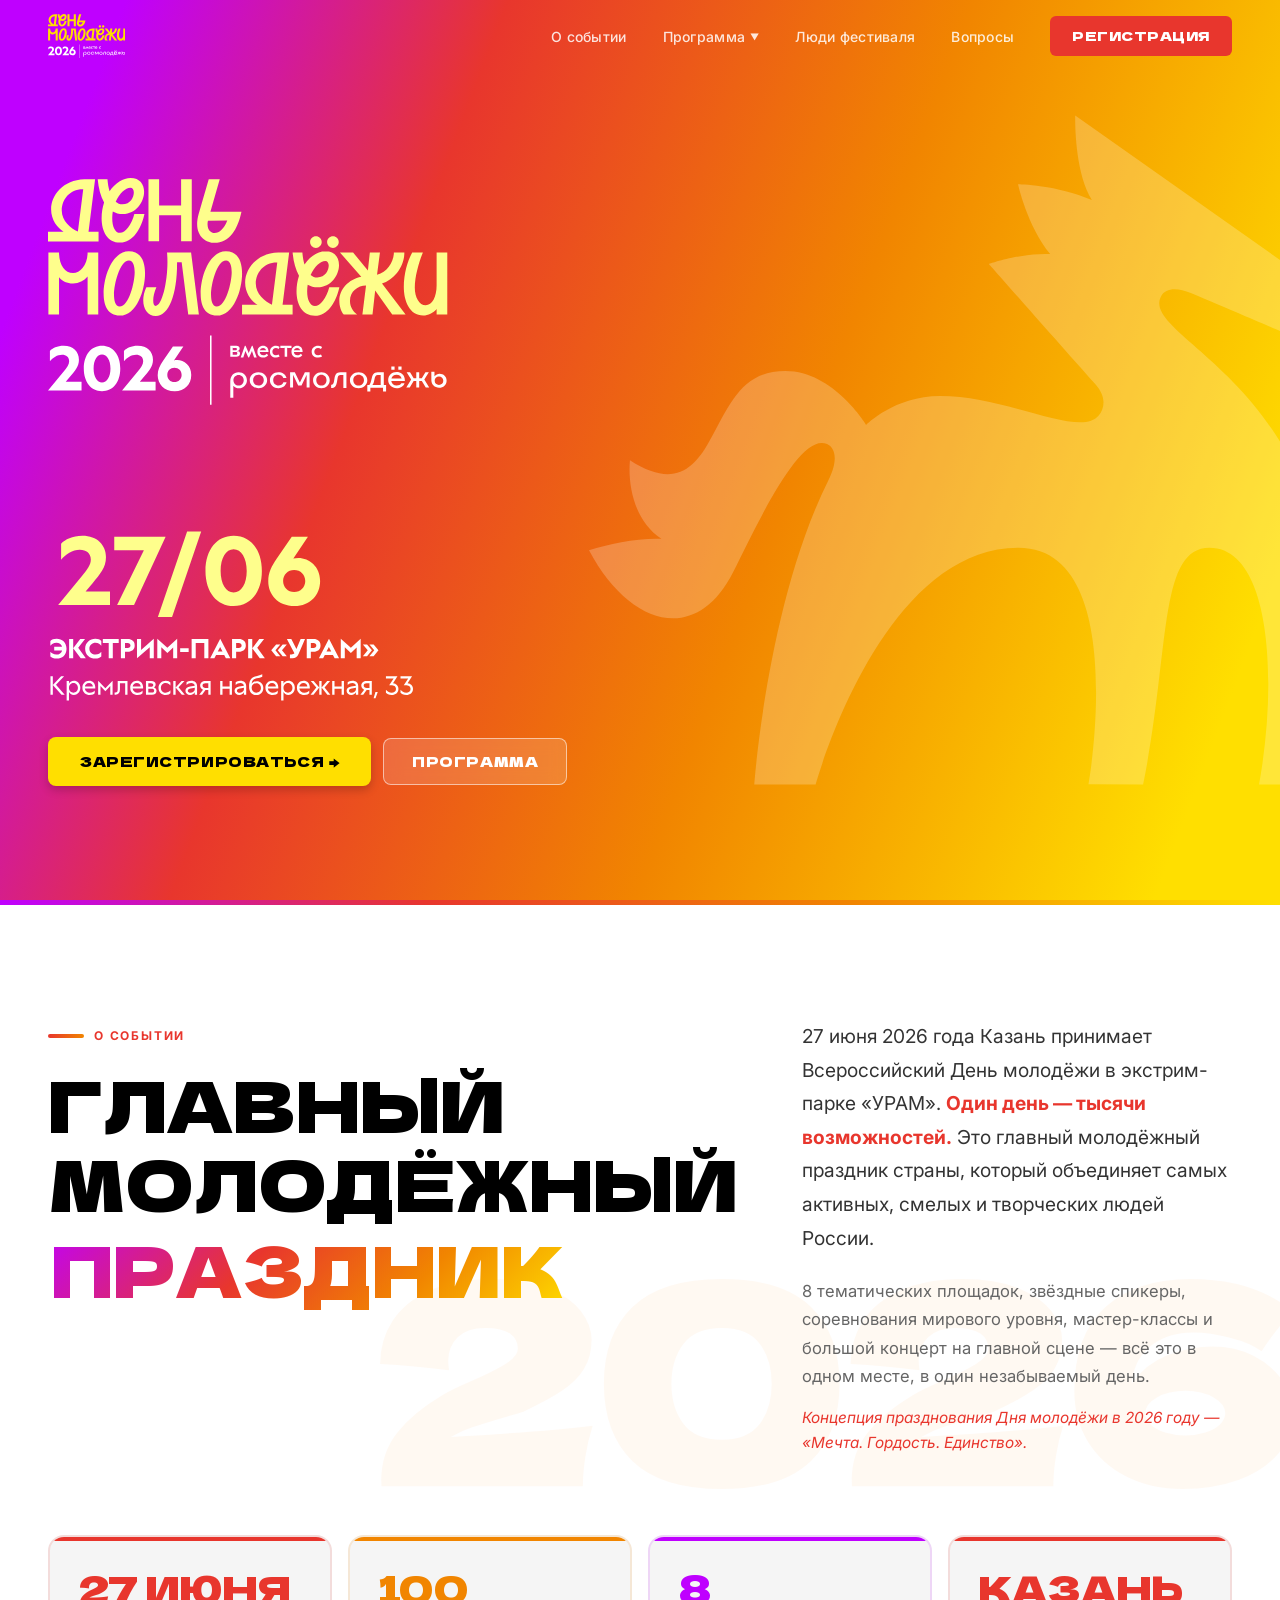
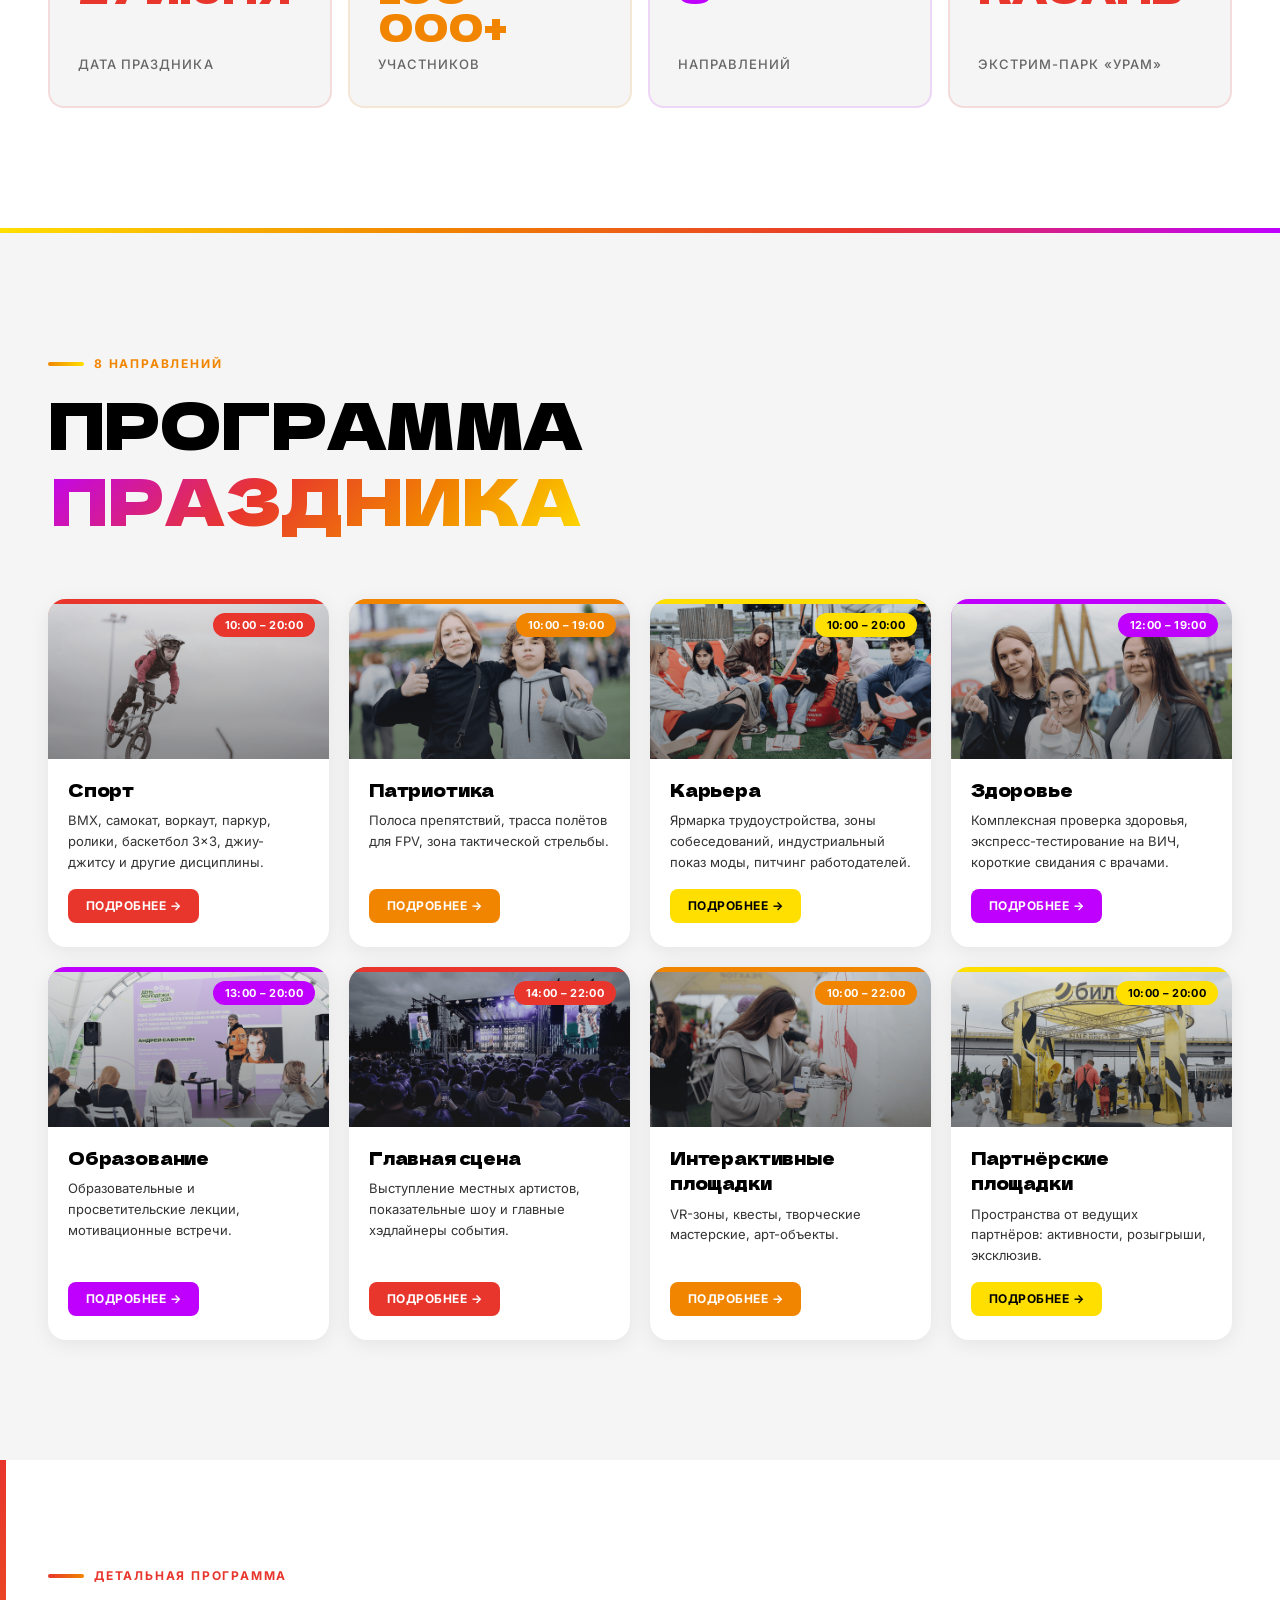
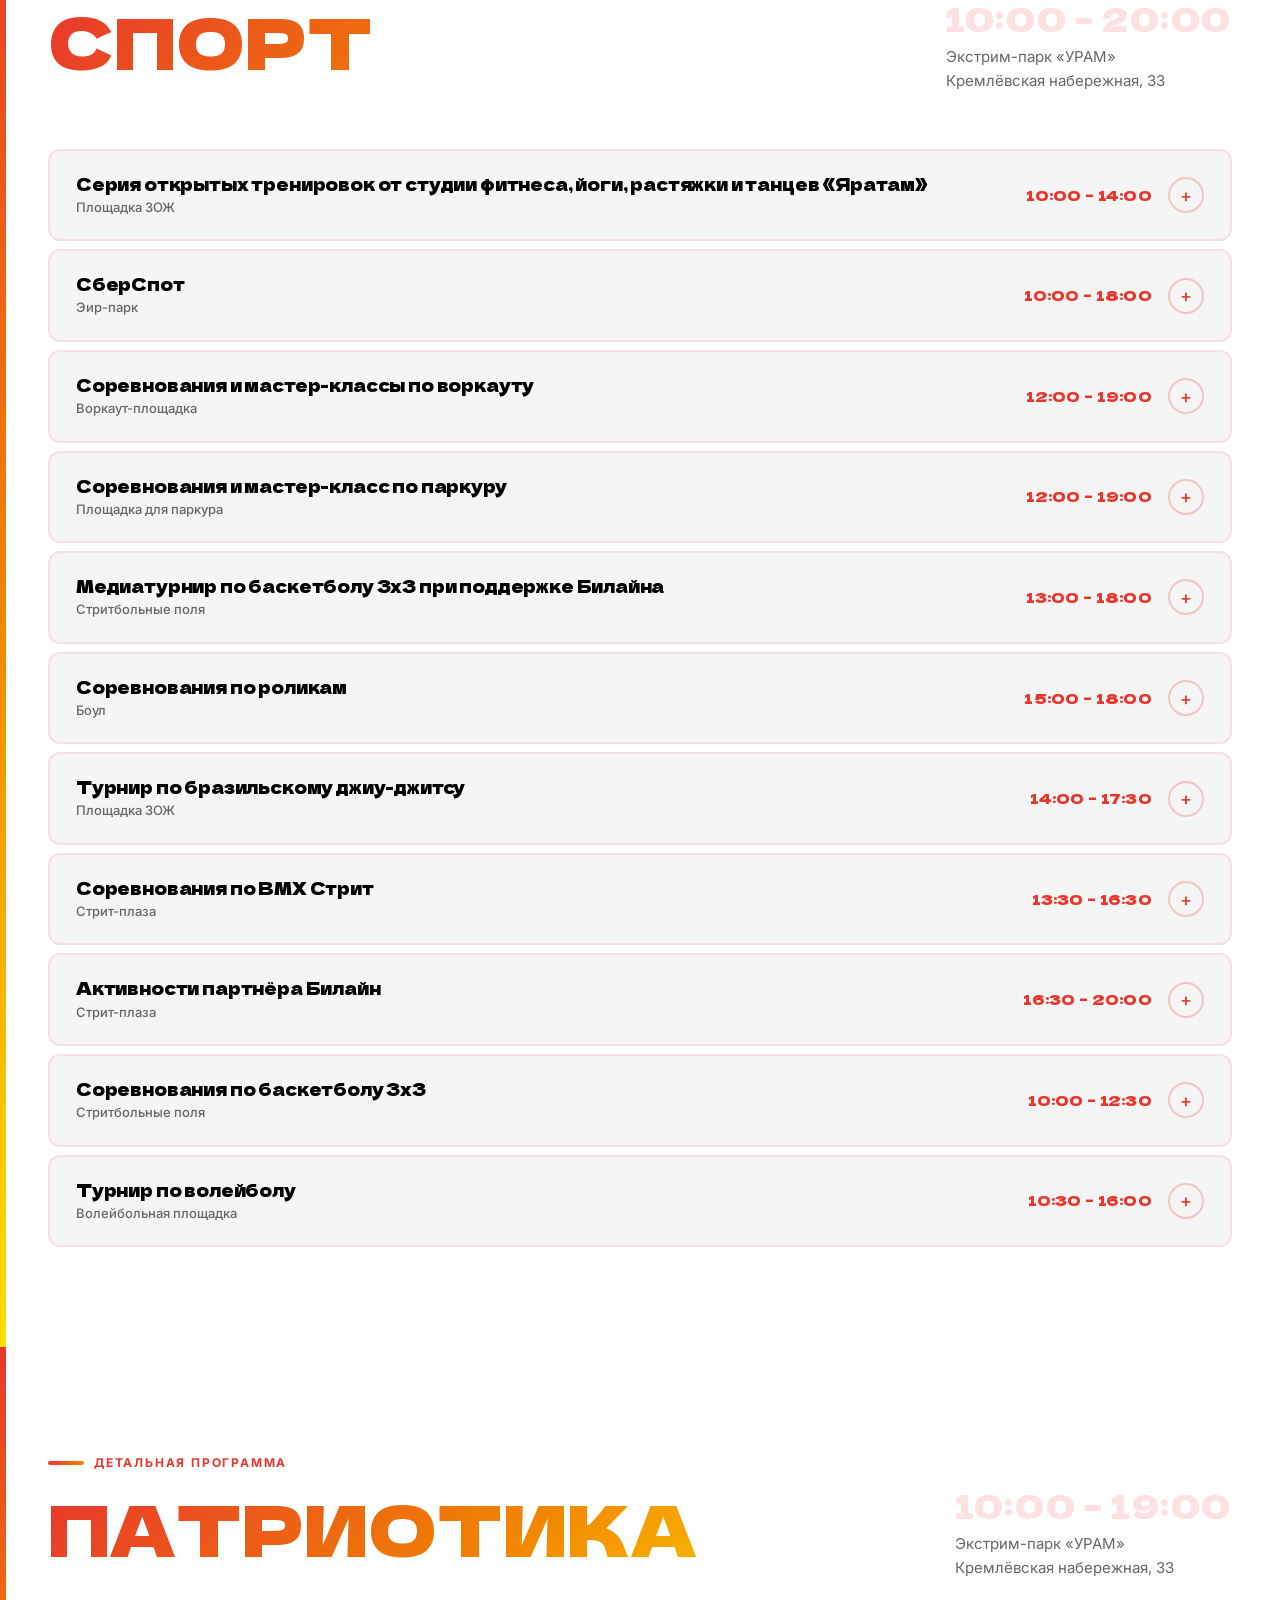
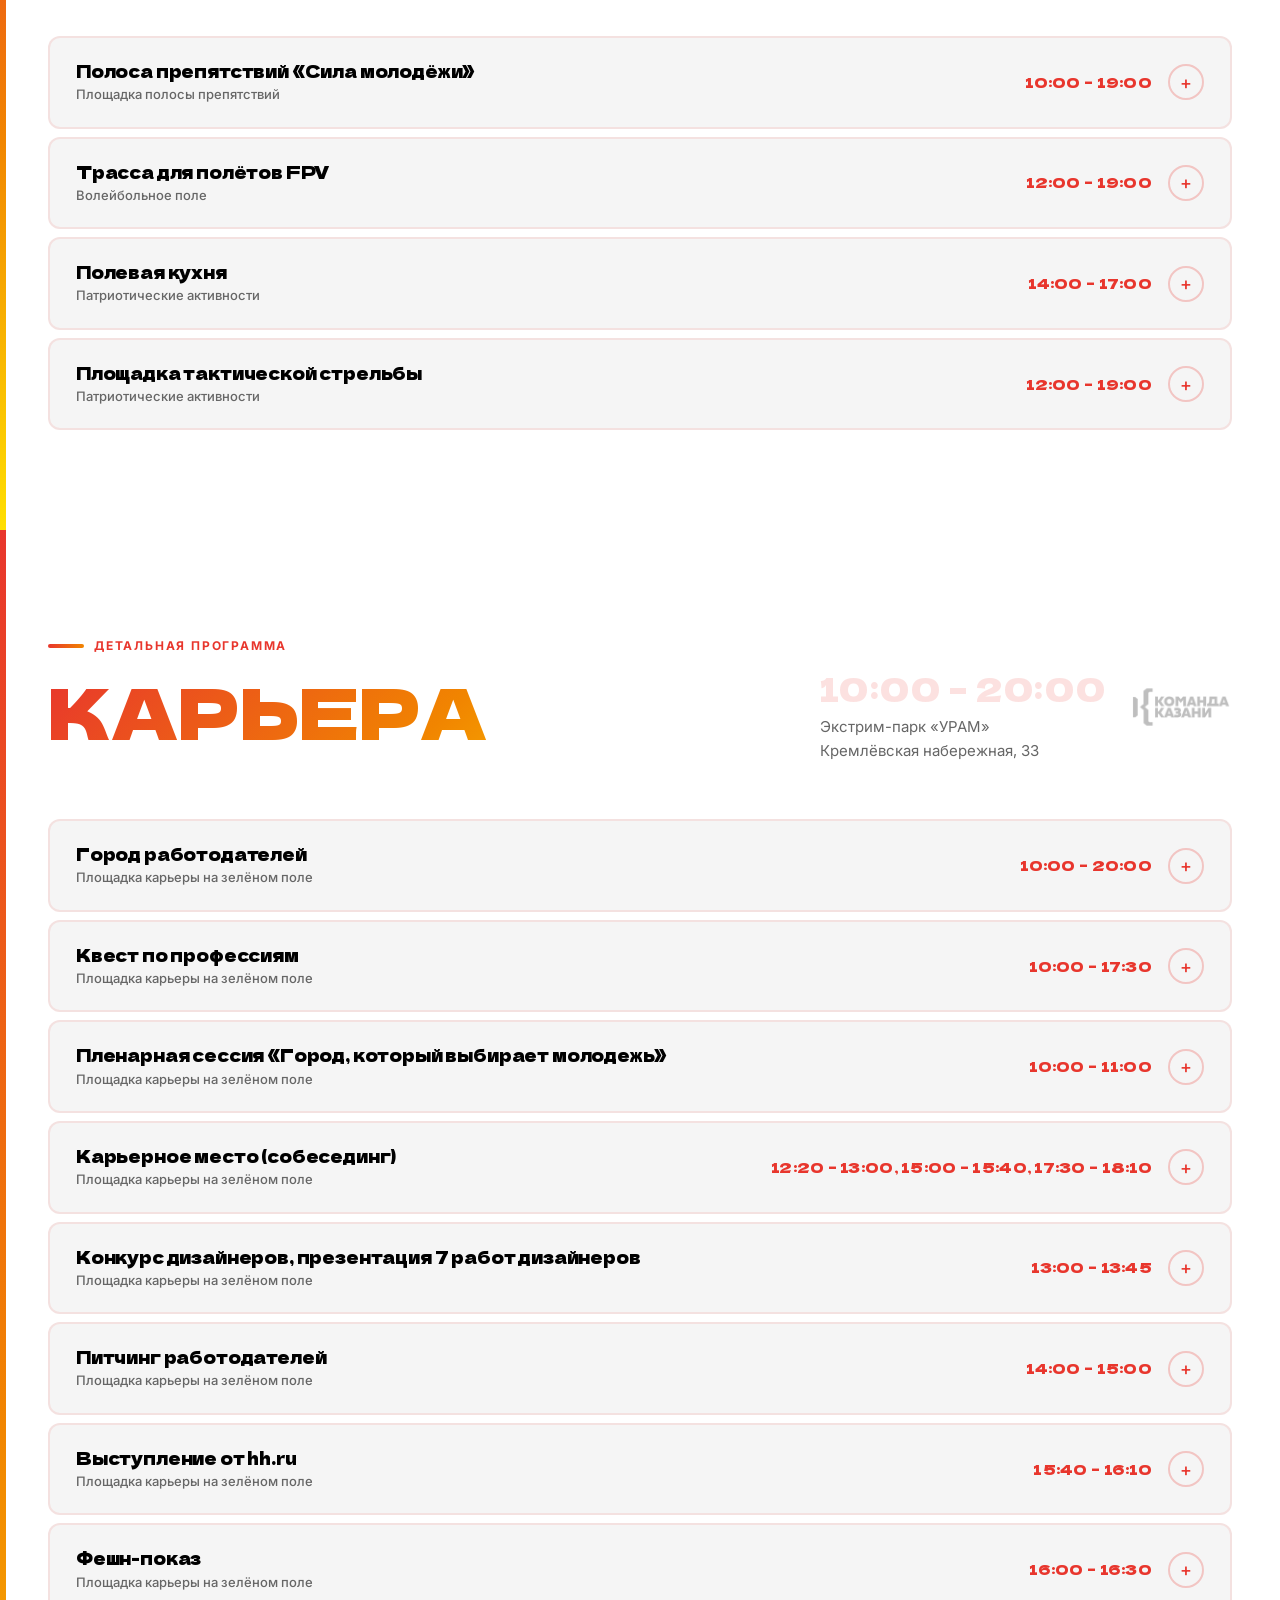
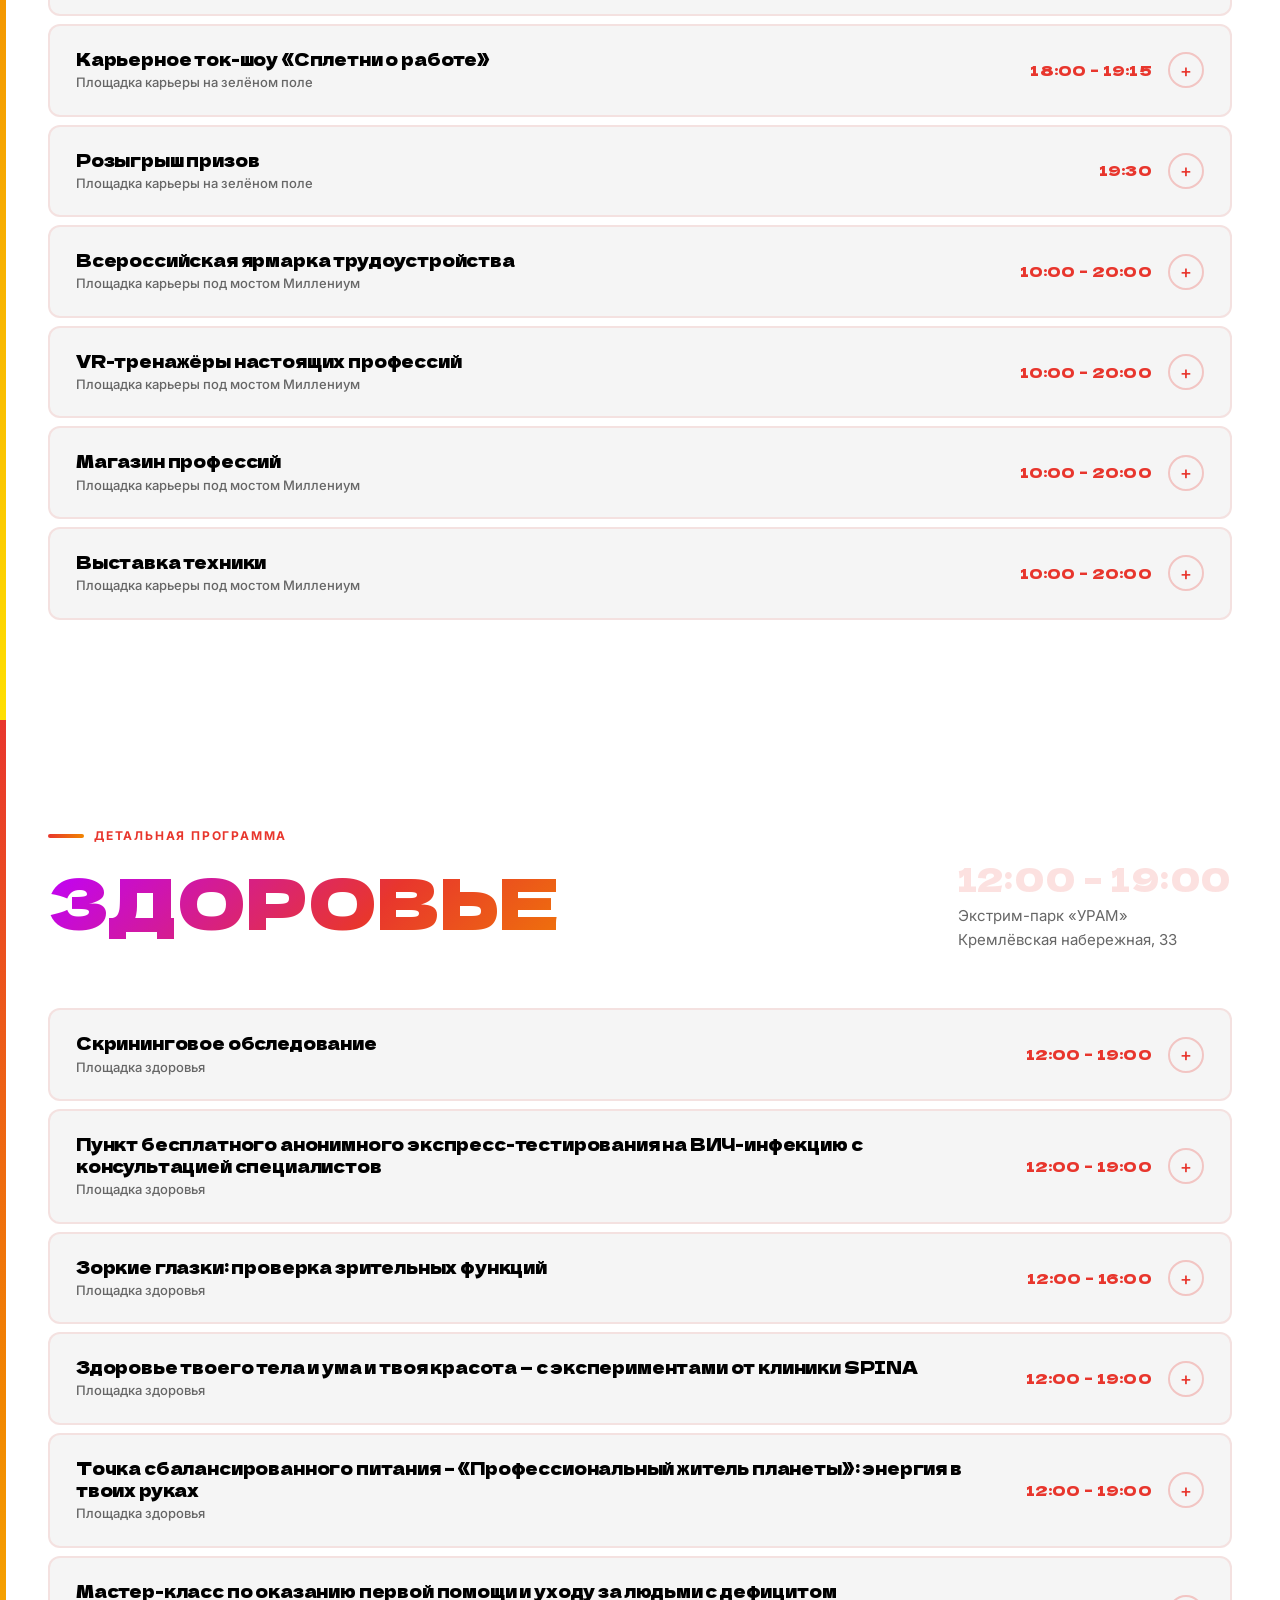
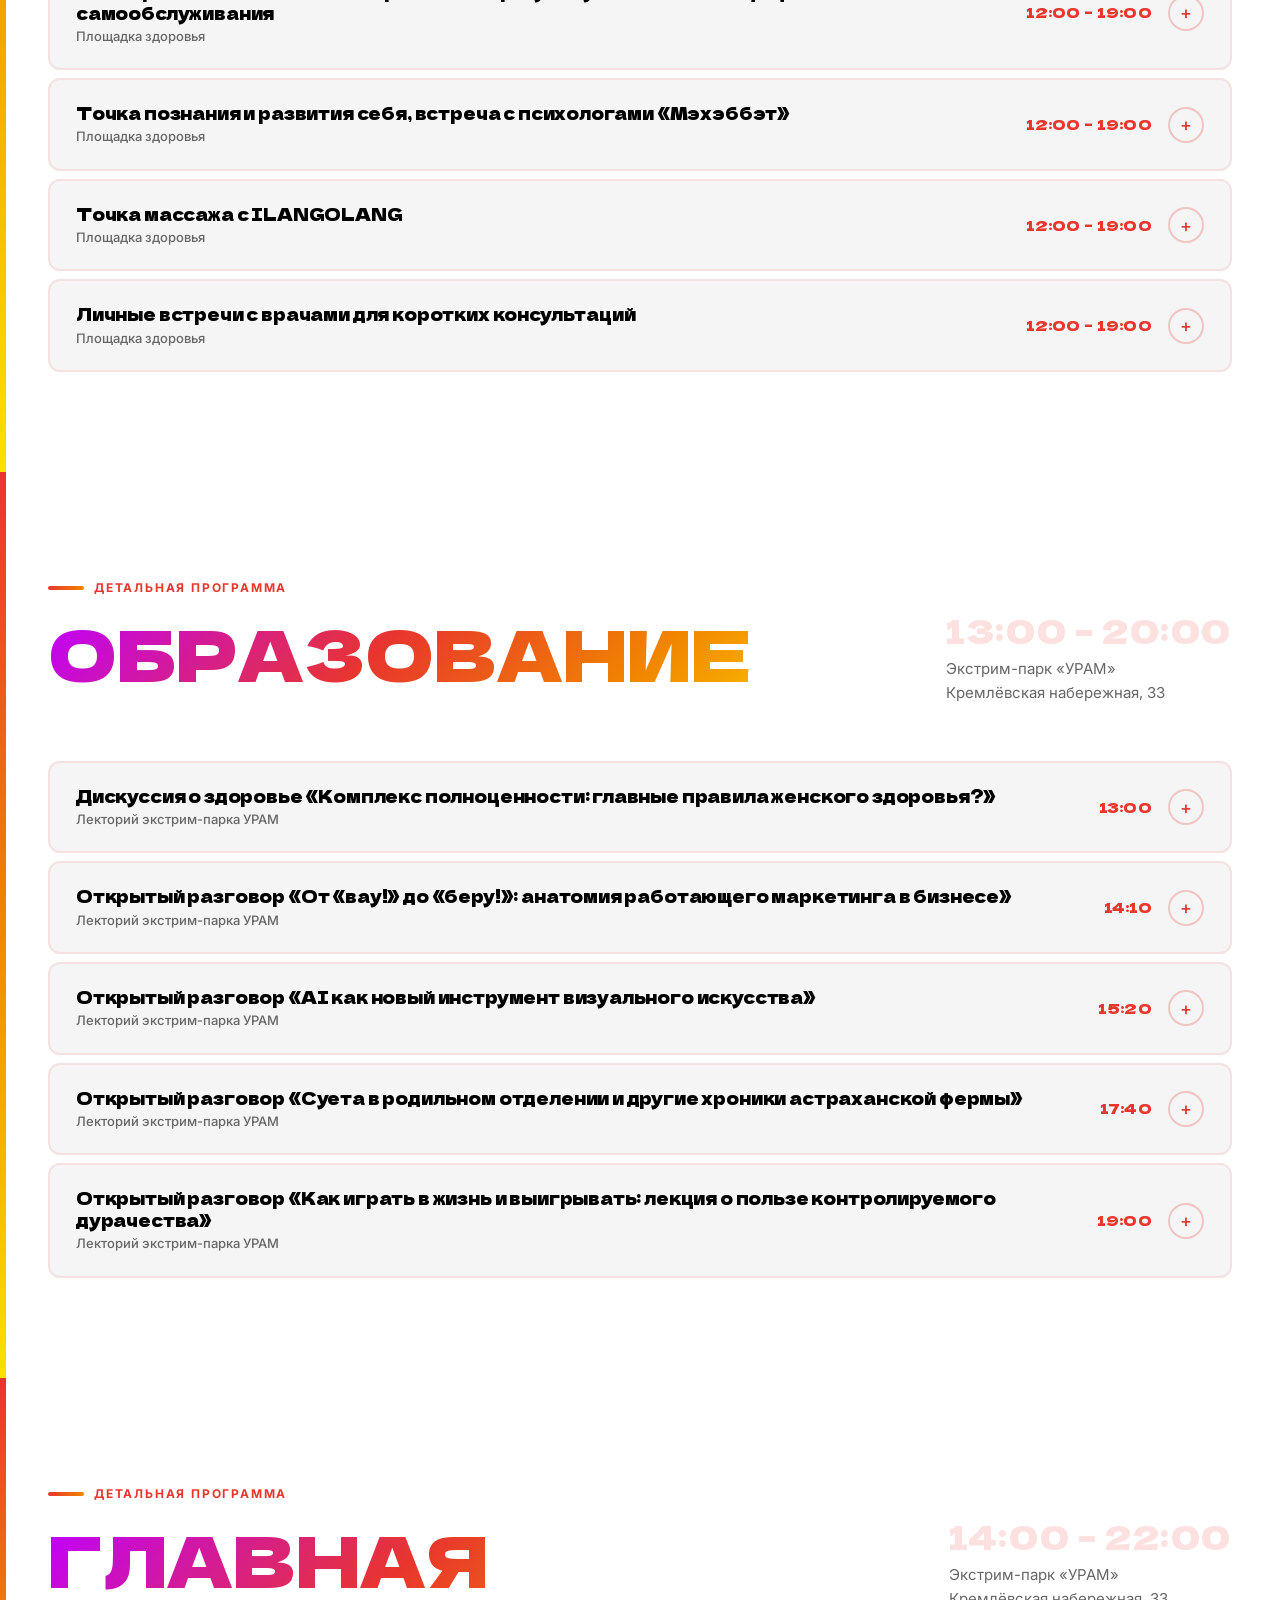
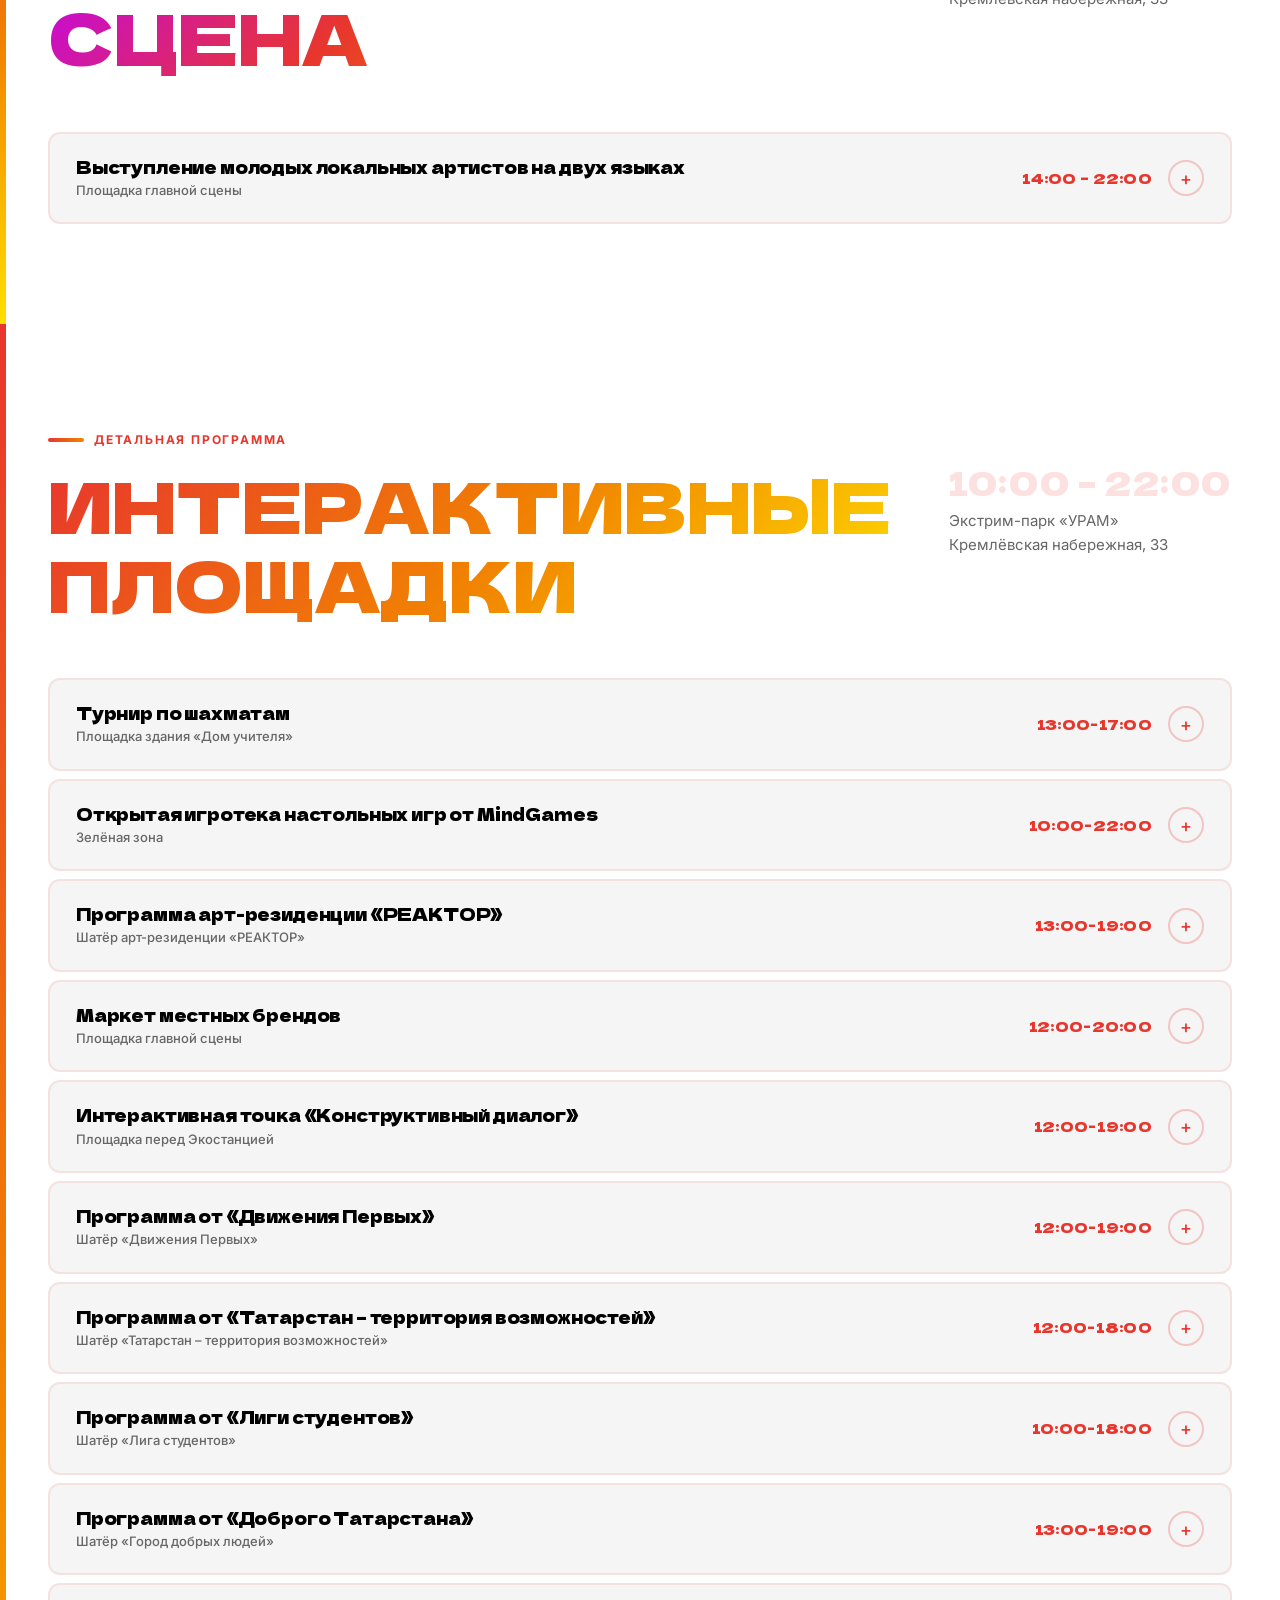
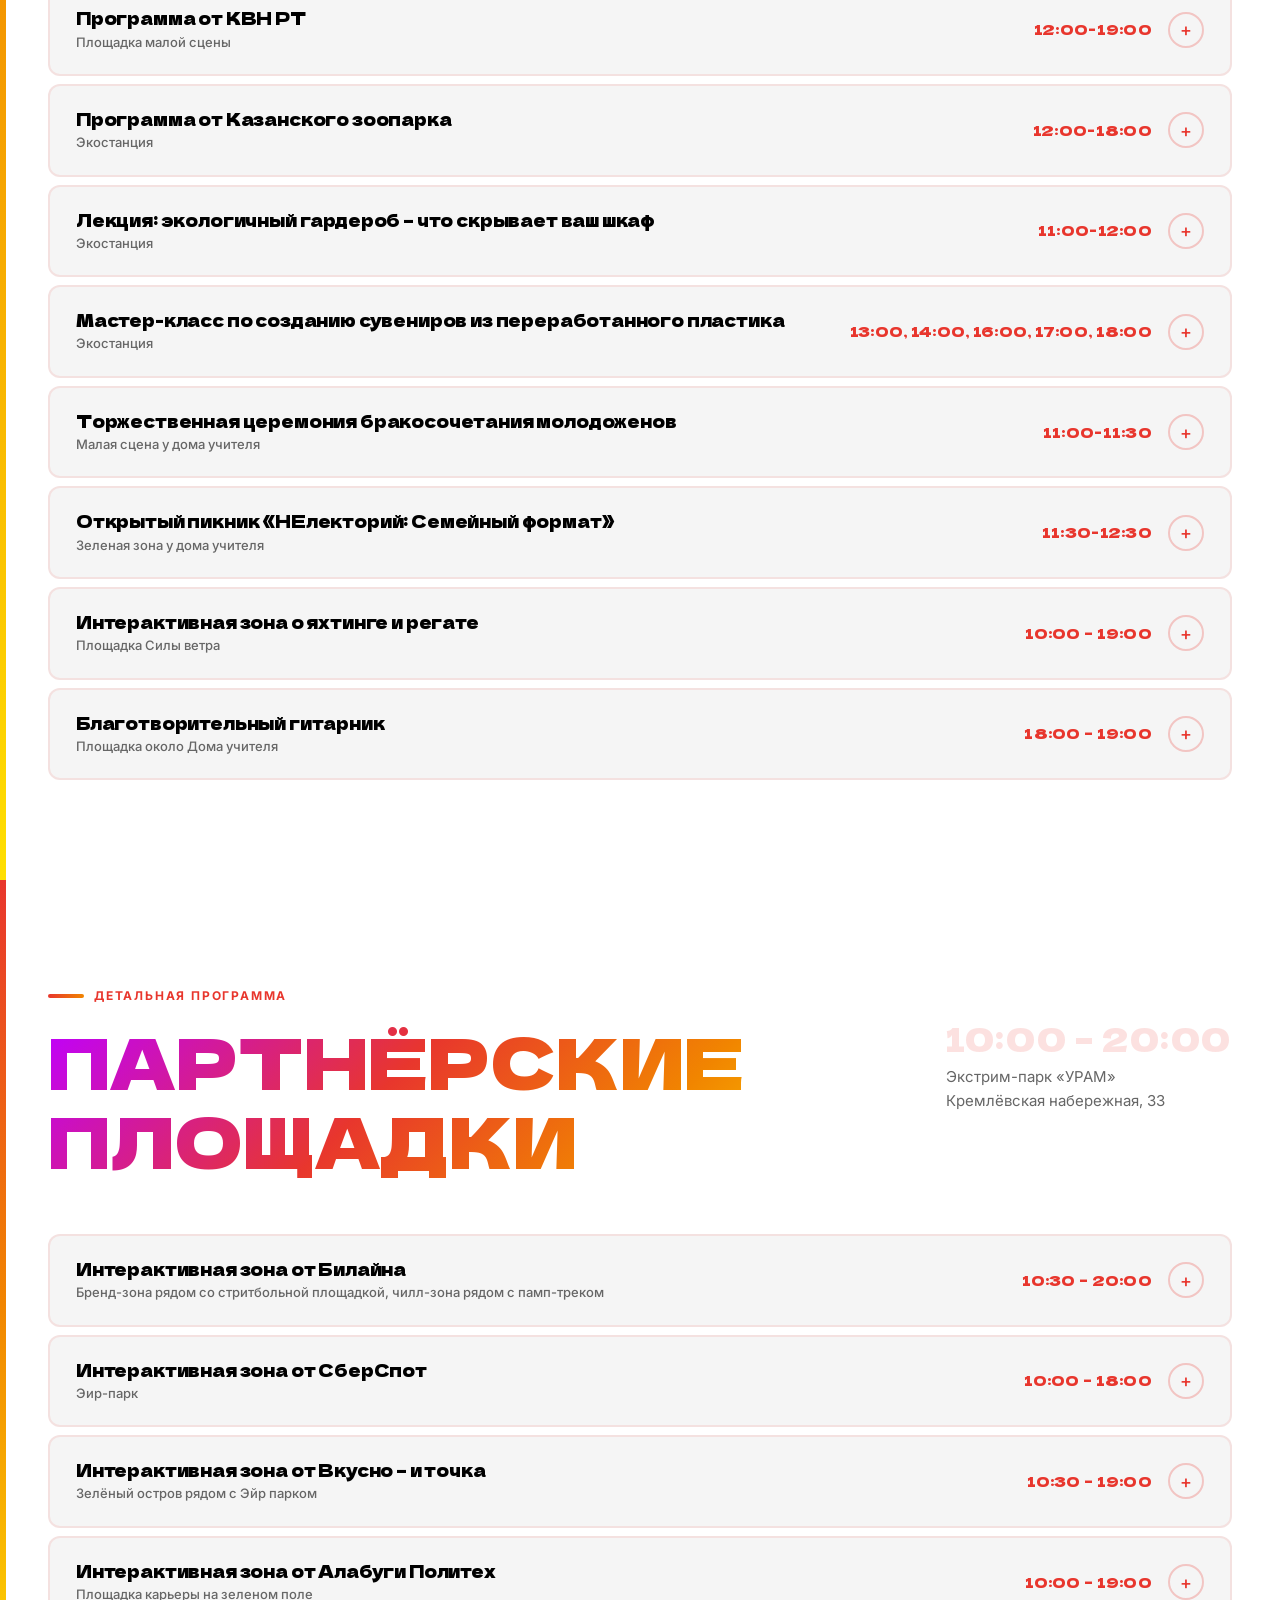
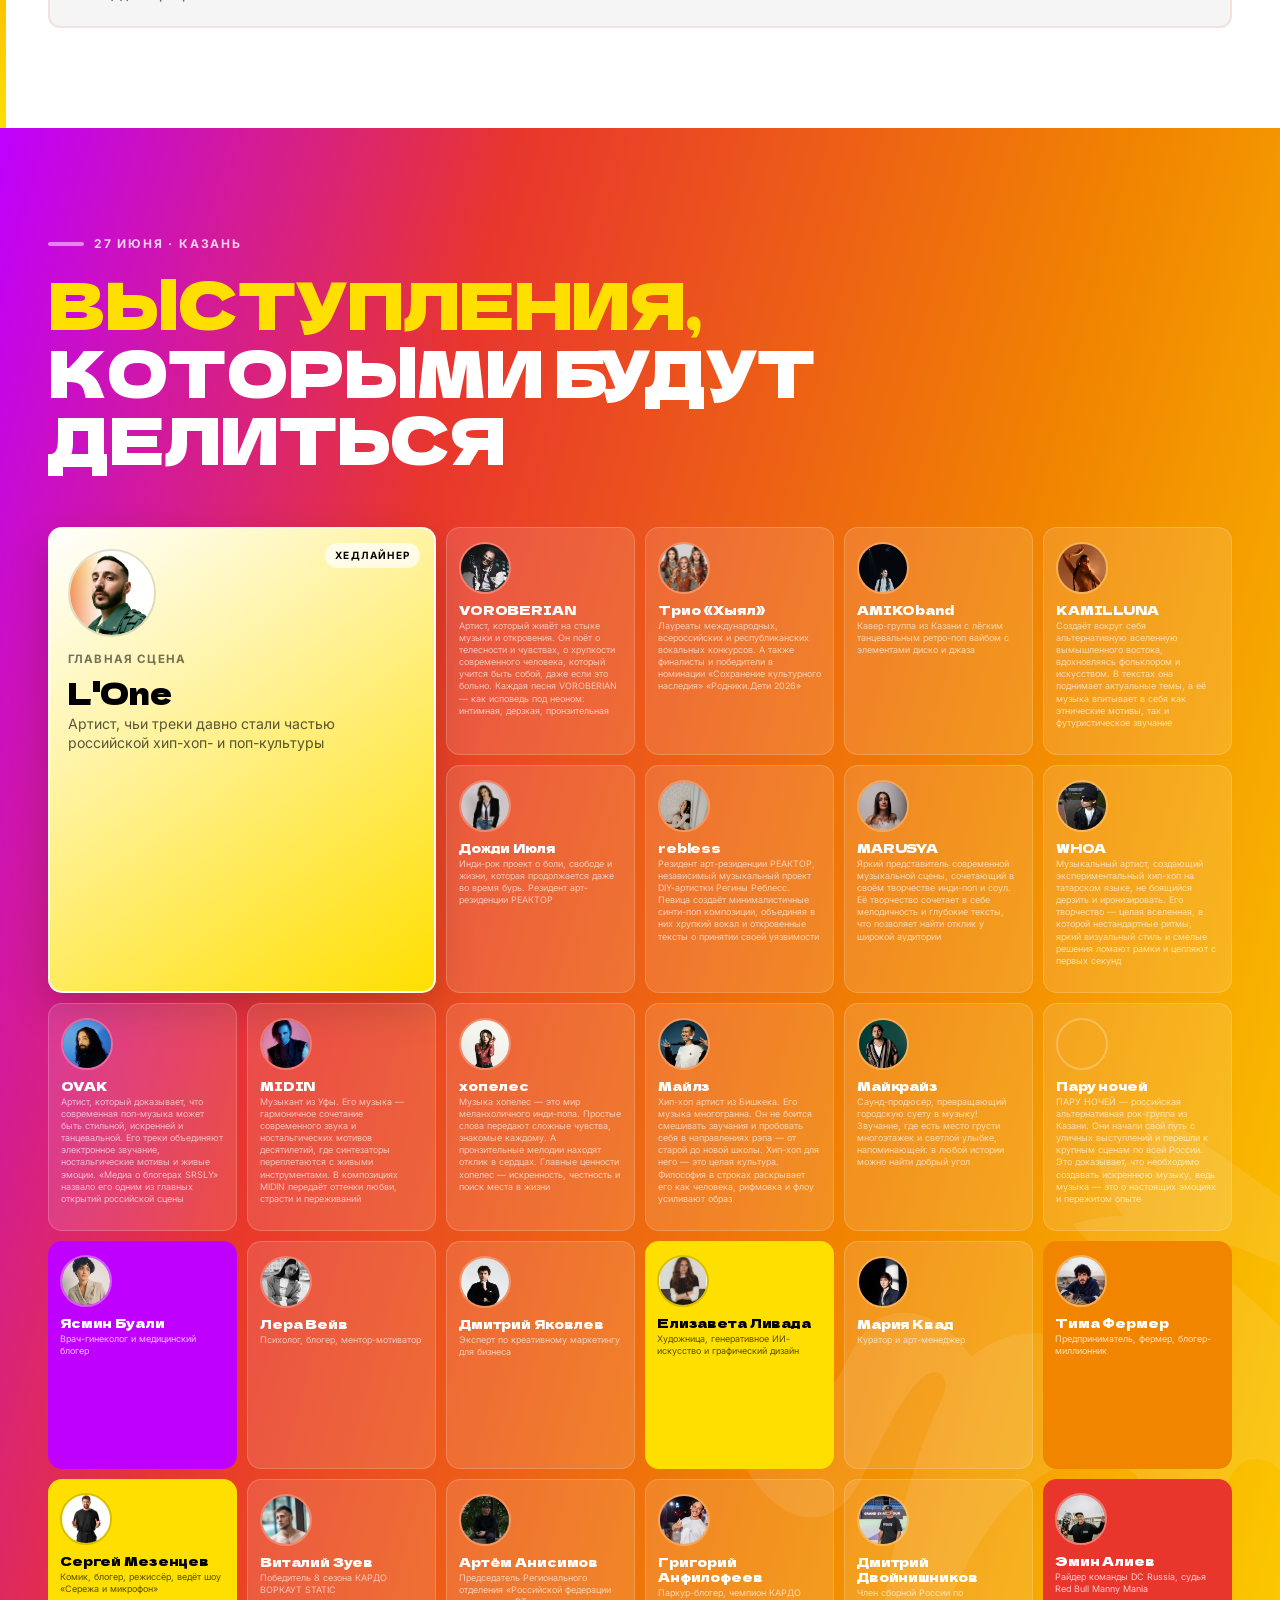
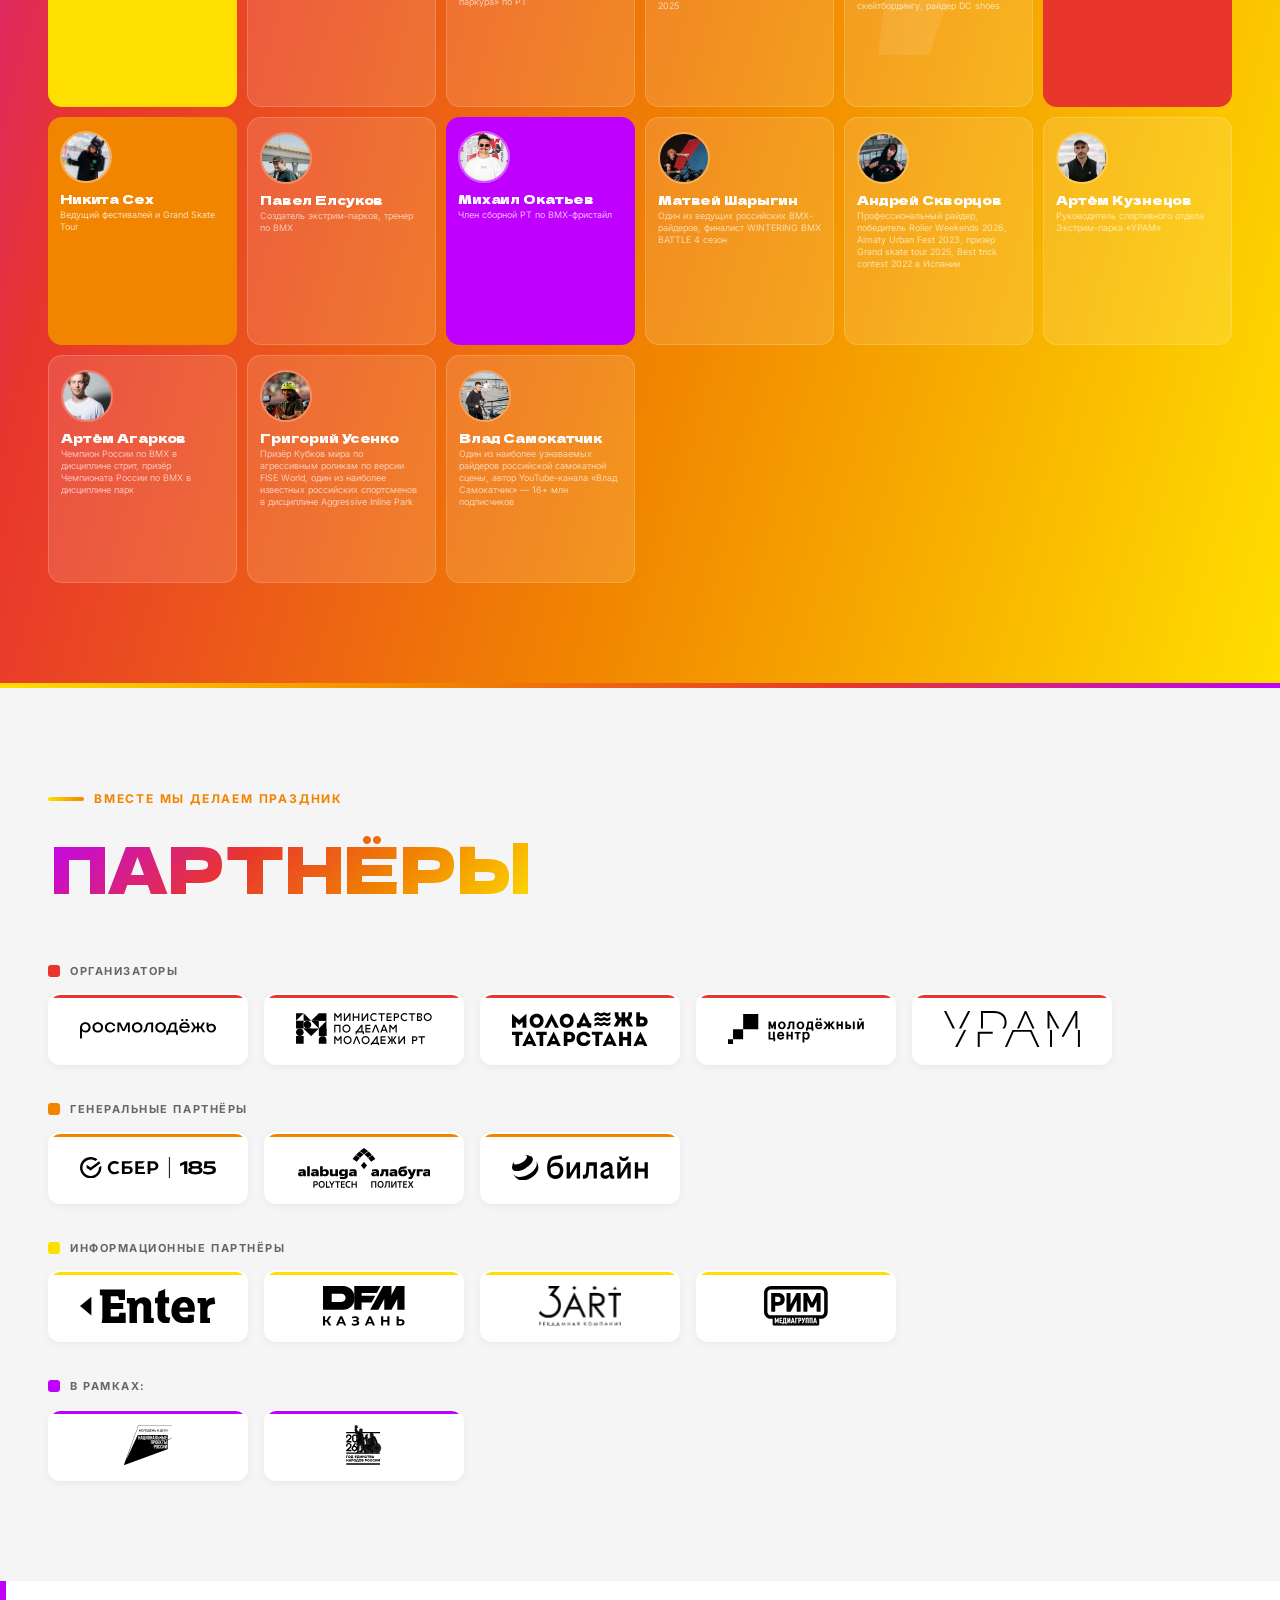
<file: index.html>
<!DOCTYPE html>
  <html lang="ru">
    <head>
      <meta charset="UTF-8" />
      <meta name="viewport" content="width=device-width, initial-scale=1.0" />
      <title>День молодёжи Татарстан 2026 — Казань, 27 июня | День молодёжи РТ</title>
      <meta
        name="description"
        content="День молодёжи Татарстан и День молодёжи РТ 2026 в Казани — 27 июня в экстрим-парке «УРАМ». Программа праздника, спикеры, регистрация."
      />
      <meta
        name="keywords"
        content="день молодежи татарстан, день молодежи казань, день молодежи 2026 казань, день молодежи рт, день молодёжи татарстан, день молодёжи казань"
      />
      <meta name="robots" content="index, follow" />
      <link rel="preload" as="image" href="/images/speakers/lone-headliner.jpg" fetchpriority="high" />
      <link rel="icon" href="/favicon.ico" sizes="any" />
      <link rel="icon" type="image/png" sizes="120x120" href="/favicon-120x120.png" />
      <link rel="icon" type="image/png" sizes="48x48" href="/favicon-48x48.png" />
      <link rel="icon" type="image/png" sizes="32x32" href="/favicon-32x32.png" />
      <link rel="apple-touch-icon" sizes="180x180" href="/apple-touch-icon.png" />
      <meta property="og:image" content="https://деньмолодежитатарстан.рф/images/og-cover.png" />
      <meta property="og:image:width" content="1200" />
      <meta property="og:image:height" content="630" />
      <meta property="og:image:alt" content="День молодёжи Татарстан 2026 — Казань, 27 июня, экстрим-парк «УРАМ»" />
      <meta property="og:type" content="website" />
      <meta property="og:locale" content="ru_RU" />
      <meta property="og:site_name" content="День молодёжи Татарстан 2026" />
      <meta property="og:title" content="День молодёжи Татарстан 2026 — Казань, 27 июня" />
      <meta
        property="og:description"
        content="День молодёжи РТ 2026 в Казани — главный молодёжный праздник Татарстана в экстрим-парке «УРАМ». Программа и регистрация."
      />
      <meta property="og:url" content="https://деньмолодежитатарстан.рф/" />
      <meta name="twitter:card" content="summary_large_image" />
      <meta name="twitter:title" content="День молодёжи Татарстан 2026 — Казань" />
      <meta name="twitter:image" content="https://деньмолодежитатарстан.рф/images/og-cover.png" />
      <meta
        name="twitter:description"
        content="День молодёжи 2026 Казань — 27 июня, экстрим-парк «УРАМ». Программа праздника и регистрация."
      />
      <script type="application/ld+json">
        {
          "@context": "https://schema.org",
          "@type": "Event",
          "name": "День молодёжи Татарстан 2026",
          "alternateName": [
            "День молодёжи РТ 2026",
            "День молодёжи Казань 2026"
          ],
          "description": "Главный молодёжный праздник Татарстана в Казани — спорт, карьера, образование, главная сцена и интерактивные площадки.",
          "startDate": "2026-06-27",
          "endDate": "2026-06-27",
          "eventAttendanceMode": "https://schema.org/OfflineEventAttendanceMode",
          "eventStatus": "https://schema.org/EventScheduled",
          "url": "https://деньмолодежитатарстан.рф/",
          "image": "https://деньмолодежитатарстан.рф/images/og-cover.png",
          "location": {
            "@type": "Place",
            "name": "Экстрим-парк «УРАМ»",
            "address": {
              "@type": "PostalAddress",
              "addressLocality": "Казань",
              "addressRegion": "Республика Татарстан",
              "addressCountry": "RU"
            }
          },
          "organizer": {
            "@type": "Organization",
            "name": "День молодёжи Татарстан"
          }
        }
      </script>
      <style>
        html, body { height: 100%; margin: 0; }
        #root { height: 100%; }
        html:not(.program-titles-sized) .program-section .sport-header-title-text { opacity: 0; }
      </style>
      <script>
        (function () {
          var w = window.innerWidth;
          var pad = Math.min(48, w * 0.04) * 2;
          var col = w <= 768 ? Math.max(280, w - pad) : Math.max(320, Math.min(1280, w - pad) - 260 - 48);
          var size = w <= 768 ? Math.min(44, Math.max(28, Math.floor(col / 10))) : Math.min(120, Math.max(48, Math.floor(col / 7.5)));
          document.documentElement.style.setProperty('--program-section-title-size', size + 'px');
        })();
      </script>
      <script type="module" crossorigin src="/assets/index-CcoqGgmP.js"></script>
      <link rel="stylesheet" crossorigin href="/assets/index-BA8D3Kj_.css">
    </head>

    <body>
      <h1
        style="position:absolute;width:1px;height:1px;padding:0;margin:-1px;overflow:hidden;clip:rect(0,0,0,0);white-space:nowrap;border:0"
      >
        День молодёжи Татарстан 2026 в Казани — День молодёжи РТ
      </h1>
      <div id="root"></div>
      <!-- Yandex.Metrika counter -->
      <script type="text/javascript">
        (function(m,e,t,r,i,k,a){
          m[i]=m[i]||function(){(m[i].a=m[i].a||[]).push(arguments)};
          m[i].l=1*new Date();
          for (var j = 0; j < document.scripts.length; j++) {if (document.scripts[j].src === r) { return; }}
          k=e.createElement(t),a=e.getElementsByTagName(t)[0],k.async=1,k.src=r,a.parentNode.insertBefore(k,a)
        })(window, document,'script','https://mc.yandex.ru/metrika/tag.js?id=109942023', 'ym');

        ym(109942023, 'init', {ssr:true, webvisor:true, clickmap:true, ecommerce:"dataLayer", referrer: document.referrer, url: location.href, accurateTrackBounce:true, trackLinks:true});
      </script>
      <noscript><div><img src="https://mc.yandex.ru/watch/109942023" style="position:absolute; left:-9999px;" alt="" /></div></noscript>
      <!-- /Yandex.Metrika counter -->
    </body>
  </html>
</file>
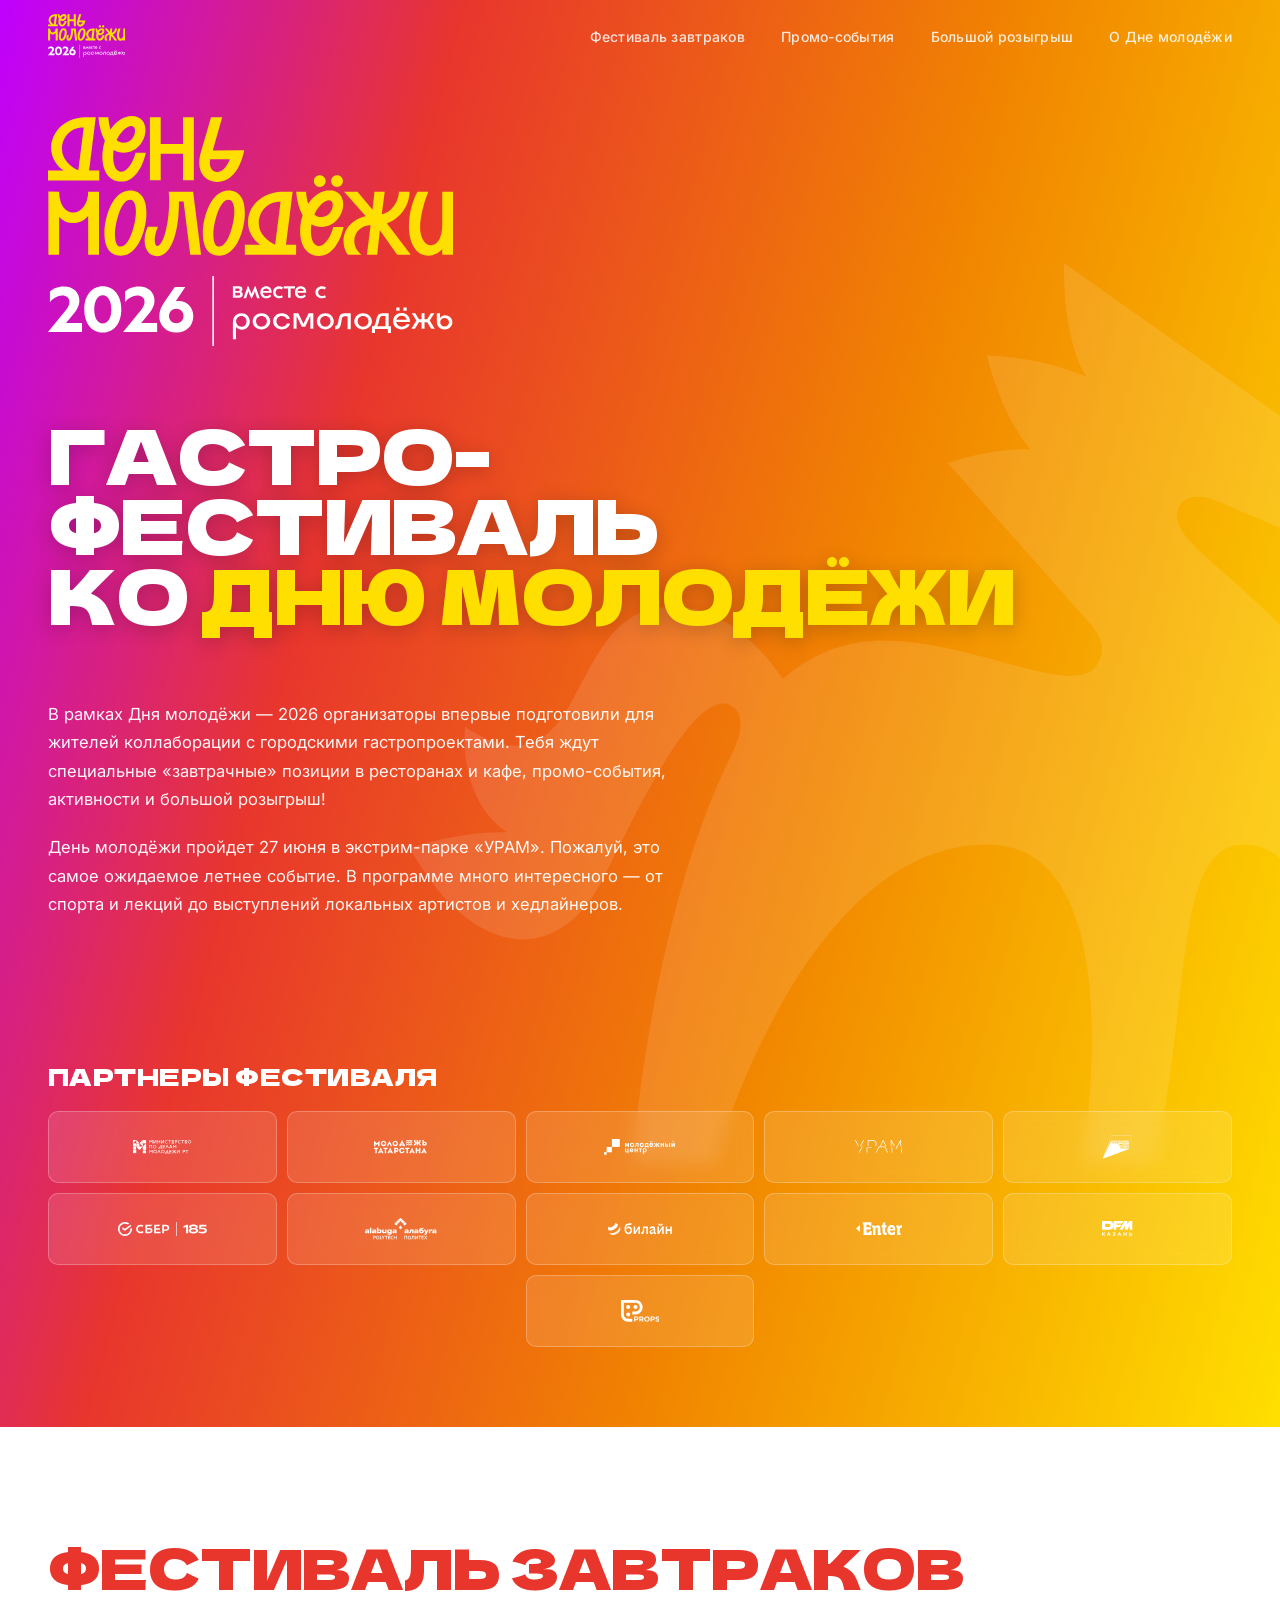
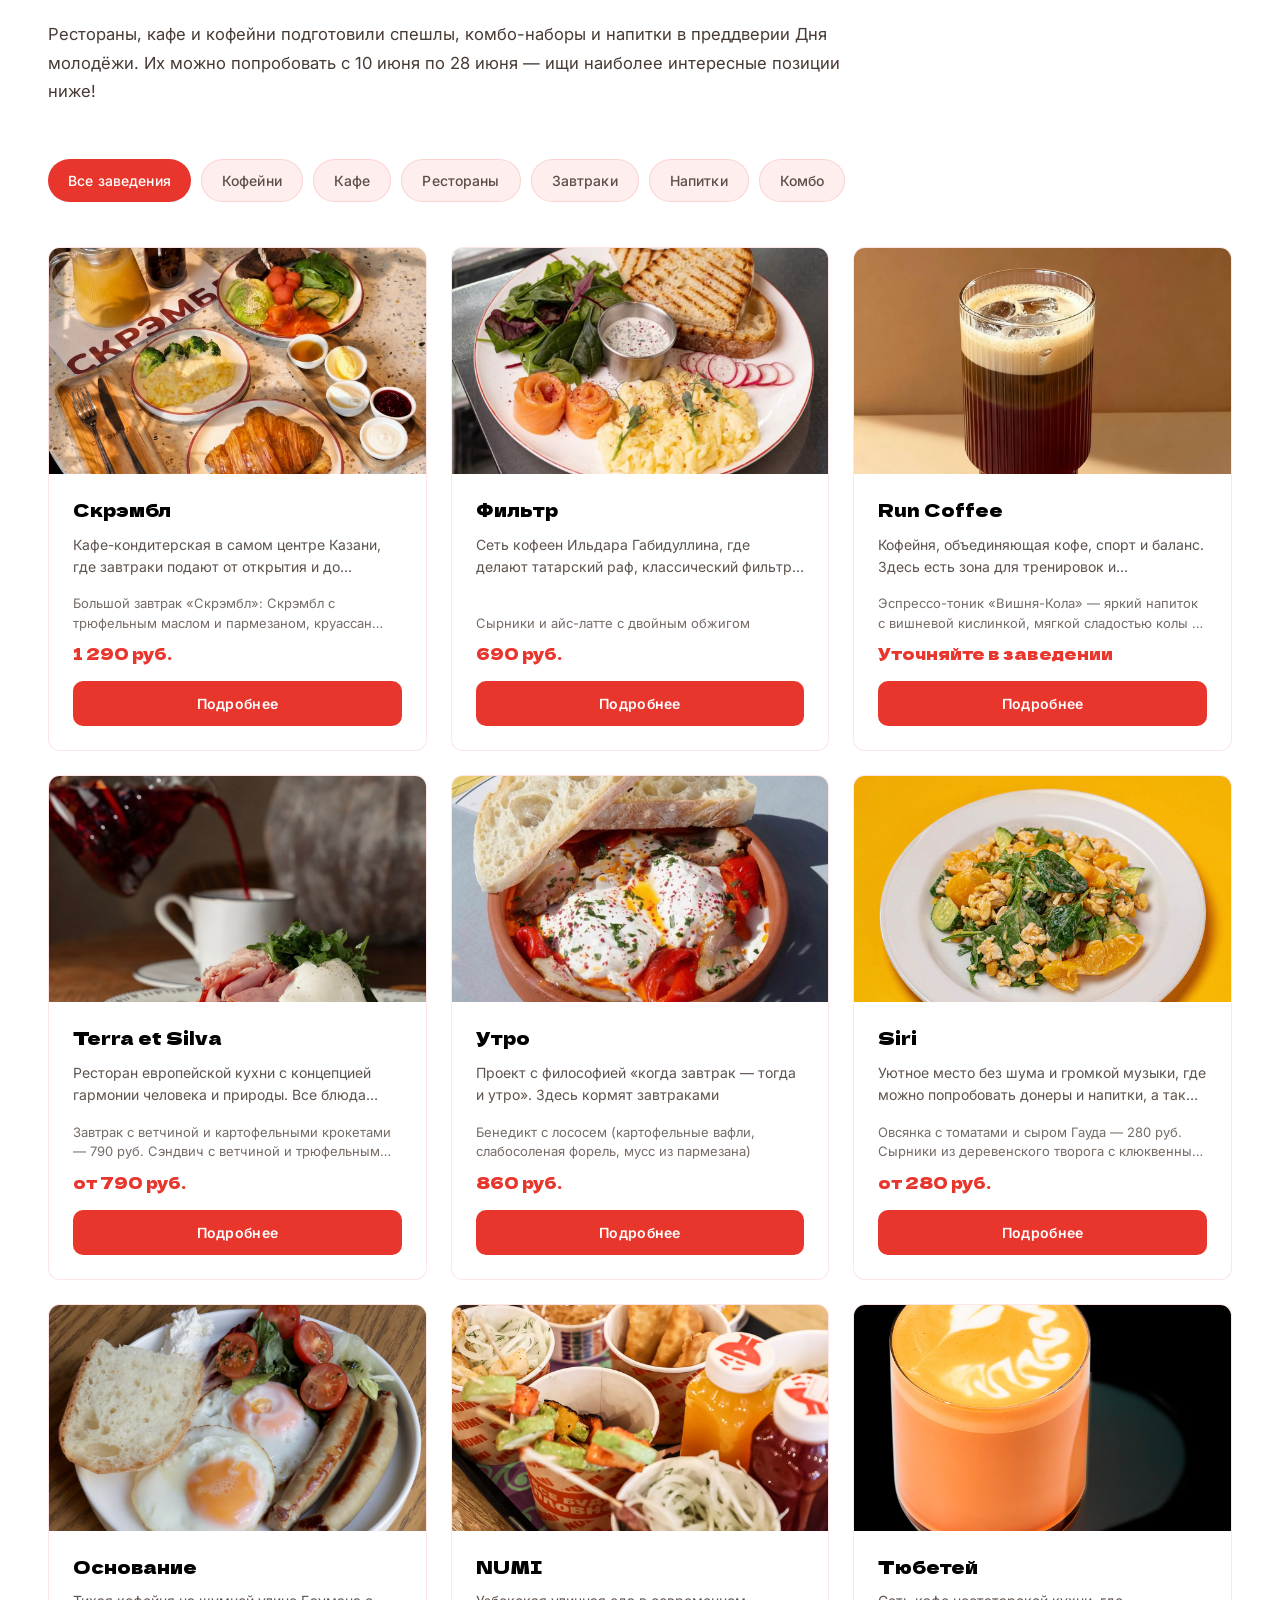
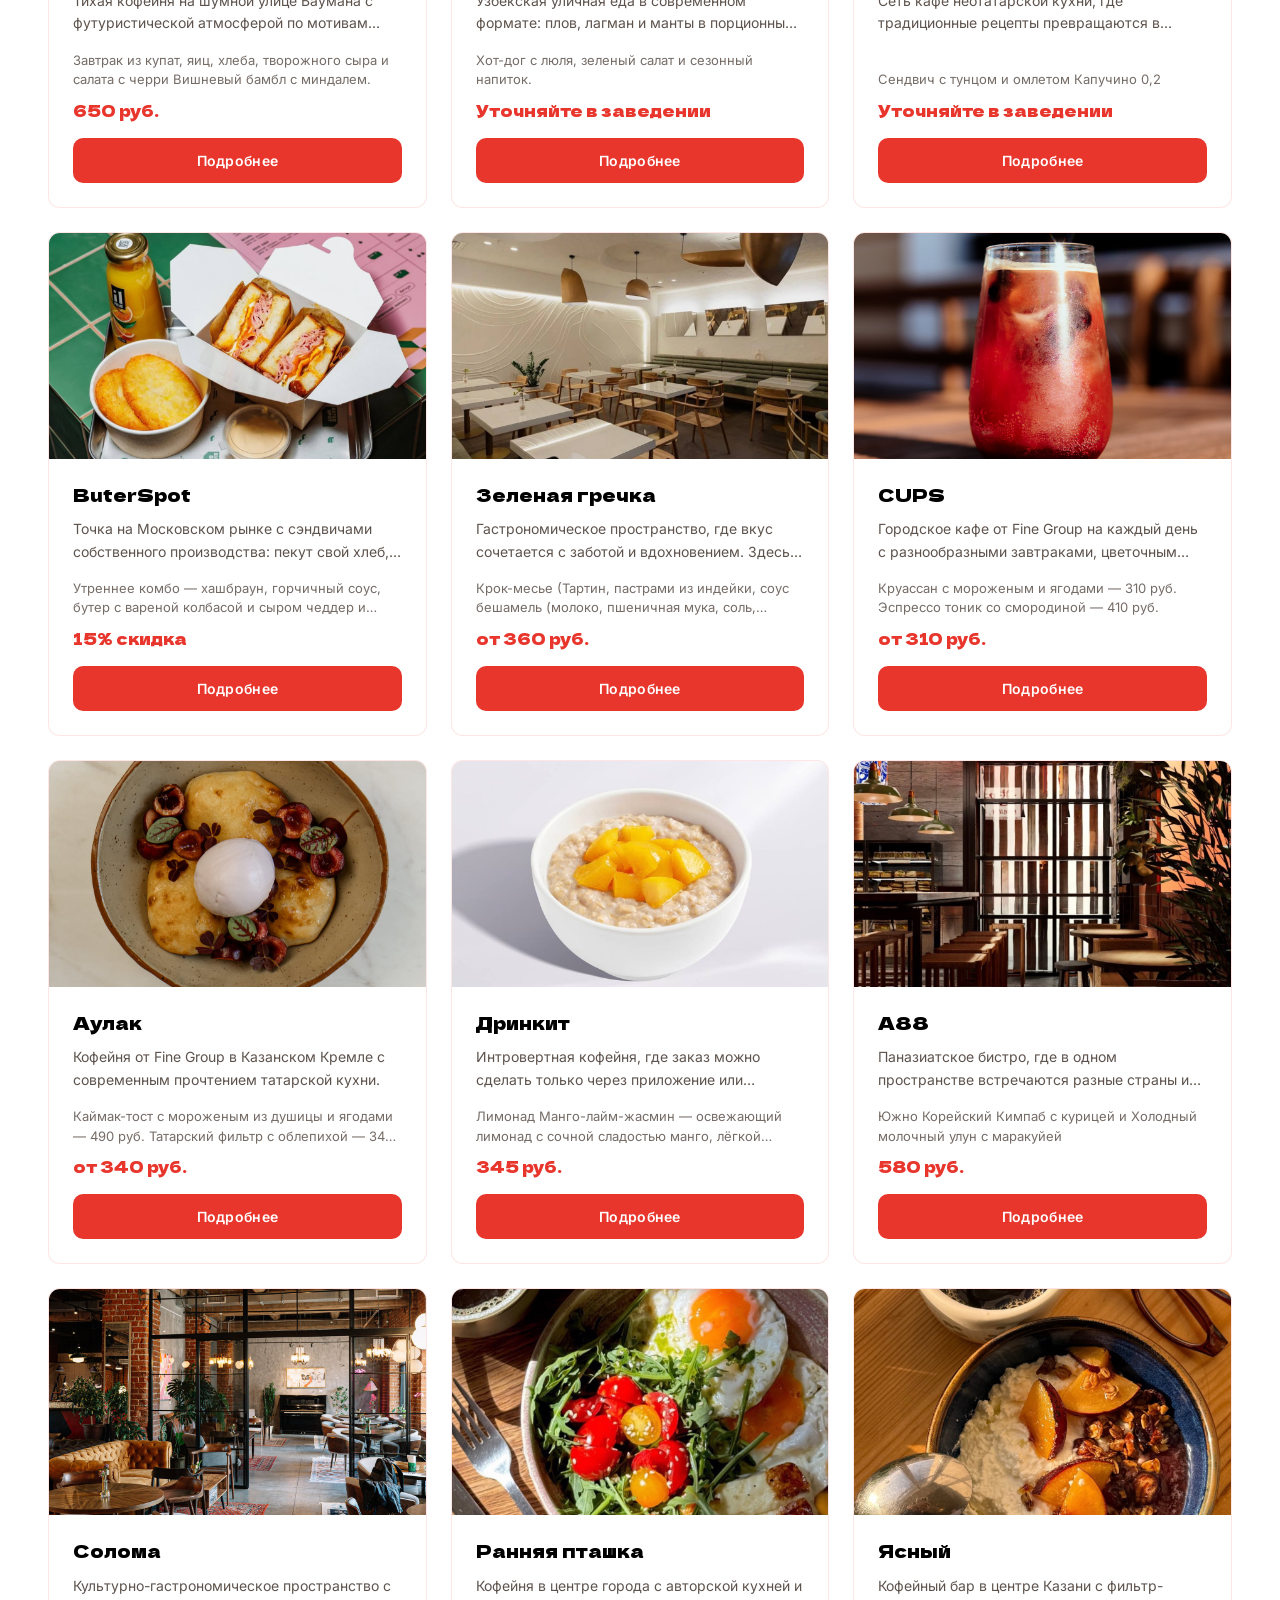
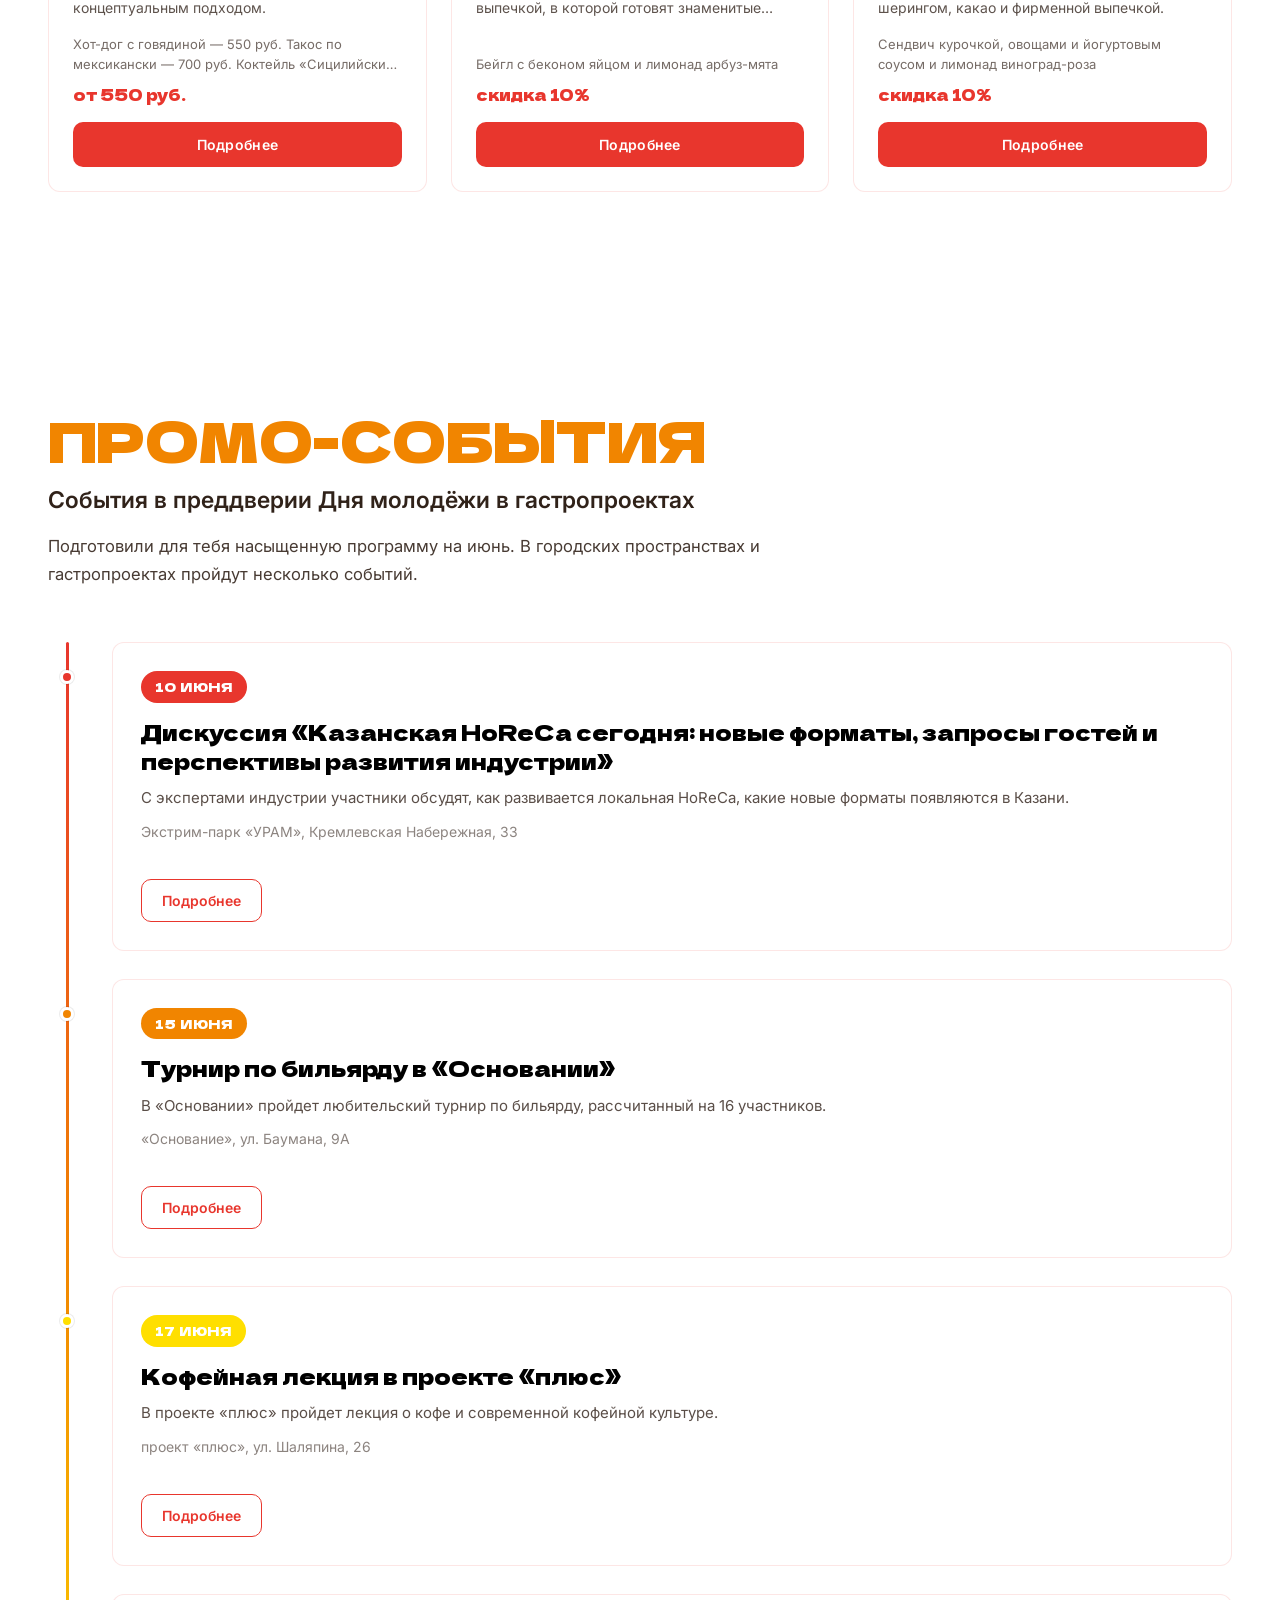
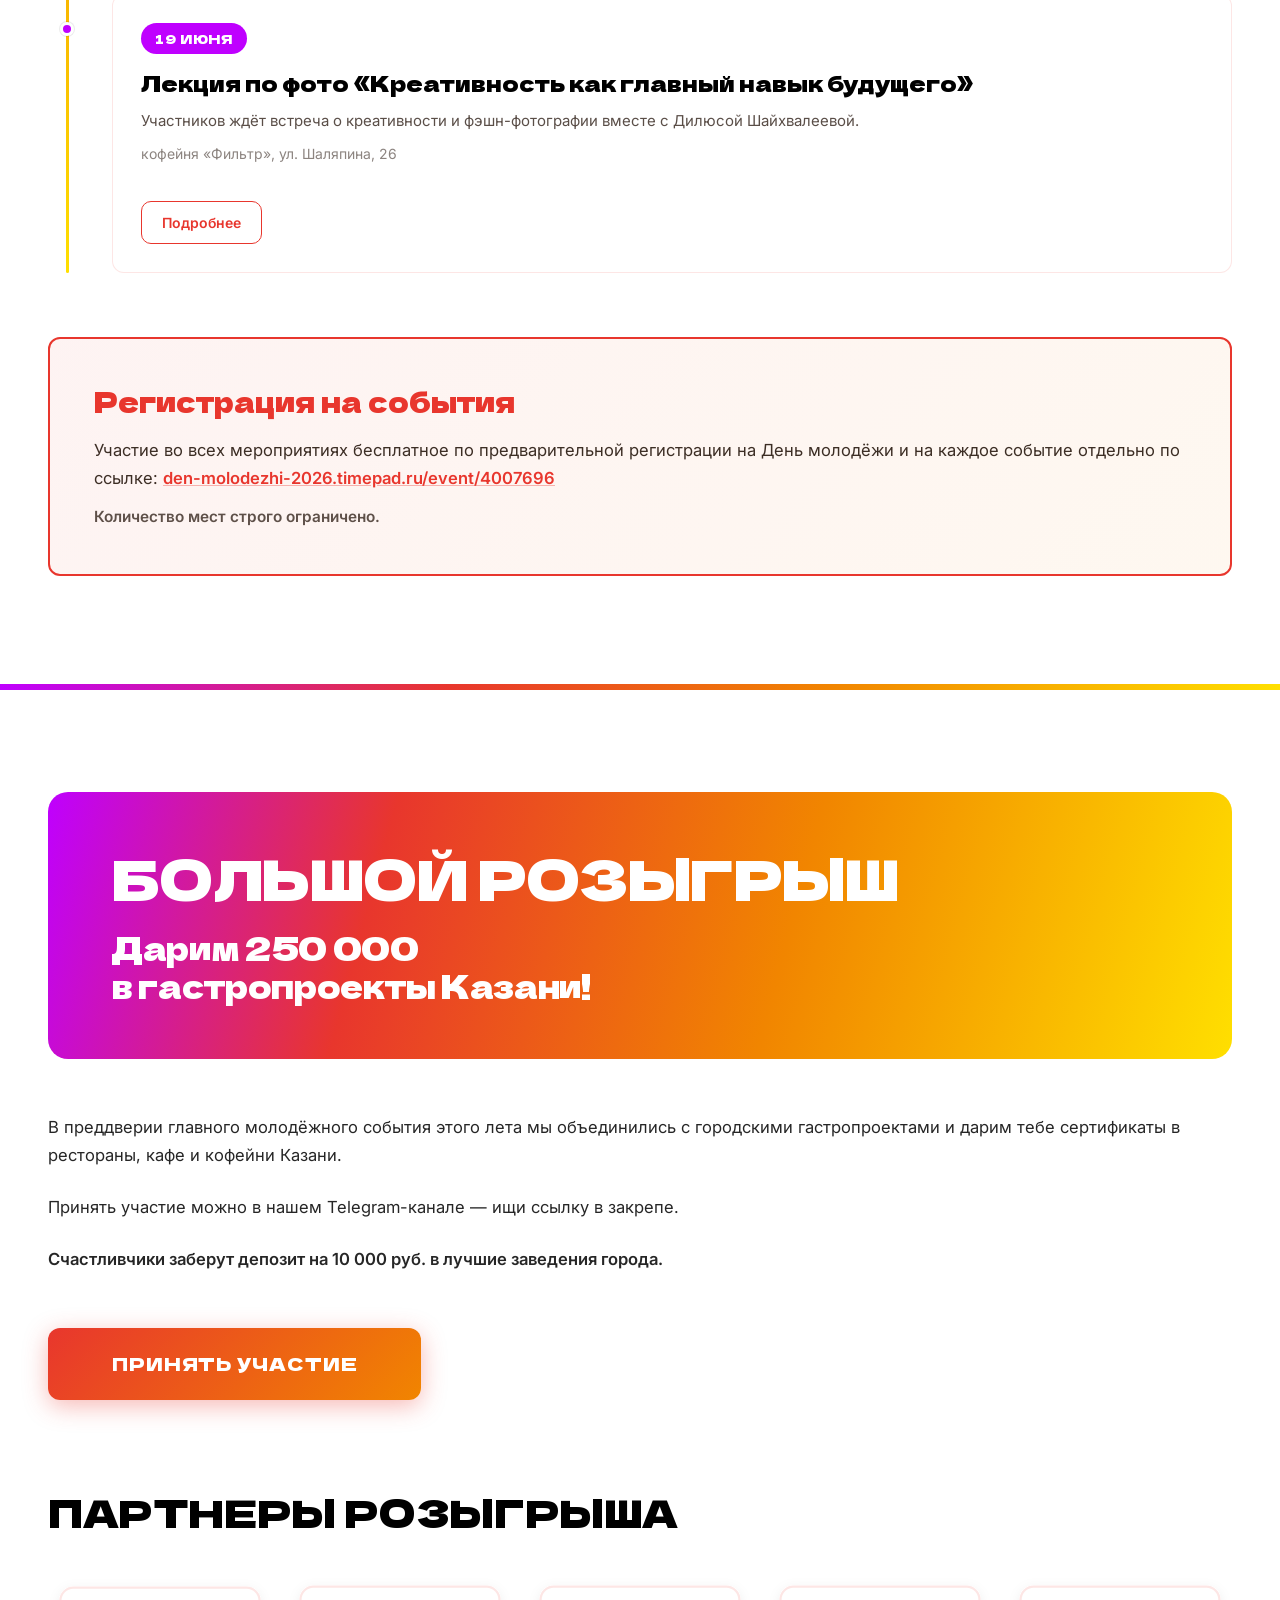
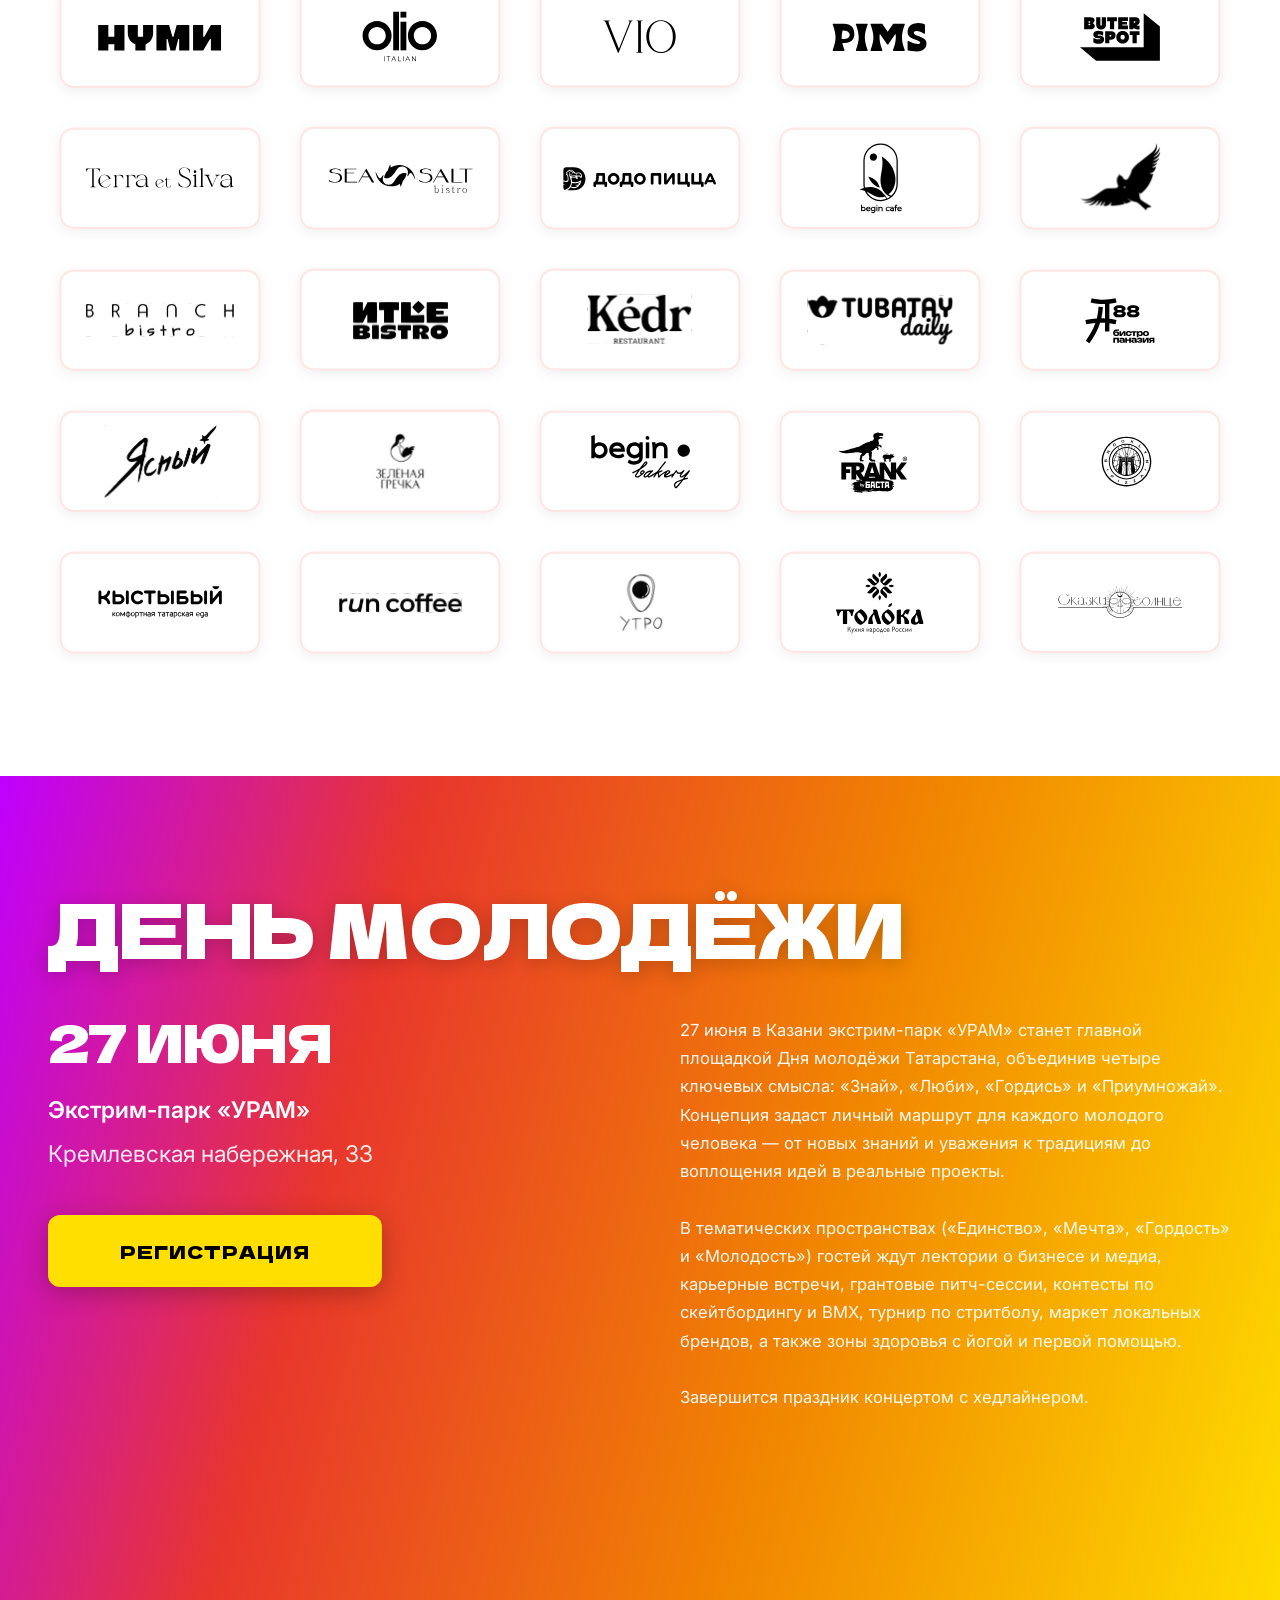
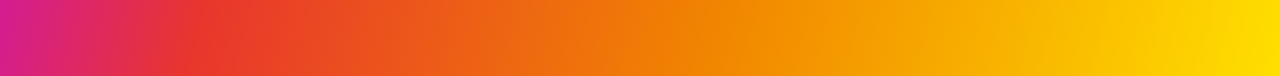
<file: horeca/index.html>
<!DOCTYPE html>
  <html lang="ru">
    <head>
      
      <meta charset="UTF-8" />
      <meta name="viewport" content="width=device-width, initial-scale=1.0" />
      <title>День молодёжи 2026 — гастропроекты</title>
      <meta name="description" content="Промо-события, фестиваль завтраков и гастропроекты в преддверии Дня молодёжи 2026 в Казани." />
      <meta property="og:type" content="website" />
      <meta property="og:locale" content="ru_RU" />
      <meta property="og:title" content="День молодёжи 2026 — гастропроекты" />
      <meta property="og:description" content="Промо-события, фестиваль завтраков и гастропроекты в преддверии Дня молодёжи 2026 в Казани." />
      <meta property="og:url" content="https://деньмолодежитатарстан.рф/horeca/" />
      <meta name="twitter:card" content="summary" />
      <meta name="twitter:title" content="День молодёжи 2026 — гастропроекты" />
      <meta name="twitter:description" content="Промо-события, фестиваль завтраков и гастропроекты в преддверии Дня молодёжи 2026 в Казани." />
      <meta name="robots" content="noindex, nofollow" />
      <style>html, body { height: 100%; margin: 0; } #root { height: 100%; }</style>
      
      <script type="module" crossorigin src="/horeca/assets/index-FjbardV-.js"></script>
      <link rel="stylesheet" crossorigin href="/horeca/assets/index-Bt1ocJwB.css">
    </head>

    <body>
      
      <div id="root"></div>
      
    </body>
  </html>
</file>
<file: horeca/assets/index-Bt1ocJwB.css>
@import"https://fonts.googleapis.com/css2?family=Dela+Gothic+One&family=Inter:ital,opsz,wght@0,14..32,100..900;1,14..32,100..900&display=swap";.hero-partners-grid{display:grid;grid-template-columns:repeat(5,minmax(0,1fr));gap:10px}.hero-partner-cell{background:#ffffff1f;-webkit-backdrop-filter:blur(8px);backdrop-filter:blur(8px);border:1.5px solid rgba(255,255,255,.25);border-radius:10px;padding:12px 10px;min-height:72px;display:flex;align-items:center;justify-content:center;transition:background .2s,border-color .2s,transform .2s;box-sizing:border-box}.hero-partner-cell:hover{background:#fff3;border-color:#fff6;transform:translateY(-2px)}.hero-partner-logo-wrap{display:flex;align-items:center;justify-content:center;width:100%;max-width:100%;line-height:0}.hero-partner-cell--featured{grid-column:1 / -1;justify-self:center;width:calc((100% - 40px)/5);min-width:0;max-width:none;padding:14px 12px;min-height:72px}@media(max-width:768px){.hero-partners-grid{grid-template-columns:repeat(12,minmax(0,1fr));gap:8px}.hero-partner-cell{grid-column:span 3;min-height:64px;padding:10px 8px}.hero-partner-cell:nth-child(9){grid-column:4 / span 3}.hero-partner-cell:nth-child(10){grid-column:7 / span 3}.hero-partner-cell--featured{grid-column:4 / span 6;justify-self:center;width:100%;max-width:none;padding:10px 8px;min-height:64px}}@media(max-width:480px){.hero-partner-cell{min-height:56px;padding:8px 6px}.hero-partner-cell--featured{min-height:56px}}.giveaway-partners-grid{display:grid;grid-template-columns:repeat(5,minmax(0,1fr));gap:clamp(10px,1.4vw,16px);align-items:center}.giveaway-partner-cell{display:flex;align-items:center;justify-content:center;line-height:0;transition:transform .25s ease}.giveaway-partner-cell:hover{transform:translateY(-2px)}.giveaway-partner-logo{width:100%;height:auto;display:block}@media(max-width:1100px){.giveaway-partners-grid{grid-template-columns:repeat(4,minmax(0,1fr));gap:12px}}@media(max-width:768px){.giveaway-partners-grid{grid-template-columns:repeat(4,minmax(0,1fr));gap:10px}}@media(max-width:520px){.giveaway-partners-grid{grid-template-columns:repeat(2,minmax(0,1fr));gap:8px}}/*! tailwindcss v4.1.12 | MIT License | https://tailwindcss.com */@layer properties{@supports (((-webkit-hyphens:none)) and (not (margin-trim:inline))) or ((-moz-orient:inline) and (not (color:rgb(from red r g b)))){*,:before,:after,::backdrop{--tw-translate-x:0;--tw-translate-y:0;--tw-translate-z:0;--tw-rotate-x:initial;--tw-rotate-y:initial;--tw-rotate-z:initial;--tw-skew-x:initial;--tw-skew-y:initial;--tw-space-x-reverse:0;--tw-border-style:solid;--tw-leading:initial;--tw-font-weight:initial;--tw-tracking:initial;--tw-ordinal:initial;--tw-slashed-zero:initial;--tw-numeric-figure:initial;--tw-numeric-spacing:initial;--tw-numeric-fraction:initial;--tw-shadow:0 0 #0000;--tw-shadow-color:initial;--tw-shadow-alpha:100%;--tw-inset-shadow:0 0 #0000;--tw-inset-shadow-color:initial;--tw-inset-shadow-alpha:100%;--tw-ring-color:initial;--tw-ring-shadow:0 0 #0000;--tw-inset-ring-color:initial;--tw-inset-ring-shadow:0 0 #0000;--tw-ring-inset:initial;--tw-ring-offset-width:0px;--tw-ring-offset-color:#fff;--tw-ring-offset-shadow:0 0 #0000;--tw-outline-style:solid;--tw-blur:initial;--tw-brightness:initial;--tw-contrast:initial;--tw-grayscale:initial;--tw-hue-rotate:initial;--tw-invert:initial;--tw-opacity:initial;--tw-saturate:initial;--tw-sepia:initial;--tw-drop-shadow:initial;--tw-drop-shadow-color:initial;--tw-drop-shadow-alpha:100%;--tw-drop-shadow-size:initial;--tw-duration:initial;--tw-ease:initial;--tw-content:"";--tw-animation-delay:0s;--tw-animation-direction:normal;--tw-animation-duration:initial;--tw-animation-fill-mode:none;--tw-animation-iteration-count:1;--tw-enter-blur:0;--tw-enter-opacity:1;--tw-enter-rotate:0;--tw-enter-scale:1;--tw-enter-translate-x:0;--tw-enter-translate-y:0;--tw-exit-blur:0;--tw-exit-opacity:1;--tw-exit-rotate:0;--tw-exit-scale:1;--tw-exit-translate-x:0;--tw-exit-translate-y:0}}}@layer theme{:root,:host{--font-sans:ui-sans-serif,system-ui,sans-serif,"Apple Color Emoji","Segoe UI Emoji","Segoe UI Symbol","Noto Color Emoji";--font-mono:ui-monospace,SFMono-Regular,Menlo,Monaco,Consolas,"Liberation Mono","Courier New",monospace;--color-gray-100:oklch(96.7% .003 264.542);--color-black:#000;--color-white:#fff;--spacing:.25rem;--container-sm:24rem;--container-lg:32rem;--text-xs:.75rem;--text-xs--line-height:calc(1/.75);--text-sm:.875rem;--text-sm--line-height:calc(1.25/.875);--text-base:1rem;--text-base--line-height: 1.5 ;--text-lg:1.125rem;--text-lg--line-height:calc(1.75/1.125);--text-xl:1.25rem;--text-2xl:1.5rem;--font-weight-normal:400;--font-weight-medium:500;--font-weight-semibold:600;--tracking-tight:-.025em;--tracking-widest:.1em;--leading-relaxed:1.625;--radius-xs:.125rem;--ease-in-out:cubic-bezier(.4,0,.2,1);--animate-pulse:pulse 2s cubic-bezier(.4,0,.6,1)infinite;--aspect-video:16/9;--default-transition-duration:.15s;--default-transition-timing-function:cubic-bezier(.4,0,.2,1);--default-font-family:var(--font-sans);--default-mono-font-family:var(--font-mono);--color-border:var(--border)}}@layer base{*,:after,:before,::backdrop{box-sizing:border-box;border:0 solid;margin:0;padding:0}::file-selector-button{box-sizing:border-box;border:0 solid;margin:0;padding:0}html,:host{-webkit-text-size-adjust:100%;-moz-tab-size:4;tab-size:4;line-height:1.5;font-family:var(--default-font-family,ui-sans-serif,system-ui,sans-serif,"Apple Color Emoji","Segoe UI Emoji","Segoe UI Symbol","Noto Color Emoji");font-feature-settings:var(--default-font-feature-settings,normal);font-variation-settings:var(--default-font-variation-settings,normal);-webkit-tap-highlight-color:transparent}hr{height:0;color:inherit;border-top-width:1px}abbr:where([title]){-webkit-text-decoration:underline dotted;text-decoration:underline dotted}h1,h2,h3,h4,h5,h6{font-size:inherit;font-weight:inherit}a{color:inherit;-webkit-text-decoration:inherit;text-decoration:inherit}b,strong{font-weight:bolder}code,kbd,samp,pre{font-family:var(--default-mono-font-family,ui-monospace,SFMono-Regular,Menlo,Monaco,Consolas,"Liberation Mono","Courier New",monospace);font-feature-settings:var(--default-mono-font-feature-settings,normal);font-variation-settings:var(--default-mono-font-variation-settings,normal);font-size:1em}small{font-size:80%}sub,sup{vertical-align:baseline;font-size:75%;line-height:0;position:relative}sub{bottom:-.25em}sup{top:-.5em}table{text-indent:0;border-color:inherit;border-collapse:collapse}:-moz-focusring{outline:auto}progress{vertical-align:baseline}summary{display:list-item}ol,ul,menu{list-style:none}img,svg,video,canvas,audio,iframe,embed,object{vertical-align:middle;display:block}img,video{max-width:100%;height:auto}button,input,select,optgroup,textarea{font:inherit;font-feature-settings:inherit;font-variation-settings:inherit;letter-spacing:inherit;color:inherit;opacity:1;background-color:#0000;border-radius:0}::file-selector-button{font:inherit;font-feature-settings:inherit;font-variation-settings:inherit;letter-spacing:inherit;color:inherit;opacity:1;background-color:#0000;border-radius:0}:where(select:is([multiple],[size])) optgroup{font-weight:bolder}:where(select:is([multiple],[size])) optgroup option{padding-inline-start:20px}::file-selector-button{margin-inline-end:4px}::placeholder{opacity:1}@supports (not ((-webkit-appearance:-apple-pay-button))) or (contain-intrinsic-size:1px){::placeholder{color:currentColor}@supports (color:color-mix(in lab,red,red)){::placeholder{color:color-mix(in oklab,currentcolor 50%,transparent)}}}textarea{resize:vertical}::-webkit-search-decoration{-webkit-appearance:none}::-webkit-date-and-time-value{min-height:1lh;text-align:inherit}::-webkit-datetime-edit{display:inline-flex}::-webkit-datetime-edit-fields-wrapper{padding:0}::-webkit-datetime-edit{padding-block:0}::-webkit-datetime-edit-year-field{padding-block:0}::-webkit-datetime-edit-month-field{padding-block:0}::-webkit-datetime-edit-day-field{padding-block:0}::-webkit-datetime-edit-hour-field{padding-block:0}::-webkit-datetime-edit-minute-field{padding-block:0}::-webkit-datetime-edit-second-field{padding-block:0}::-webkit-datetime-edit-millisecond-field{padding-block:0}::-webkit-datetime-edit-meridiem-field{padding-block:0}::-webkit-calendar-picker-indicator{line-height:1}:-moz-ui-invalid{box-shadow:none}button,input:where([type=button],[type=reset],[type=submit]){-webkit-appearance:button;-moz-appearance:button;appearance:button}::file-selector-button{-webkit-appearance:button;-moz-appearance:button;appearance:button}::-webkit-inner-spin-button{height:auto}::-webkit-outer-spin-button{height:auto}[hidden]:where(:not([hidden=until-found])){display:none!important}*{border-color:var(--border);outline-color:var(--ring)}@supports (color:color-mix(in lab,red,red)){*{outline-color:color-mix(in oklab,var(--ring)50%,transparent)}}body{background-color:var(--background);color:var(--foreground)}html{font-size:var(--font-size)}h1{font-size:var(--text-2xl);font-weight:var(--font-weight-medium);line-height:1.5}h2{font-size:var(--text-xl);font-weight:var(--font-weight-medium);line-height:1.5}h3{font-size:var(--text-lg);font-weight:var(--font-weight-medium);line-height:1.5}h4,label,button{font-size:var(--text-base);font-weight:var(--font-weight-medium);line-height:1.5}input{font-size:var(--text-base);font-weight:var(--font-weight-normal);line-height:1.5}}@layer components;@layer utilities{.\@container\/card-header{container:card-header/inline-size}.pointer-events-none{pointer-events:none}.invisible{visibility:hidden}.sr-only{clip:rect(0,0,0,0);white-space:nowrap;border-width:0;width:1px;height:1px;margin:-1px;padding:0;position:absolute;overflow:hidden}.absolute{position:absolute}.fixed{position:fixed}.relative{position:relative}.inset-0{inset:calc(var(--spacing)*0)}.inset-x-0{inset-inline:calc(var(--spacing)*0)}.inset-y-0{inset-block:calc(var(--spacing)*0)}.-top-12{top:calc(var(--spacing)*-12)}.top-0{top:calc(var(--spacing)*0)}.top-1\.5{top:calc(var(--spacing)*1.5)}.top-1\/2{top:50%}.top-3\.5{top:calc(var(--spacing)*3.5)}.top-4{top:calc(var(--spacing)*4)}.top-\[1px\]{top:1px}.top-\[50\%\]{top:50%}.top-\[60\%\]{top:60%}.top-full{top:100%}.-right-12{right:calc(var(--spacing)*-12)}.right-0{right:calc(var(--spacing)*0)}.right-1{right:calc(var(--spacing)*1)}.right-2{right:calc(var(--spacing)*2)}.right-3{right:calc(var(--spacing)*3)}.right-4{right:calc(var(--spacing)*4)}.-bottom-12{bottom:calc(var(--spacing)*-12)}.bottom-0{bottom:calc(var(--spacing)*0)}.-left-12{left:calc(var(--spacing)*-12)}.left-0{left:calc(var(--spacing)*0)}.left-1{left:calc(var(--spacing)*1)}.left-1\/2{left:50%}.left-2{left:calc(var(--spacing)*2)}.left-\[50\%\]{left:50%}.isolate{isolation:isolate}.z-10{z-index:10}.z-20{z-index:20}.z-50{z-index:50}.z-\[1\]{z-index:1}.z-\[200\]{z-index:200}.col-start-2{grid-column-start:2}.row-span-2{grid-row:span 2/span 2}.row-start-1{grid-row-start:1}.container{width:100%}@media(min-width:40rem){.container{max-width:40rem}}@media(min-width:48rem){.container{max-width:48rem}}@media(min-width:64rem){.container{max-width:64rem}}@media(min-width:80rem){.container{max-width:80rem}}@media(min-width:96rem){.container{max-width:96rem}}.-mx-1{margin-inline:calc(var(--spacing)*-1)}.mx-2{margin-inline:calc(var(--spacing)*2)}.mx-3\.5{margin-inline:calc(var(--spacing)*3.5)}.mx-auto{margin-inline:auto}.my-0\.5{margin-block:calc(var(--spacing)*.5)}.my-1{margin-block:calc(var(--spacing)*1)}.-mt-4{margin-top:calc(var(--spacing)*-4)}.mt-1\.5{margin-top:calc(var(--spacing)*1.5)}.mt-2{margin-top:calc(var(--spacing)*2)}.mt-4{margin-top:calc(var(--spacing)*4)}.mt-auto{margin-top:auto}.-ml-4{margin-left:calc(var(--spacing)*-4)}.ml-1{margin-left:calc(var(--spacing)*1)}.ml-auto{margin-left:auto}.line-clamp-1{-webkit-line-clamp:1;-webkit-box-orient:vertical;display:-webkit-box;overflow:hidden}.block{display:block}.flex{display:flex}.grid{display:grid}.hidden{display:none}.inline-block{display:inline-block}.inline-flex{display:inline-flex}.table{display:table}.table-caption{display:table-caption}.table-cell{display:table-cell}.table-row{display:table-row}.field-sizing-content{field-sizing:content}.aspect-square{aspect-ratio:1}.aspect-video{aspect-ratio:var(--aspect-video)}.size-2{width:calc(var(--spacing)*2);height:calc(var(--spacing)*2)}.size-2\.5{width:calc(var(--spacing)*2.5);height:calc(var(--spacing)*2.5)}.size-3{width:calc(var(--spacing)*3);height:calc(var(--spacing)*3)}.size-3\.5{width:calc(var(--spacing)*3.5);height:calc(var(--spacing)*3.5)}.size-4{width:calc(var(--spacing)*4);height:calc(var(--spacing)*4)}.size-7{width:calc(var(--spacing)*7);height:calc(var(--spacing)*7)}.size-8{width:calc(var(--spacing)*8);height:calc(var(--spacing)*8)}.size-9{width:calc(var(--spacing)*9);height:calc(var(--spacing)*9)}.size-10{width:calc(var(--spacing)*10);height:calc(var(--spacing)*10)}.size-full{width:100%;height:100%}.h-1\.5{height:calc(var(--spacing)*1.5)}.h-2{height:calc(var(--spacing)*2)}.h-2\.5{height:calc(var(--spacing)*2.5)}.h-4{height:calc(var(--spacing)*4)}.h-5{height:calc(var(--spacing)*5)}.h-7{height:calc(var(--spacing)*7)}.h-8{height:calc(var(--spacing)*8)}.h-9{height:calc(var(--spacing)*9)}.h-10{height:calc(var(--spacing)*10)}.h-12{height:calc(var(--spacing)*12)}.h-\[1\.15rem\]{height:1.15rem}.h-\[calc\(100\%-1px\)\]{height:calc(100% - 1px)}.h-\[var\(--radix-navigation-menu-viewport-height\)\]{height:var(--radix-navigation-menu-viewport-height)}.h-\[var\(--radix-select-trigger-height\)\]{height:var(--radix-select-trigger-height)}.h-auto{height:auto}.h-full{height:100%}.h-px{height:1px}.h-svh{height:100svh}.max-h-\(--radix-context-menu-content-available-height\){max-height:var(--radix-context-menu-content-available-height)}.max-h-\(--radix-dropdown-menu-content-available-height\){max-height:var(--radix-dropdown-menu-content-available-height)}.max-h-\(--radix-select-content-available-height\){max-height:var(--radix-select-content-available-height)}.max-h-\[300px\]{max-height:300px}.min-h-0{min-height:calc(var(--spacing)*0)}.min-h-4{min-height:calc(var(--spacing)*4)}.min-h-16{min-height:calc(var(--spacing)*16)}.min-h-svh{min-height:100svh}.w-\(--sidebar-width\){width:var(--sidebar-width)}.w-0{width:calc(var(--spacing)*0)}.w-1{width:calc(var(--spacing)*1)}.w-2{width:calc(var(--spacing)*2)}.w-2\.5{width:calc(var(--spacing)*2.5)}.w-3{width:calc(var(--spacing)*3)}.w-3\/4{width:75%}.w-4{width:calc(var(--spacing)*4)}.w-5{width:calc(var(--spacing)*5)}.w-8{width:calc(var(--spacing)*8)}.w-9{width:calc(var(--spacing)*9)}.w-64{width:calc(var(--spacing)*64)}.w-72{width:calc(var(--spacing)*72)}.w-\[100px\]{width:100px}.w-auto{width:auto}.w-fit{width:fit-content}.w-full{width:100%}.w-max{width:max-content}.w-px{width:1px}.max-w-\(--skeleton-width\){max-width:var(--skeleton-width)}.max-w-\[calc\(100\%-2rem\)\]{max-width:calc(100% - 2rem)}.max-w-max{max-width:max-content}.min-w-0{min-width:calc(var(--spacing)*0)}.min-w-5{min-width:calc(var(--spacing)*5)}.min-w-8{min-width:calc(var(--spacing)*8)}.min-w-9{min-width:calc(var(--spacing)*9)}.min-w-10{min-width:calc(var(--spacing)*10)}.min-w-\[8rem\]{min-width:8rem}.min-w-\[12rem\]{min-width:12rem}.min-w-\[var\(--radix-select-trigger-width\)\]{min-width:var(--radix-select-trigger-width)}.flex-1{flex:1}.shrink-0{flex-shrink:0}.grow{flex-grow:1}.grow-0{flex-grow:0}.basis-full{flex-basis:100%}.caption-bottom{caption-side:bottom}.border-collapse{border-collapse:collapse}.origin-\(--radix-context-menu-content-transform-origin\){transform-origin:var(--radix-context-menu-content-transform-origin)}.origin-\(--radix-dropdown-menu-content-transform-origin\){transform-origin:var(--radix-dropdown-menu-content-transform-origin)}.origin-\(--radix-hover-card-content-transform-origin\){transform-origin:var(--radix-hover-card-content-transform-origin)}.origin-\(--radix-menubar-content-transform-origin\){transform-origin:var(--radix-menubar-content-transform-origin)}.origin-\(--radix-popover-content-transform-origin\){transform-origin:var(--radix-popover-content-transform-origin)}.origin-\(--radix-select-content-transform-origin\){transform-origin:var(--radix-select-content-transform-origin)}.origin-\(--radix-tooltip-content-transform-origin\){transform-origin:var(--radix-tooltip-content-transform-origin)}.-translate-x-1\/2{--tw-translate-x: -50% ;translate:var(--tw-translate-x)var(--tw-translate-y)}.-translate-x-px{--tw-translate-x:-1px;translate:var(--tw-translate-x)var(--tw-translate-y)}.translate-x-\[-50\%\]{--tw-translate-x:-50%;translate:var(--tw-translate-x)var(--tw-translate-y)}.translate-x-px{--tw-translate-x:1px;translate:var(--tw-translate-x)var(--tw-translate-y)}.-translate-y-1\/2{--tw-translate-y: -50% ;translate:var(--tw-translate-x)var(--tw-translate-y)}.translate-y-0\.5{--tw-translate-y:calc(var(--spacing)*.5);translate:var(--tw-translate-x)var(--tw-translate-y)}.translate-y-\[-50\%\]{--tw-translate-y:-50%;translate:var(--tw-translate-x)var(--tw-translate-y)}.translate-y-\[calc\(-50\%_-_2px\)\]{--tw-translate-y: calc(-50% - 2px) ;translate:var(--tw-translate-x)var(--tw-translate-y)}.rotate-45{rotate:45deg}.rotate-90{rotate:90deg}.transform{transform:var(--tw-rotate-x,)var(--tw-rotate-y,)var(--tw-rotate-z,)var(--tw-skew-x,)var(--tw-skew-y,)}.animate-caret-blink{animation:1.25s ease-out infinite caret-blink}.animate-in{animation:enter var(--tw-animation-duration,var(--tw-duration,.15s))var(--tw-ease,ease)var(--tw-animation-delay,0s)var(--tw-animation-iteration-count,1)var(--tw-animation-direction,normal)var(--tw-animation-fill-mode,none)}.animate-pulse{animation:var(--animate-pulse)}.cursor-default{cursor:default}.touch-none{touch-action:none}.resize-none{resize:none}.scroll-my-1{scroll-margin-block:calc(var(--spacing)*1)}.scroll-py-1{scroll-padding-block:calc(var(--spacing)*1)}.list-none{list-style-type:none}.auto-rows-min{grid-auto-rows:min-content}.grid-cols-\[0_1fr\]{grid-template-columns:0 1fr}.grid-rows-\[auto_auto\]{grid-template-rows:auto auto}.flex-col{flex-direction:column}.flex-col-reverse{flex-direction:column-reverse}.flex-row{flex-direction:row}.flex-wrap{flex-wrap:wrap}.items-center{align-items:center}.items-end{align-items:flex-end}.items-start{align-items:flex-start}.items-stretch{align-items:stretch}.justify-between{justify-content:space-between}.justify-center{justify-content:center}.justify-items-start{justify-items:start}.gap-1{gap:calc(var(--spacing)*1)}.gap-1\.5{gap:calc(var(--spacing)*1.5)}.gap-2{gap:calc(var(--spacing)*2)}.gap-3{gap:calc(var(--spacing)*3)}.gap-4{gap:calc(var(--spacing)*4)}.gap-6{gap:calc(var(--spacing)*6)}:where(.space-x-1>:not(:last-child)){--tw-space-x-reverse:0;margin-inline-start:calc(calc(var(--spacing)*1)*var(--tw-space-x-reverse));margin-inline-end:calc(calc(var(--spacing)*1)*calc(1 - var(--tw-space-x-reverse)))}.gap-y-0\.5{row-gap:calc(var(--spacing)*.5)}.self-start{align-self:flex-start}.justify-self-end{justify-self:flex-end}.overflow-auto{overflow:auto}.overflow-hidden{overflow:hidden}.overflow-x-auto{overflow-x:auto}.overflow-x-hidden{overflow-x:hidden}.overflow-y-auto{overflow-y:auto}.rounded-\[2px\]{border-radius:2px}.rounded-\[4px\]{border-radius:4px}.rounded-\[inherit\]{border-radius:inherit}.rounded-full{border-radius:3.40282e38px}.rounded-lg{border-radius:var(--radius)}.rounded-md{border-radius:calc(var(--radius) - 2px)}.rounded-none{border-radius:0}.rounded-sm{border-radius:calc(var(--radius) - 4px)}.rounded-xl{border-radius:calc(var(--radius) + 4px)}.rounded-xs{border-radius:var(--radius-xs)}.rounded-tl-sm{border-top-left-radius:calc(var(--radius) - 4px)}.border{border-style:var(--tw-border-style);border-width:1px}.border-\[1\.5px\]{border-style:var(--tw-border-style);border-width:1.5px}.border-y{border-block-style:var(--tw-border-style);border-block-width:1px}.border-t{border-top-style:var(--tw-border-style);border-top-width:1px}.border-r{border-right-style:var(--tw-border-style);border-right-width:1px}.border-b{border-bottom-style:var(--tw-border-style);border-bottom-width:1px}.border-l{border-left-style:var(--tw-border-style);border-left-width:1px}.border-dashed{--tw-border-style:dashed;border-style:dashed}.border-\(--color-border\){border-color:var(--color-border)}.border-border\/50{border-color:var(--border)}@supports (color:color-mix(in lab,red,red)){.border-border\/50{border-color:color-mix(in oklab,var(--border)50%,transparent)}}.border-input{border-color:var(--input)}.border-primary{border-color:var(--primary)}.border-sidebar-border{border-color:var(--sidebar-border)}.border-transparent{border-color:#0000}.border-t-transparent{border-top-color:#0000}.border-l-transparent{border-left-color:#0000}.bg-\(--color-bg\){background-color:var(--color-bg)}.bg-accent{background-color:var(--accent)}.bg-background{background-color:var(--background)}.bg-black\/50{background-color:#00000080}@supports (color:color-mix(in lab,red,red)){.bg-black\/50{background-color:color-mix(in oklab,var(--color-black)50%,transparent)}}.bg-border{background-color:var(--border)}.bg-card{background-color:var(--card)}.bg-destructive{background-color:var(--destructive)}.bg-foreground{background-color:var(--foreground)}.bg-gray-100{background-color:var(--color-gray-100)}.bg-input-background{background-color:var(--input-background)}.bg-muted,.bg-muted\/50{background-color:var(--muted)}@supports (color:color-mix(in lab,red,red)){.bg-muted\/50{background-color:color-mix(in oklab,var(--muted)50%,transparent)}}.bg-popover{background-color:var(--popover)}.bg-primary,.bg-primary\/20{background-color:var(--primary)}@supports (color:color-mix(in lab,red,red)){.bg-primary\/20{background-color:color-mix(in oklab,var(--primary)20%,transparent)}}.bg-secondary{background-color:var(--secondary)}.bg-sidebar{background-color:var(--sidebar)}.bg-sidebar-border{background-color:var(--sidebar-border)}.bg-transparent{background-color:#0000}.fill-current{fill:currentColor}.fill-primary{fill:var(--primary)}.p-0{padding:calc(var(--spacing)*0)}.p-1{padding:calc(var(--spacing)*1)}.p-2{padding:calc(var(--spacing)*2)}.p-3{padding:calc(var(--spacing)*3)}.p-4{padding:calc(var(--spacing)*4)}.p-6{padding:calc(var(--spacing)*6)}.p-\[3px\]{padding:3px}.p-px{padding:1px}.px-1{padding-inline:calc(var(--spacing)*1)}.px-1\.5{padding-inline:calc(var(--spacing)*1.5)}.px-2{padding-inline:calc(var(--spacing)*2)}.px-2\.5{padding-inline:calc(var(--spacing)*2.5)}.px-3{padding-inline:calc(var(--spacing)*3)}.px-4{padding-inline:calc(var(--spacing)*4)}.px-6{padding-inline:calc(var(--spacing)*6)}.py-0\.5{padding-block:calc(var(--spacing)*.5)}.py-1{padding-block:calc(var(--spacing)*1)}.py-1\.5{padding-block:calc(var(--spacing)*1.5)}.py-2{padding-block:calc(var(--spacing)*2)}.py-3{padding-block:calc(var(--spacing)*3)}.py-4{padding-block:calc(var(--spacing)*4)}.py-6{padding-block:calc(var(--spacing)*6)}.pt-0{padding-top:calc(var(--spacing)*0)}.pt-1{padding-top:calc(var(--spacing)*1)}.pt-3{padding-top:calc(var(--spacing)*3)}.pt-4{padding-top:calc(var(--spacing)*4)}.pt-6{padding-top:calc(var(--spacing)*6)}.pr-2{padding-right:calc(var(--spacing)*2)}.pr-2\.5{padding-right:calc(var(--spacing)*2.5)}.pr-8{padding-right:calc(var(--spacing)*8)}.pb-3{padding-bottom:calc(var(--spacing)*3)}.pb-4{padding-bottom:calc(var(--spacing)*4)}.pb-6{padding-bottom:calc(var(--spacing)*6)}.pl-2{padding-left:calc(var(--spacing)*2)}.pl-4{padding-left:calc(var(--spacing)*4)}.pl-8{padding-left:calc(var(--spacing)*8)}.text-center{text-align:center}.text-left{text-align:left}.align-middle{vertical-align:middle}.font-mono{font-family:var(--font-mono)}.text-base{font-size:var(--text-base);line-height:var(--tw-leading,var(--text-base--line-height))}.text-lg{font-size:var(--text-lg);line-height:var(--tw-leading,var(--text-lg--line-height))}.text-sm{font-size:var(--text-sm);line-height:var(--tw-leading,var(--text-sm--line-height))}.text-xs{font-size:var(--text-xs);line-height:var(--tw-leading,var(--text-xs--line-height))}.text-\[0\.8rem\]{font-size:.8rem}.leading-none{--tw-leading:1;line-height:1}.font-medium{--tw-font-weight:var(--font-weight-medium);font-weight:var(--font-weight-medium)}.font-normal{--tw-font-weight:var(--font-weight-normal);font-weight:var(--font-weight-normal)}.font-semibold{--tw-font-weight:var(--font-weight-semibold);font-weight:var(--font-weight-semibold)}.tracking-tight{--tw-tracking:var(--tracking-tight);letter-spacing:var(--tracking-tight)}.tracking-widest{--tw-tracking:var(--tracking-widest);letter-spacing:var(--tracking-widest)}.text-balance{text-wrap:balance}.break-words{overflow-wrap:break-word}.whitespace-nowrap{white-space:nowrap}.text-accent-foreground{color:var(--accent-foreground)}.text-card-foreground{color:var(--card-foreground)}.text-current{color:currentColor}.text-destructive{color:var(--destructive)}.text-foreground{color:var(--foreground)}.text-muted-foreground{color:var(--muted-foreground)}.text-popover-foreground{color:var(--popover-foreground)}.text-primary{color:var(--primary)}.text-primary-foreground{color:var(--primary-foreground)}.text-secondary-foreground{color:var(--secondary-foreground)}.text-sidebar-foreground,.text-sidebar-foreground\/70{color:var(--sidebar-foreground)}@supports (color:color-mix(in lab,red,red)){.text-sidebar-foreground\/70{color:color-mix(in oklab,var(--sidebar-foreground)70%,transparent)}}.text-white{color:var(--color-white)}.uppercase{text-transform:uppercase}.italic{font-style:italic}.tabular-nums{--tw-numeric-spacing:tabular-nums;font-variant-numeric:var(--tw-ordinal,)var(--tw-slashed-zero,)var(--tw-numeric-figure,)var(--tw-numeric-spacing,)var(--tw-numeric-fraction,)}.underline-offset-4{text-underline-offset:4px}.opacity-50{opacity:.5}.opacity-70{opacity:.7}.shadow{--tw-shadow:0 1px 3px 0 var(--tw-shadow-color,#0000001a),0 1px 2px -1px var(--tw-shadow-color,#0000001a);box-shadow:var(--tw-inset-shadow),var(--tw-inset-ring-shadow),var(--tw-ring-offset-shadow),var(--tw-ring-shadow),var(--tw-shadow)}.shadow-\[0_0_0_1px_hsl\(var\(--sidebar-border\)\)\]{--tw-shadow:0 0 0 1px var(--tw-shadow-color,hsl(var(--sidebar-border)));box-shadow:var(--tw-inset-shadow),var(--tw-inset-ring-shadow),var(--tw-ring-offset-shadow),var(--tw-ring-shadow),var(--tw-shadow)}.shadow-lg{--tw-shadow:0 10px 15px -3px var(--tw-shadow-color,#0000001a),0 4px 6px -4px var(--tw-shadow-color,#0000001a);box-shadow:var(--tw-inset-shadow),var(--tw-inset-ring-shadow),var(--tw-ring-offset-shadow),var(--tw-ring-shadow),var(--tw-shadow)}.shadow-md{--tw-shadow:0 4px 6px -1px var(--tw-shadow-color,#0000001a),0 2px 4px -2px var(--tw-shadow-color,#0000001a);box-shadow:var(--tw-inset-shadow),var(--tw-inset-ring-shadow),var(--tw-ring-offset-shadow),var(--tw-ring-shadow),var(--tw-shadow)}.shadow-none{--tw-shadow:0 0 #0000;box-shadow:var(--tw-inset-shadow),var(--tw-inset-ring-shadow),var(--tw-ring-offset-shadow),var(--tw-ring-shadow),var(--tw-shadow)}.shadow-sm{--tw-shadow:0 1px 3px 0 var(--tw-shadow-color,#0000001a),0 1px 2px -1px var(--tw-shadow-color,#0000001a);box-shadow:var(--tw-inset-shadow),var(--tw-inset-ring-shadow),var(--tw-ring-offset-shadow),var(--tw-ring-shadow),var(--tw-shadow)}.shadow-xl{--tw-shadow:0 20px 25px -5px var(--tw-shadow-color,#0000001a),0 8px 10px -6px var(--tw-shadow-color,#0000001a);box-shadow:var(--tw-inset-shadow),var(--tw-inset-ring-shadow),var(--tw-ring-offset-shadow),var(--tw-ring-shadow),var(--tw-shadow)}.shadow-xs{--tw-shadow:0 1px 2px 0 var(--tw-shadow-color,#0000000d);box-shadow:var(--tw-inset-shadow),var(--tw-inset-ring-shadow),var(--tw-ring-offset-shadow),var(--tw-ring-shadow),var(--tw-shadow)}.ring-0{--tw-ring-shadow:var(--tw-ring-inset,)0 0 0 calc(0px + var(--tw-ring-offset-width))var(--tw-ring-color,currentcolor);box-shadow:var(--tw-inset-shadow),var(--tw-inset-ring-shadow),var(--tw-ring-offset-shadow),var(--tw-ring-shadow),var(--tw-shadow)}.ring-ring\/50{--tw-ring-color:var(--ring)}@supports (color:color-mix(in lab,red,red)){.ring-ring\/50{--tw-ring-color:color-mix(in oklab,var(--ring)50%,transparent)}}.ring-sidebar-ring{--tw-ring-color:var(--sidebar-ring)}.ring-offset-background{--tw-ring-offset-color:var(--background)}.outline-hidden{--tw-outline-style:none;outline-style:none}@media(forced-colors:active){.outline-hidden{outline-offset:2px;outline:2px solid #0000}}.outline{outline-style:var(--tw-outline-style);outline-width:1px}.filter{filter:var(--tw-blur,)var(--tw-brightness,)var(--tw-contrast,)var(--tw-grayscale,)var(--tw-hue-rotate,)var(--tw-invert,)var(--tw-saturate,)var(--tw-sepia,)var(--tw-drop-shadow,)}.transition{transition-property:color,background-color,border-color,outline-color,text-decoration-color,fill,stroke,--tw-gradient-from,--tw-gradient-via,--tw-gradient-to,opacity,box-shadow,transform,translate,scale,rotate,filter,-webkit-backdrop-filter,backdrop-filter,display,visibility,content-visibility,overlay,pointer-events;transition-timing-function:var(--tw-ease,var(--default-transition-timing-function));transition-duration:var(--tw-duration,var(--default-transition-duration))}.transition-\[color\,box-shadow\]{transition-property:color,box-shadow;transition-timing-function:var(--tw-ease,var(--default-transition-timing-function));transition-duration:var(--tw-duration,var(--default-transition-duration))}.transition-\[left\,right\,width\]{transition-property:left,right,width;transition-timing-function:var(--tw-ease,var(--default-transition-timing-function));transition-duration:var(--tw-duration,var(--default-transition-duration))}.transition-\[margin\,opacity\]{transition-property:margin,opacity;transition-timing-function:var(--tw-ease,var(--default-transition-timing-function));transition-duration:var(--tw-duration,var(--default-transition-duration))}.transition-\[width\,height\,padding\]{transition-property:width,height,padding;transition-timing-function:var(--tw-ease,var(--default-transition-timing-function));transition-duration:var(--tw-duration,var(--default-transition-duration))}.transition-\[width\]{transition-property:width;transition-timing-function:var(--tw-ease,var(--default-transition-timing-function));transition-duration:var(--tw-duration,var(--default-transition-duration))}.transition-all{transition-property:all;transition-timing-function:var(--tw-ease,var(--default-transition-timing-function));transition-duration:var(--tw-duration,var(--default-transition-duration))}.transition-colors{transition-property:color,background-color,border-color,outline-color,text-decoration-color,fill,stroke,--tw-gradient-from,--tw-gradient-via,--tw-gradient-to;transition-timing-function:var(--tw-ease,var(--default-transition-timing-function));transition-duration:var(--tw-duration,var(--default-transition-duration))}.transition-opacity{transition-property:opacity;transition-timing-function:var(--tw-ease,var(--default-transition-timing-function));transition-duration:var(--tw-duration,var(--default-transition-duration))}.transition-shadow{transition-property:box-shadow;transition-timing-function:var(--tw-ease,var(--default-transition-timing-function));transition-duration:var(--tw-duration,var(--default-transition-duration))}.transition-transform{transition-property:transform,translate,scale,rotate;transition-timing-function:var(--tw-ease,var(--default-transition-timing-function));transition-duration:var(--tw-duration,var(--default-transition-duration))}.transition-none{transition-property:none}.duration-200{--tw-duration:.2s;transition-duration:.2s}.duration-300{--tw-duration:.3s;transition-duration:.3s}.duration-1000{--tw-duration:1s;transition-duration:1s}.ease-in-out{--tw-ease:var(--ease-in-out);transition-timing-function:var(--ease-in-out)}.ease-linear{--tw-ease:linear;transition-timing-function:linear}.fade-in-0{--tw-enter-opacity:0}.outline-none{--tw-outline-style:none;outline-style:none}.select-none{-webkit-user-select:none;user-select:none}.zoom-in-95{--tw-enter-scale:.95}.group-focus-within\/menu-item\:opacity-100:is(:where(.group\/menu-item):focus-within *){opacity:1}@media(hover:hover){.group-hover\/menu-item\:opacity-100:is(:where(.group\/menu-item):hover *){opacity:1}}.group-has-data-\[sidebar\=menu-action\]\/menu-item\:pr-8:is(:where(.group\/menu-item):has([data-sidebar=menu-action]) *){padding-right:calc(var(--spacing)*8)}.group-data-\[collapsible\=icon\]\:-mt-8:is(:where(.group)[data-collapsible=icon] *){margin-top:calc(var(--spacing)*-8)}.group-data-\[collapsible\=icon\]\:hidden:is(:where(.group)[data-collapsible=icon] *){display:none}.group-data-\[collapsible\=icon\]\:size-8\!:is(:where(.group)[data-collapsible=icon] *){width:calc(var(--spacing)*8)!important;height:calc(var(--spacing)*8)!important}.group-data-\[collapsible\=icon\]\:w-\(--sidebar-width-icon\):is(:where(.group)[data-collapsible=icon] *){width:var(--sidebar-width-icon)}.group-data-\[collapsible\=icon\]\:w-\[calc\(var\(--sidebar-width-icon\)\+\(--spacing\(4\)\)\)\]:is(:where(.group)[data-collapsible=icon] *){width:calc(var(--sidebar-width-icon) + (calc(var(--spacing)*4)))}.group-data-\[collapsible\=icon\]\:w-\[calc\(var\(--sidebar-width-icon\)\+\(--spacing\(4\)\)\+2px\)\]:is(:where(.group)[data-collapsible=icon] *){width:calc(var(--sidebar-width-icon) + (calc(var(--spacing)*4)) + 2px)}.group-data-\[collapsible\=icon\]\:overflow-hidden:is(:where(.group)[data-collapsible=icon] *){overflow:hidden}.group-data-\[collapsible\=icon\]\:p-0\!:is(:where(.group)[data-collapsible=icon] *){padding:calc(var(--spacing)*0)!important}.group-data-\[collapsible\=icon\]\:p-2\!:is(:where(.group)[data-collapsible=icon] *){padding:calc(var(--spacing)*2)!important}.group-data-\[collapsible\=icon\]\:opacity-0:is(:where(.group)[data-collapsible=icon] *){opacity:0}.group-data-\[collapsible\=offcanvas\]\:right-\[calc\(var\(--sidebar-width\)\*-1\)\]:is(:where(.group)[data-collapsible=offcanvas] *){right:calc(var(--sidebar-width)*-1)}.group-data-\[collapsible\=offcanvas\]\:left-\[calc\(var\(--sidebar-width\)\*-1\)\]:is(:where(.group)[data-collapsible=offcanvas] *){left:calc(var(--sidebar-width)*-1)}.group-data-\[collapsible\=offcanvas\]\:w-0:is(:where(.group)[data-collapsible=offcanvas] *){width:calc(var(--spacing)*0)}.group-data-\[collapsible\=offcanvas\]\:translate-x-0:is(:where(.group)[data-collapsible=offcanvas] *){--tw-translate-x:calc(var(--spacing)*0);translate:var(--tw-translate-x)var(--tw-translate-y)}.group-data-\[disabled\=true\]\:pointer-events-none:is(:where(.group)[data-disabled=true] *){pointer-events:none}.group-data-\[disabled\=true\]\:opacity-50:is(:where(.group)[data-disabled=true] *){opacity:.5}.group-data-\[side\=left\]\:-right-4:is(:where(.group)[data-side=left] *){right:calc(var(--spacing)*-4)}.group-data-\[side\=left\]\:border-r:is(:where(.group)[data-side=left] *){border-right-style:var(--tw-border-style);border-right-width:1px}.group-data-\[side\=right\]\:left-0:is(:where(.group)[data-side=right] *){left:calc(var(--spacing)*0)}.group-data-\[side\=right\]\:rotate-180:is(:where(.group)[data-side=right] *){rotate:180deg}.group-data-\[side\=right\]\:border-l:is(:where(.group)[data-side=right] *){border-left-style:var(--tw-border-style);border-left-width:1px}.group-data-\[state\=open\]\:rotate-180:is(:where(.group)[data-state=open] *){rotate:180deg}.group-data-\[variant\=floating\]\:rounded-lg:is(:where(.group)[data-variant=floating] *){border-radius:var(--radius)}.group-data-\[variant\=floating\]\:border:is(:where(.group)[data-variant=floating] *){border-style:var(--tw-border-style);border-width:1px}.group-data-\[variant\=floating\]\:border-sidebar-border:is(:where(.group)[data-variant=floating] *){border-color:var(--sidebar-border)}.group-data-\[variant\=floating\]\:shadow-sm:is(:where(.group)[data-variant=floating] *){--tw-shadow:0 1px 3px 0 var(--tw-shadow-color,#0000001a),0 1px 2px -1px var(--tw-shadow-color,#0000001a);box-shadow:var(--tw-inset-shadow),var(--tw-inset-ring-shadow),var(--tw-ring-offset-shadow),var(--tw-ring-shadow),var(--tw-shadow)}.group-data-\[vaul-drawer-direction\=bottom\]\/drawer-content\:block:is(:where(.group\/drawer-content)[data-vaul-drawer-direction=bottom] *){display:block}.group-data-\[viewport\=false\]\/navigation-menu\:top-full:is(:where(.group\/navigation-menu)[data-viewport=false] *){top:100%}.group-data-\[viewport\=false\]\/navigation-menu\:mt-1\.5:is(:where(.group\/navigation-menu)[data-viewport=false] *){margin-top:calc(var(--spacing)*1.5)}.group-data-\[viewport\=false\]\/navigation-menu\:overflow-hidden:is(:where(.group\/navigation-menu)[data-viewport=false] *){overflow:hidden}.group-data-\[viewport\=false\]\/navigation-menu\:rounded-md:is(:where(.group\/navigation-menu)[data-viewport=false] *){border-radius:calc(var(--radius) - 2px)}.group-data-\[viewport\=false\]\/navigation-menu\:border:is(:where(.group\/navigation-menu)[data-viewport=false] *){border-style:var(--tw-border-style);border-width:1px}.group-data-\[viewport\=false\]\/navigation-menu\:bg-popover:is(:where(.group\/navigation-menu)[data-viewport=false] *){background-color:var(--popover)}.group-data-\[viewport\=false\]\/navigation-menu\:text-popover-foreground:is(:where(.group\/navigation-menu)[data-viewport=false] *){color:var(--popover-foreground)}.group-data-\[viewport\=false\]\/navigation-menu\:shadow:is(:where(.group\/navigation-menu)[data-viewport=false] *){--tw-shadow:0 1px 3px 0 var(--tw-shadow-color,#0000001a),0 1px 2px -1px var(--tw-shadow-color,#0000001a);box-shadow:var(--tw-inset-shadow),var(--tw-inset-ring-shadow),var(--tw-ring-offset-shadow),var(--tw-ring-shadow),var(--tw-shadow)}.group-data-\[viewport\=false\]\/navigation-menu\:duration-200:is(:where(.group\/navigation-menu)[data-viewport=false] *){--tw-duration:.2s;transition-duration:.2s}@media(hover:hover){.peer-hover\/menu-button\:text-sidebar-accent-foreground:is(:where(.peer\/menu-button):hover~*){color:var(--sidebar-accent-foreground)}}.peer-disabled\:cursor-not-allowed:is(:where(.peer):disabled~*){cursor:not-allowed}.peer-disabled\:opacity-50:is(:where(.peer):disabled~*){opacity:.5}.peer-data-\[active\=true\]\/menu-button\:text-sidebar-accent-foreground:is(:where(.peer\/menu-button)[data-active=true]~*){color:var(--sidebar-accent-foreground)}.peer-data-\[size\=default\]\/menu-button\:top-1\.5:is(:where(.peer\/menu-button)[data-size=default]~*){top:calc(var(--spacing)*1.5)}.peer-data-\[size\=lg\]\/menu-button\:top-2\.5:is(:where(.peer\/menu-button)[data-size=lg]~*){top:calc(var(--spacing)*2.5)}.peer-data-\[size\=sm\]\/menu-button\:top-1:is(:where(.peer\/menu-button)[data-size=sm]~*){top:calc(var(--spacing)*1)}.selection\:bg-primary ::selection{background-color:var(--primary)}.selection\:bg-primary::selection{background-color:var(--primary)}.selection\:text-primary-foreground ::selection{color:var(--primary-foreground)}.selection\:text-primary-foreground::selection{color:var(--primary-foreground)}.file\:inline-flex::file-selector-button{display:inline-flex}.file\:h-7::file-selector-button{height:calc(var(--spacing)*7)}.file\:border-0::file-selector-button{border-style:var(--tw-border-style);border-width:0}.file\:bg-transparent::file-selector-button{background-color:#0000}.file\:text-sm::file-selector-button{font-size:var(--text-sm);line-height:var(--tw-leading,var(--text-sm--line-height))}.file\:font-medium::file-selector-button{--tw-font-weight:var(--font-weight-medium);font-weight:var(--font-weight-medium)}.file\:text-foreground::file-selector-button{color:var(--foreground)}.placeholder\:text-muted-foreground::placeholder{color:var(--muted-foreground)}.after\:absolute:after{content:var(--tw-content);position:absolute}.after\:-inset-2:after{content:var(--tw-content);inset:calc(var(--spacing)*-2)}.after\:inset-y-0:after{content:var(--tw-content);inset-block:calc(var(--spacing)*0)}.after\:left-1\/2:after{content:var(--tw-content);left:50%}.after\:w-1:after{content:var(--tw-content);width:calc(var(--spacing)*1)}.after\:w-\[2px\]:after{content:var(--tw-content);width:2px}.after\:-translate-x-1\/2:after{content:var(--tw-content);--tw-translate-x: -50% ;translate:var(--tw-translate-x)var(--tw-translate-y)}.group-data-\[collapsible\=offcanvas\]\:after\:left-full:is(:where(.group)[data-collapsible=offcanvas] *):after{content:var(--tw-content);left:100%}.first\:rounded-l-md:first-child{border-top-left-radius:calc(var(--radius) - 2px);border-bottom-left-radius:calc(var(--radius) - 2px)}.first\:border-l:first-child{border-left-style:var(--tw-border-style);border-left-width:1px}.last\:rounded-r-md:last-child{border-top-right-radius:calc(var(--radius) - 2px);border-bottom-right-radius:calc(var(--radius) - 2px)}.last\:border-b-0:last-child{border-bottom-style:var(--tw-border-style);border-bottom-width:0}.focus-within\:relative:focus-within{position:relative}.focus-within\:z-20:focus-within{z-index:20}@media(hover:hover){.hover\:bg-accent:hover{background-color:var(--accent)}.hover\:bg-destructive\/90:hover{background-color:var(--destructive)}@supports (color:color-mix(in lab,red,red)){.hover\:bg-destructive\/90:hover{background-color:color-mix(in oklab,var(--destructive)90%,transparent)}}.hover\:bg-muted:hover,.hover\:bg-muted\/50:hover{background-color:var(--muted)}@supports (color:color-mix(in lab,red,red)){.hover\:bg-muted\/50:hover{background-color:color-mix(in oklab,var(--muted)50%,transparent)}}.hover\:bg-primary:hover,.hover\:bg-primary\/90:hover{background-color:var(--primary)}@supports (color:color-mix(in lab,red,red)){.hover\:bg-primary\/90:hover{background-color:color-mix(in oklab,var(--primary)90%,transparent)}}.hover\:bg-secondary\/80:hover{background-color:var(--secondary)}@supports (color:color-mix(in lab,red,red)){.hover\:bg-secondary\/80:hover{background-color:color-mix(in oklab,var(--secondary)80%,transparent)}}.hover\:bg-sidebar-accent:hover{background-color:var(--sidebar-accent)}.hover\:text-accent-foreground:hover{color:var(--accent-foreground)}.hover\:text-foreground:hover{color:var(--foreground)}.hover\:text-muted-foreground:hover{color:var(--muted-foreground)}.hover\:text-primary-foreground:hover{color:var(--primary-foreground)}.hover\:text-sidebar-accent-foreground:hover{color:var(--sidebar-accent-foreground)}.hover\:underline:hover{text-decoration-line:underline}.hover\:opacity-100:hover{opacity:1}.hover\:shadow-\[0_0_0_1px_hsl\(var\(--sidebar-accent\)\)\]:hover{--tw-shadow:0 0 0 1px var(--tw-shadow-color,hsl(var(--sidebar-accent)));box-shadow:var(--tw-inset-shadow),var(--tw-inset-ring-shadow),var(--tw-ring-offset-shadow),var(--tw-ring-shadow),var(--tw-shadow)}.hover\:ring-4:hover{--tw-ring-shadow:var(--tw-ring-inset,)0 0 0 calc(4px + var(--tw-ring-offset-width))var(--tw-ring-color,currentcolor);box-shadow:var(--tw-inset-shadow),var(--tw-inset-ring-shadow),var(--tw-ring-offset-shadow),var(--tw-ring-shadow),var(--tw-shadow)}.hover\:group-data-\[collapsible\=offcanvas\]\:bg-sidebar:hover:is(:where(.group)[data-collapsible=offcanvas] *){background-color:var(--sidebar)}.hover\:after\:bg-sidebar-border:hover:after{content:var(--tw-content);background-color:var(--sidebar-border)}}.focus\:z-10:focus{z-index:10}.focus\:bg-accent:focus{background-color:var(--accent)}.focus\:bg-primary:focus{background-color:var(--primary)}.focus\:text-accent-foreground:focus{color:var(--accent-foreground)}.focus\:text-primary-foreground:focus{color:var(--primary-foreground)}.focus\:ring-2:focus{--tw-ring-shadow:var(--tw-ring-inset,)0 0 0 calc(2px + var(--tw-ring-offset-width))var(--tw-ring-color,currentcolor);box-shadow:var(--tw-inset-shadow),var(--tw-inset-ring-shadow),var(--tw-ring-offset-shadow),var(--tw-ring-shadow),var(--tw-shadow)}.focus\:ring-ring:focus{--tw-ring-color:var(--ring)}.focus\:ring-offset-2:focus{--tw-ring-offset-width:2px;--tw-ring-offset-shadow:var(--tw-ring-inset,)0 0 0 var(--tw-ring-offset-width)var(--tw-ring-offset-color)}.focus\:outline-hidden:focus{--tw-outline-style:none;outline-style:none}@media(forced-colors:active){.focus\:outline-hidden:focus{outline-offset:2px;outline:2px solid #0000}}.focus-visible\:z-10:focus-visible{z-index:10}.focus-visible\:border-ring:focus-visible{border-color:var(--ring)}.focus-visible\:ring-1:focus-visible{--tw-ring-shadow:var(--tw-ring-inset,)0 0 0 calc(1px + var(--tw-ring-offset-width))var(--tw-ring-color,currentcolor);box-shadow:var(--tw-inset-shadow),var(--tw-inset-ring-shadow),var(--tw-ring-offset-shadow),var(--tw-ring-shadow),var(--tw-shadow)}.focus-visible\:ring-2:focus-visible{--tw-ring-shadow:var(--tw-ring-inset,)0 0 0 calc(2px + var(--tw-ring-offset-width))var(--tw-ring-color,currentcolor);box-shadow:var(--tw-inset-shadow),var(--tw-inset-ring-shadow),var(--tw-ring-offset-shadow),var(--tw-ring-shadow),var(--tw-shadow)}.focus-visible\:ring-4:focus-visible{--tw-ring-shadow:var(--tw-ring-inset,)0 0 0 calc(4px + var(--tw-ring-offset-width))var(--tw-ring-color,currentcolor);box-shadow:var(--tw-inset-shadow),var(--tw-inset-ring-shadow),var(--tw-ring-offset-shadow),var(--tw-ring-shadow),var(--tw-shadow)}.focus-visible\:ring-\[3px\]:focus-visible{--tw-ring-shadow:var(--tw-ring-inset,)0 0 0 calc(3px + var(--tw-ring-offset-width))var(--tw-ring-color,currentcolor);box-shadow:var(--tw-inset-shadow),var(--tw-inset-ring-shadow),var(--tw-ring-offset-shadow),var(--tw-ring-shadow),var(--tw-shadow)}.focus-visible\:ring-destructive\/20:focus-visible{--tw-ring-color:var(--destructive)}@supports (color:color-mix(in lab,red,red)){.focus-visible\:ring-destructive\/20:focus-visible{--tw-ring-color:color-mix(in oklab,var(--destructive)20%,transparent)}}.focus-visible\:ring-ring:focus-visible,.focus-visible\:ring-ring\/50:focus-visible{--tw-ring-color:var(--ring)}@supports (color:color-mix(in lab,red,red)){.focus-visible\:ring-ring\/50:focus-visible{--tw-ring-color:color-mix(in oklab,var(--ring)50%,transparent)}}.focus-visible\:ring-offset-1:focus-visible{--tw-ring-offset-width:1px;--tw-ring-offset-shadow:var(--tw-ring-inset,)0 0 0 var(--tw-ring-offset-width)var(--tw-ring-offset-color)}.focus-visible\:outline-hidden:focus-visible{--tw-outline-style:none;outline-style:none}@media(forced-colors:active){.focus-visible\:outline-hidden:focus-visible{outline-offset:2px;outline:2px solid #0000}}.focus-visible\:outline-1:focus-visible{outline-style:var(--tw-outline-style);outline-width:1px}.focus-visible\:outline-ring:focus-visible{outline-color:var(--ring)}.active\:bg-sidebar-accent:active{background-color:var(--sidebar-accent)}.active\:text-sidebar-accent-foreground:active{color:var(--sidebar-accent-foreground)}.disabled\:pointer-events-none:disabled{pointer-events:none}.disabled\:cursor-not-allowed:disabled{cursor:not-allowed}.disabled\:opacity-50:disabled{opacity:.5}:where([data-side=left]) .in-data-\[side\=left\]\:cursor-w-resize{cursor:w-resize}:where([data-side=right]) .in-data-\[side\=right\]\:cursor-e-resize{cursor:e-resize}.has-disabled\:opacity-50:has(:disabled){opacity:.5}.has-data-\[slot\=card-action\]\:grid-cols-\[1fr_auto\]:has([data-slot=card-action]){grid-template-columns:1fr auto}.has-data-\[variant\=inset\]\:bg-sidebar:has([data-variant=inset]){background-color:var(--sidebar)}.has-\[\>svg\]\:grid-cols-\[calc\(var\(--spacing\)\*4\)_1fr\]:has(>svg){grid-template-columns:calc(var(--spacing)*4)1fr}.has-\[\>svg\]\:gap-x-3:has(>svg){column-gap:calc(var(--spacing)*3)}.has-\[\>svg\]\:px-2\.5:has(>svg){padding-inline:calc(var(--spacing)*2.5)}.has-\[\>svg\]\:px-3:has(>svg){padding-inline:calc(var(--spacing)*3)}.has-\[\>svg\]\:px-4:has(>svg){padding-inline:calc(var(--spacing)*4)}.aria-disabled\:pointer-events-none[aria-disabled=true]{pointer-events:none}.aria-disabled\:opacity-50[aria-disabled=true]{opacity:.5}.aria-invalid\:border-destructive[aria-invalid=true]{border-color:var(--destructive)}.aria-invalid\:ring-destructive\/20[aria-invalid=true]{--tw-ring-color:var(--destructive)}@supports (color:color-mix(in lab,red,red)){.aria-invalid\:ring-destructive\/20[aria-invalid=true]{--tw-ring-color:color-mix(in oklab,var(--destructive)20%,transparent)}}.aria-selected\:bg-accent[aria-selected=true]{background-color:var(--accent)}.aria-selected\:bg-primary[aria-selected=true]{background-color:var(--primary)}.aria-selected\:text-accent-foreground[aria-selected=true]{color:var(--accent-foreground)}.aria-selected\:text-muted-foreground[aria-selected=true]{color:var(--muted-foreground)}.aria-selected\:text-primary-foreground[aria-selected=true]{color:var(--primary-foreground)}.aria-selected\:opacity-100[aria-selected=true]{opacity:1}.data-\[active\=true\]\:z-10[data-active=true]{z-index:10}.data-\[active\=true\]\:border-ring[data-active=true]{border-color:var(--ring)}.data-\[active\=true\]\:bg-accent\/50[data-active=true]{background-color:var(--accent)}@supports (color:color-mix(in lab,red,red)){.data-\[active\=true\]\:bg-accent\/50[data-active=true]{background-color:color-mix(in oklab,var(--accent)50%,transparent)}}.data-\[active\=true\]\:bg-sidebar-accent[data-active=true]{background-color:var(--sidebar-accent)}.data-\[active\=true\]\:font-medium[data-active=true]{--tw-font-weight:var(--font-weight-medium);font-weight:var(--font-weight-medium)}.data-\[active\=true\]\:text-accent-foreground[data-active=true]{color:var(--accent-foreground)}.data-\[active\=true\]\:text-sidebar-accent-foreground[data-active=true]{color:var(--sidebar-accent-foreground)}.data-\[active\=true\]\:ring-\[3px\][data-active=true]{--tw-ring-shadow:var(--tw-ring-inset,)0 0 0 calc(3px + var(--tw-ring-offset-width))var(--tw-ring-color,currentcolor);box-shadow:var(--tw-inset-shadow),var(--tw-inset-ring-shadow),var(--tw-ring-offset-shadow),var(--tw-ring-shadow),var(--tw-shadow)}.data-\[active\=true\]\:ring-ring\/50[data-active=true]{--tw-ring-color:var(--ring)}@supports (color:color-mix(in lab,red,red)){.data-\[active\=true\]\:ring-ring\/50[data-active=true]{--tw-ring-color:color-mix(in oklab,var(--ring)50%,transparent)}}@media(hover:hover){.data-\[active\=true\]\:hover\:bg-accent[data-active=true]:hover{background-color:var(--accent)}}.data-\[active\=true\]\:focus\:bg-accent[data-active=true]:focus{background-color:var(--accent)}.data-\[active\=true\]\:aria-invalid\:border-destructive[data-active=true][aria-invalid=true]{border-color:var(--destructive)}.data-\[active\=true\]\:aria-invalid\:ring-destructive\/20[data-active=true][aria-invalid=true]{--tw-ring-color:var(--destructive)}@supports (color:color-mix(in lab,red,red)){.data-\[active\=true\]\:aria-invalid\:ring-destructive\/20[data-active=true][aria-invalid=true]{--tw-ring-color:color-mix(in oklab,var(--destructive)20%,transparent)}}.data-\[disabled\]\:pointer-events-none[data-disabled]{pointer-events:none}.data-\[disabled\]\:opacity-50[data-disabled]{opacity:.5}.data-\[disabled\=true\]\:pointer-events-none[data-disabled=true]{pointer-events:none}.data-\[disabled\=true\]\:opacity-50[data-disabled=true]{opacity:.5}.data-\[error\=true\]\:text-destructive[data-error=true]{color:var(--destructive)}.data-\[inset\]\:pl-8[data-inset]{padding-left:calc(var(--spacing)*8)}.data-\[motion\=from-end\]\:slide-in-from-right-52[data-motion=from-end]{--tw-enter-translate-x:calc(var(--spacing)*52)}.data-\[motion\=from-start\]\:slide-in-from-left-52[data-motion=from-start]{--tw-enter-translate-x:calc(var(--spacing)*52*-1)}.data-\[motion\=to-end\]\:slide-out-to-right-52[data-motion=to-end]{--tw-exit-translate-x:calc(var(--spacing)*52)}.data-\[motion\=to-start\]\:slide-out-to-left-52[data-motion=to-start]{--tw-exit-translate-x:calc(var(--spacing)*52*-1)}.data-\[motion\^\=from-\]\:animate-in[data-motion^=from-]{animation:enter var(--tw-animation-duration,var(--tw-duration,.15s))var(--tw-ease,ease)var(--tw-animation-delay,0s)var(--tw-animation-iteration-count,1)var(--tw-animation-direction,normal)var(--tw-animation-fill-mode,none)}.data-\[motion\^\=from-\]\:fade-in[data-motion^=from-]{--tw-enter-opacity:0}.data-\[motion\^\=to-\]\:animate-out[data-motion^=to-]{animation:exit var(--tw-animation-duration,var(--tw-duration,.15s))var(--tw-ease,ease)var(--tw-animation-delay,0s)var(--tw-animation-iteration-count,1)var(--tw-animation-direction,normal)var(--tw-animation-fill-mode,none)}.data-\[motion\^\=to-\]\:fade-out[data-motion^=to-]{--tw-exit-opacity:0}.data-\[orientation\=horizontal\]\:h-4[data-orientation=horizontal]{height:calc(var(--spacing)*4)}.data-\[orientation\=horizontal\]\:h-full[data-orientation=horizontal]{height:100%}.data-\[orientation\=horizontal\]\:h-px[data-orientation=horizontal]{height:1px}.data-\[orientation\=horizontal\]\:w-full[data-orientation=horizontal]{width:100%}.data-\[orientation\=vertical\]\:h-full[data-orientation=vertical]{height:100%}.data-\[orientation\=vertical\]\:min-h-44[data-orientation=vertical]{min-height:calc(var(--spacing)*44)}.data-\[orientation\=vertical\]\:w-1\.5[data-orientation=vertical]{width:calc(var(--spacing)*1.5)}.data-\[orientation\=vertical\]\:w-auto[data-orientation=vertical]{width:auto}.data-\[orientation\=vertical\]\:w-full[data-orientation=vertical]{width:100%}.data-\[orientation\=vertical\]\:w-px[data-orientation=vertical]{width:1px}.data-\[orientation\=vertical\]\:flex-col[data-orientation=vertical]{flex-direction:column}.data-\[panel-group-direction\=vertical\]\:h-px[data-panel-group-direction=vertical]{height:1px}.data-\[panel-group-direction\=vertical\]\:w-full[data-panel-group-direction=vertical]{width:100%}.data-\[panel-group-direction\=vertical\]\:flex-col[data-panel-group-direction=vertical]{flex-direction:column}.data-\[panel-group-direction\=vertical\]\:after\:left-0[data-panel-group-direction=vertical]:after{content:var(--tw-content);left:calc(var(--spacing)*0)}.data-\[panel-group-direction\=vertical\]\:after\:h-1[data-panel-group-direction=vertical]:after{content:var(--tw-content);height:calc(var(--spacing)*1)}.data-\[panel-group-direction\=vertical\]\:after\:w-full[data-panel-group-direction=vertical]:after{content:var(--tw-content);width:100%}.data-\[panel-group-direction\=vertical\]\:after\:translate-x-0[data-panel-group-direction=vertical]:after{content:var(--tw-content);--tw-translate-x:calc(var(--spacing)*0);translate:var(--tw-translate-x)var(--tw-translate-y)}.data-\[panel-group-direction\=vertical\]\:after\:-translate-y-1\/2[data-panel-group-direction=vertical]:after{content:var(--tw-content);--tw-translate-y: -50% ;translate:var(--tw-translate-x)var(--tw-translate-y)}.data-\[placeholder\]\:text-muted-foreground[data-placeholder]{color:var(--muted-foreground)}.data-\[selected\=true\]\:bg-accent[data-selected=true]{background-color:var(--accent)}.data-\[selected\=true\]\:text-accent-foreground[data-selected=true]{color:var(--accent-foreground)}.data-\[side\=bottom\]\:translate-y-1[data-side=bottom]{--tw-translate-y:calc(var(--spacing)*1);translate:var(--tw-translate-x)var(--tw-translate-y)}.data-\[side\=bottom\]\:slide-in-from-top-2[data-side=bottom]{--tw-enter-translate-y:calc(var(--spacing)*2*-1)}.data-\[side\=left\]\:-translate-x-1[data-side=left]{--tw-translate-x:calc(var(--spacing)*-1);translate:var(--tw-translate-x)var(--tw-translate-y)}.data-\[side\=left\]\:slide-in-from-right-2[data-side=left]{--tw-enter-translate-x:calc(var(--spacing)*2)}.data-\[side\=right\]\:translate-x-1[data-side=right]{--tw-translate-x:calc(var(--spacing)*1);translate:var(--tw-translate-x)var(--tw-translate-y)}.data-\[side\=right\]\:slide-in-from-left-2[data-side=right]{--tw-enter-translate-x:calc(var(--spacing)*2*-1)}.data-\[side\=top\]\:-translate-y-1[data-side=top]{--tw-translate-y:calc(var(--spacing)*-1);translate:var(--tw-translate-x)var(--tw-translate-y)}.data-\[side\=top\]\:slide-in-from-bottom-2[data-side=top]{--tw-enter-translate-y:calc(var(--spacing)*2)}.data-\[size\=default\]\:h-9[data-size=default]{height:calc(var(--spacing)*9)}.data-\[size\=sm\]\:h-8[data-size=sm]{height:calc(var(--spacing)*8)}:is(.\*\:data-\[slot\=alert-description\]\:text-destructive\/90>*)[data-slot=alert-description]{color:var(--destructive)}@supports (color:color-mix(in lab,red,red)){:is(.\*\:data-\[slot\=alert-description\]\:text-destructive\/90>*)[data-slot=alert-description]{color:color-mix(in oklab,var(--destructive)90%,transparent)}}:is(.\*\*\:data-\[slot\=command-input-wrapper\]\:h-12 *)[data-slot=command-input-wrapper]{height:calc(var(--spacing)*12)}:is(.\*\*\:data-\[slot\=navigation-menu-link\]\:focus\:ring-0 *)[data-slot=navigation-menu-link]:focus{--tw-ring-shadow:var(--tw-ring-inset,)0 0 0 calc(0px + var(--tw-ring-offset-width))var(--tw-ring-color,currentcolor);box-shadow:var(--tw-inset-shadow),var(--tw-inset-ring-shadow),var(--tw-ring-offset-shadow),var(--tw-ring-shadow),var(--tw-shadow)}:is(.\*\*\:data-\[slot\=navigation-menu-link\]\:focus\:outline-none *)[data-slot=navigation-menu-link]:focus{--tw-outline-style:none;outline-style:none}:is(.\*\:data-\[slot\=select-value\]\:line-clamp-1>*)[data-slot=select-value]{-webkit-line-clamp:1;-webkit-box-orient:vertical;display:-webkit-box;overflow:hidden}:is(.\*\:data-\[slot\=select-value\]\:flex>*)[data-slot=select-value]{display:flex}:is(.\*\:data-\[slot\=select-value\]\:items-center>*)[data-slot=select-value]{align-items:center}:is(.\*\:data-\[slot\=select-value\]\:gap-2>*)[data-slot=select-value]{gap:calc(var(--spacing)*2)}.data-\[state\=active\]\:bg-card[data-state=active]{background-color:var(--card)}.data-\[state\=checked\]\:translate-x-\[calc\(100\%-2px\)\][data-state=checked]{--tw-translate-x: calc(100% - 2px) ;translate:var(--tw-translate-x)var(--tw-translate-y)}.data-\[state\=checked\]\:border-primary[data-state=checked]{border-color:var(--primary)}.data-\[state\=checked\]\:bg-primary[data-state=checked]{background-color:var(--primary)}.data-\[state\=checked\]\:text-primary-foreground[data-state=checked]{color:var(--primary-foreground)}.data-\[state\=closed\]\:animate-accordion-up[data-state=closed]{animation:accordion-up var(--tw-animation-duration,var(--tw-duration,.2s))var(--tw-ease,ease-out)var(--tw-animation-delay,0s)var(--tw-animation-iteration-count,1)var(--tw-animation-direction,normal)var(--tw-animation-fill-mode,none)}.data-\[state\=closed\]\:animate-out[data-state=closed]{animation:exit var(--tw-animation-duration,var(--tw-duration,.15s))var(--tw-ease,ease)var(--tw-animation-delay,0s)var(--tw-animation-iteration-count,1)var(--tw-animation-direction,normal)var(--tw-animation-fill-mode,none)}.data-\[state\=closed\]\:duration-300[data-state=closed]{--tw-duration:.3s;transition-duration:.3s}.data-\[state\=closed\]\:fade-out-0[data-state=closed]{--tw-exit-opacity:0}.data-\[state\=closed\]\:zoom-out-95[data-state=closed]{--tw-exit-scale:.95}.data-\[state\=closed\]\:slide-out-to-bottom[data-state=closed]{--tw-exit-translate-y:100%}.data-\[state\=closed\]\:slide-out-to-left[data-state=closed]{--tw-exit-translate-x:-100%}.data-\[state\=closed\]\:slide-out-to-right[data-state=closed]{--tw-exit-translate-x:100%}.data-\[state\=closed\]\:slide-out-to-top[data-state=closed]{--tw-exit-translate-y:-100%}.group-data-\[viewport\=false\]\/navigation-menu\:data-\[state\=closed\]\:animate-out:is(:where(.group\/navigation-menu)[data-viewport=false] *)[data-state=closed]{animation:exit var(--tw-animation-duration,var(--tw-duration,.15s))var(--tw-ease,ease)var(--tw-animation-delay,0s)var(--tw-animation-iteration-count,1)var(--tw-animation-direction,normal)var(--tw-animation-fill-mode,none)}.group-data-\[viewport\=false\]\/navigation-menu\:data-\[state\=closed\]\:fade-out-0:is(:where(.group\/navigation-menu)[data-viewport=false] *)[data-state=closed]{--tw-exit-opacity:0}.group-data-\[viewport\=false\]\/navigation-menu\:data-\[state\=closed\]\:zoom-out-95:is(:where(.group\/navigation-menu)[data-viewport=false] *)[data-state=closed]{--tw-exit-scale:.95}.data-\[state\=hidden\]\:animate-out[data-state=hidden]{animation:exit var(--tw-animation-duration,var(--tw-duration,.15s))var(--tw-ease,ease)var(--tw-animation-delay,0s)var(--tw-animation-iteration-count,1)var(--tw-animation-direction,normal)var(--tw-animation-fill-mode,none)}.data-\[state\=hidden\]\:fade-out[data-state=hidden]{--tw-exit-opacity:0}.data-\[state\=on\]\:bg-accent[data-state=on]{background-color:var(--accent)}.data-\[state\=on\]\:text-accent-foreground[data-state=on]{color:var(--accent-foreground)}.data-\[state\=open\]\:animate-accordion-down[data-state=open]{animation:accordion-down var(--tw-animation-duration,var(--tw-duration,.2s))var(--tw-ease,ease-out)var(--tw-animation-delay,0s)var(--tw-animation-iteration-count,1)var(--tw-animation-direction,normal)var(--tw-animation-fill-mode,none)}.data-\[state\=open\]\:animate-in[data-state=open]{animation:enter var(--tw-animation-duration,var(--tw-duration,.15s))var(--tw-ease,ease)var(--tw-animation-delay,0s)var(--tw-animation-iteration-count,1)var(--tw-animation-direction,normal)var(--tw-animation-fill-mode,none)}.data-\[state\=open\]\:bg-accent[data-state=open],.data-\[state\=open\]\:bg-accent\/50[data-state=open]{background-color:var(--accent)}@supports (color:color-mix(in lab,red,red)){.data-\[state\=open\]\:bg-accent\/50[data-state=open]{background-color:color-mix(in oklab,var(--accent)50%,transparent)}}.data-\[state\=open\]\:bg-secondary[data-state=open]{background-color:var(--secondary)}.data-\[state\=open\]\:text-accent-foreground[data-state=open]{color:var(--accent-foreground)}.data-\[state\=open\]\:text-muted-foreground[data-state=open]{color:var(--muted-foreground)}.data-\[state\=open\]\:opacity-100[data-state=open]{opacity:1}.data-\[state\=open\]\:duration-500[data-state=open]{--tw-duration:.5s;transition-duration:.5s}.data-\[state\=open\]\:fade-in-0[data-state=open]{--tw-enter-opacity:0}.data-\[state\=open\]\:zoom-in-90[data-state=open]{--tw-enter-scale:.9}.data-\[state\=open\]\:zoom-in-95[data-state=open]{--tw-enter-scale:.95}.data-\[state\=open\]\:slide-in-from-bottom[data-state=open]{--tw-enter-translate-y:100%}.data-\[state\=open\]\:slide-in-from-left[data-state=open]{--tw-enter-translate-x:-100%}.data-\[state\=open\]\:slide-in-from-right[data-state=open]{--tw-enter-translate-x:100%}.data-\[state\=open\]\:slide-in-from-top[data-state=open]{--tw-enter-translate-y:-100%}.group-data-\[viewport\=false\]\/navigation-menu\:data-\[state\=open\]\:animate-in:is(:where(.group\/navigation-menu)[data-viewport=false] *)[data-state=open]{animation:enter var(--tw-animation-duration,var(--tw-duration,.15s))var(--tw-ease,ease)var(--tw-animation-delay,0s)var(--tw-animation-iteration-count,1)var(--tw-animation-direction,normal)var(--tw-animation-fill-mode,none)}.group-data-\[viewport\=false\]\/navigation-menu\:data-\[state\=open\]\:fade-in-0:is(:where(.group\/navigation-menu)[data-viewport=false] *)[data-state=open]{--tw-enter-opacity:0}.group-data-\[viewport\=false\]\/navigation-menu\:data-\[state\=open\]\:zoom-in-95:is(:where(.group\/navigation-menu)[data-viewport=false] *)[data-state=open]{--tw-enter-scale:.95}@media(hover:hover){.data-\[state\=open\]\:hover\:bg-accent[data-state=open]:hover{background-color:var(--accent)}.data-\[state\=open\]\:hover\:bg-sidebar-accent[data-state=open]:hover{background-color:var(--sidebar-accent)}.data-\[state\=open\]\:hover\:text-sidebar-accent-foreground[data-state=open]:hover{color:var(--sidebar-accent-foreground)}}.data-\[state\=open\]\:focus\:bg-accent[data-state=open]:focus{background-color:var(--accent)}.data-\[state\=selected\]\:bg-muted[data-state=selected]{background-color:var(--muted)}.data-\[state\=unchecked\]\:translate-x-0[data-state=unchecked]{--tw-translate-x:calc(var(--spacing)*0);translate:var(--tw-translate-x)var(--tw-translate-y)}.data-\[state\=unchecked\]\:bg-switch-background[data-state=unchecked]{background-color:var(--switch-background)}.data-\[state\=visible\]\:animate-in[data-state=visible]{animation:enter var(--tw-animation-duration,var(--tw-duration,.15s))var(--tw-ease,ease)var(--tw-animation-delay,0s)var(--tw-animation-iteration-count,1)var(--tw-animation-direction,normal)var(--tw-animation-fill-mode,none)}.data-\[state\=visible\]\:fade-in[data-state=visible]{--tw-enter-opacity:0}.data-\[variant\=destructive\]\:text-destructive[data-variant=destructive]{color:var(--destructive)}.data-\[variant\=destructive\]\:focus\:bg-destructive\/10[data-variant=destructive]:focus{background-color:var(--destructive)}@supports (color:color-mix(in lab,red,red)){.data-\[variant\=destructive\]\:focus\:bg-destructive\/10[data-variant=destructive]:focus{background-color:color-mix(in oklab,var(--destructive)10%,transparent)}}.data-\[variant\=destructive\]\:focus\:text-destructive[data-variant=destructive]:focus{color:var(--destructive)}.data-\[variant\=outline\]\:border-l-0[data-variant=outline]{border-left-style:var(--tw-border-style);border-left-width:0}.data-\[variant\=outline\]\:shadow-xs[data-variant=outline]{--tw-shadow:0 1px 2px 0 var(--tw-shadow-color,#0000000d);box-shadow:var(--tw-inset-shadow),var(--tw-inset-ring-shadow),var(--tw-ring-offset-shadow),var(--tw-ring-shadow),var(--tw-shadow)}.data-\[variant\=outline\]\:first\:border-l[data-variant=outline]:first-child{border-left-style:var(--tw-border-style);border-left-width:1px}.data-\[vaul-drawer-direction\=bottom\]\:inset-x-0[data-vaul-drawer-direction=bottom]{inset-inline:calc(var(--spacing)*0)}.data-\[vaul-drawer-direction\=bottom\]\:bottom-0[data-vaul-drawer-direction=bottom]{bottom:calc(var(--spacing)*0)}.data-\[vaul-drawer-direction\=bottom\]\:mt-24[data-vaul-drawer-direction=bottom]{margin-top:calc(var(--spacing)*24)}.data-\[vaul-drawer-direction\=bottom\]\:max-h-\[80vh\][data-vaul-drawer-direction=bottom]{max-height:80vh}.data-\[vaul-drawer-direction\=bottom\]\:rounded-t-lg[data-vaul-drawer-direction=bottom]{border-top-left-radius:var(--radius);border-top-right-radius:var(--radius)}.data-\[vaul-drawer-direction\=bottom\]\:border-t[data-vaul-drawer-direction=bottom]{border-top-style:var(--tw-border-style);border-top-width:1px}.data-\[vaul-drawer-direction\=left\]\:inset-y-0[data-vaul-drawer-direction=left]{inset-block:calc(var(--spacing)*0)}.data-\[vaul-drawer-direction\=left\]\:left-0[data-vaul-drawer-direction=left]{left:calc(var(--spacing)*0)}.data-\[vaul-drawer-direction\=left\]\:w-3\/4[data-vaul-drawer-direction=left]{width:75%}.data-\[vaul-drawer-direction\=left\]\:border-r[data-vaul-drawer-direction=left]{border-right-style:var(--tw-border-style);border-right-width:1px}.data-\[vaul-drawer-direction\=right\]\:inset-y-0[data-vaul-drawer-direction=right]{inset-block:calc(var(--spacing)*0)}.data-\[vaul-drawer-direction\=right\]\:right-0[data-vaul-drawer-direction=right]{right:calc(var(--spacing)*0)}.data-\[vaul-drawer-direction\=right\]\:w-3\/4[data-vaul-drawer-direction=right]{width:75%}.data-\[vaul-drawer-direction\=right\]\:border-l[data-vaul-drawer-direction=right]{border-left-style:var(--tw-border-style);border-left-width:1px}.data-\[vaul-drawer-direction\=top\]\:inset-x-0[data-vaul-drawer-direction=top]{inset-inline:calc(var(--spacing)*0)}.data-\[vaul-drawer-direction\=top\]\:top-0[data-vaul-drawer-direction=top]{top:calc(var(--spacing)*0)}.data-\[vaul-drawer-direction\=top\]\:mb-24[data-vaul-drawer-direction=top]{margin-bottom:calc(var(--spacing)*24)}.data-\[vaul-drawer-direction\=top\]\:max-h-\[80vh\][data-vaul-drawer-direction=top]{max-height:80vh}.data-\[vaul-drawer-direction\=top\]\:rounded-b-lg[data-vaul-drawer-direction=top]{border-bottom-right-radius:var(--radius);border-bottom-left-radius:var(--radius)}.data-\[vaul-drawer-direction\=top\]\:border-b[data-vaul-drawer-direction=top]{border-bottom-style:var(--tw-border-style);border-bottom-width:1px}@media(min-width:40rem){.sm\:block{display:block}.sm\:flex{display:flex}.sm\:max-w-lg{max-width:var(--container-lg)}.sm\:max-w-sm{max-width:var(--container-sm)}.sm\:flex-row{flex-direction:row}.sm\:justify-end{justify-content:flex-end}.sm\:gap-2\.5{gap:calc(var(--spacing)*2.5)}.sm\:pr-2\.5{padding-right:calc(var(--spacing)*2.5)}.sm\:pl-2\.5{padding-left:calc(var(--spacing)*2.5)}.sm\:text-left{text-align:left}.data-\[vaul-drawer-direction\=left\]\:sm\:max-w-sm[data-vaul-drawer-direction=left],.data-\[vaul-drawer-direction\=right\]\:sm\:max-w-sm[data-vaul-drawer-direction=right]{max-width:var(--container-sm)}}@media(min-width:48rem){.md\:absolute{position:absolute}.md\:block{display:block}.md\:flex{display:flex}.md\:w-\[var\(--radix-navigation-menu-viewport-width\)\]{width:var(--radix-navigation-menu-viewport-width)}.md\:w-auto{width:auto}.md\:text-sm{font-size:var(--text-sm);line-height:var(--tw-leading,var(--text-sm--line-height))}.md\:opacity-0{opacity:0}.md\:peer-data-\[variant\=inset\]\:m-2:is(:where(.peer)[data-variant=inset]~*){margin:calc(var(--spacing)*2)}.md\:peer-data-\[variant\=inset\]\:ml-0:is(:where(.peer)[data-variant=inset]~*){margin-left:calc(var(--spacing)*0)}.md\:peer-data-\[variant\=inset\]\:rounded-xl:is(:where(.peer)[data-variant=inset]~*){border-radius:calc(var(--radius) + 4px)}.md\:peer-data-\[variant\=inset\]\:shadow-sm:is(:where(.peer)[data-variant=inset]~*){--tw-shadow:0 1px 3px 0 var(--tw-shadow-color,#0000001a),0 1px 2px -1px var(--tw-shadow-color,#0000001a);box-shadow:var(--tw-inset-shadow),var(--tw-inset-ring-shadow),var(--tw-ring-offset-shadow),var(--tw-ring-shadow),var(--tw-shadow)}.md\:peer-data-\[variant\=inset\]\:peer-data-\[state\=collapsed\]\:ml-2:is(:where(.peer)[data-variant=inset]~*):is(:where(.peer)[data-state=collapsed]~*){margin-left:calc(var(--spacing)*2)}.md\:after\:hidden:after{content:var(--tw-content);display:none}}.dark\:border-input:is(.dark *){border-color:var(--input)}.dark\:bg-destructive\/60:is(.dark *){background-color:var(--destructive)}@supports (color:color-mix(in lab,red,red)){.dark\:bg-destructive\/60:is(.dark *){background-color:color-mix(in oklab,var(--destructive)60%,transparent)}}.dark\:bg-input\/30:is(.dark *){background-color:var(--input)}@supports (color:color-mix(in lab,red,red)){.dark\:bg-input\/30:is(.dark *){background-color:color-mix(in oklab,var(--input)30%,transparent)}}.dark\:text-muted-foreground:is(.dark *){color:var(--muted-foreground)}@media(hover:hover){.dark\:hover\:bg-accent\/50:is(.dark *):hover{background-color:var(--accent)}@supports (color:color-mix(in lab,red,red)){.dark\:hover\:bg-accent\/50:is(.dark *):hover{background-color:color-mix(in oklab,var(--accent)50%,transparent)}}.dark\:hover\:bg-input\/50:is(.dark *):hover{background-color:var(--input)}@supports (color:color-mix(in lab,red,red)){.dark\:hover\:bg-input\/50:is(.dark *):hover{background-color:color-mix(in oklab,var(--input)50%,transparent)}}}.dark\:focus-visible\:ring-destructive\/40:is(.dark *):focus-visible{--tw-ring-color:var(--destructive)}@supports (color:color-mix(in lab,red,red)){.dark\:focus-visible\:ring-destructive\/40:is(.dark *):focus-visible{--tw-ring-color:color-mix(in oklab,var(--destructive)40%,transparent)}}.dark\:aria-invalid\:ring-destructive\/40:is(.dark *)[aria-invalid=true]{--tw-ring-color:var(--destructive)}@supports (color:color-mix(in lab,red,red)){.dark\:aria-invalid\:ring-destructive\/40:is(.dark *)[aria-invalid=true]{--tw-ring-color:color-mix(in oklab,var(--destructive)40%,transparent)}}.dark\:data-\[active\=true\]\:aria-invalid\:ring-destructive\/40:is(.dark *)[data-active=true][aria-invalid=true]{--tw-ring-color:var(--destructive)}@supports (color:color-mix(in lab,red,red)){.dark\:data-\[active\=true\]\:aria-invalid\:ring-destructive\/40:is(.dark *)[data-active=true][aria-invalid=true]{--tw-ring-color:color-mix(in oklab,var(--destructive)40%,transparent)}}.dark\:data-\[state\=active\]\:border-input:is(.dark *)[data-state=active]{border-color:var(--input)}.dark\:data-\[state\=active\]\:bg-input\/30:is(.dark *)[data-state=active]{background-color:var(--input)}@supports (color:color-mix(in lab,red,red)){.dark\:data-\[state\=active\]\:bg-input\/30:is(.dark *)[data-state=active]{background-color:color-mix(in oklab,var(--input)30%,transparent)}}.dark\:data-\[state\=active\]\:text-foreground:is(.dark *)[data-state=active]{color:var(--foreground)}.dark\:data-\[state\=checked\]\:bg-primary:is(.dark *)[data-state=checked]{background-color:var(--primary)}.dark\:data-\[state\=checked\]\:bg-primary-foreground:is(.dark *)[data-state=checked]{background-color:var(--primary-foreground)}.dark\:data-\[state\=unchecked\]\:bg-card-foreground:is(.dark *)[data-state=unchecked]{background-color:var(--card-foreground)}.dark\:data-\[state\=unchecked\]\:bg-input\/80:is(.dark *)[data-state=unchecked]{background-color:var(--input)}@supports (color:color-mix(in lab,red,red)){.dark\:data-\[state\=unchecked\]\:bg-input\/80:is(.dark *)[data-state=unchecked]{background-color:color-mix(in oklab,var(--input)80%,transparent)}}.dark\:data-\[variant\=destructive\]\:focus\:bg-destructive\/20:is(.dark *)[data-variant=destructive]:focus{background-color:var(--destructive)}@supports (color:color-mix(in lab,red,red)){.dark\:data-\[variant\=destructive\]\:focus\:bg-destructive\/20:is(.dark *)[data-variant=destructive]:focus{background-color:color-mix(in oklab,var(--destructive)20%,transparent)}}.\[\&_\.recharts-cartesian-axis-tick_text\]\:fill-muted-foreground .recharts-cartesian-axis-tick text{fill:var(--muted-foreground)}.\[\&_\.recharts-cartesian-grid_line\[stroke\=\'\#ccc\'\]\]\:stroke-border\/50 .recharts-cartesian-grid line[stroke="#ccc"]{stroke:var(--border)}@supports (color:color-mix(in lab,red,red)){.\[\&_\.recharts-cartesian-grid_line\[stroke\=\'\#ccc\'\]\]\:stroke-border\/50 .recharts-cartesian-grid line[stroke="#ccc"]{stroke:color-mix(in oklab,var(--border)50%,transparent)}}.\[\&_\.recharts-curve\.recharts-tooltip-cursor\]\:stroke-border .recharts-curve.recharts-tooltip-cursor{stroke:var(--border)}.\[\&_\.recharts-dot\[stroke\=\'\#fff\'\]\]\:stroke-transparent .recharts-dot[stroke="#fff"]{stroke:#0000}.\[\&_\.recharts-layer\]\:outline-hidden .recharts-layer{--tw-outline-style:none;outline-style:none}@media(forced-colors:active){.\[\&_\.recharts-layer\]\:outline-hidden .recharts-layer{outline-offset:2px;outline:2px solid #0000}}.\[\&_\.recharts-polar-grid_\[stroke\=\'\#ccc\'\]\]\:stroke-border .recharts-polar-grid [stroke="#ccc"]{stroke:var(--border)}.\[\&_\.recharts-radial-bar-background-sector\]\:fill-muted .recharts-radial-bar-background-sector,.\[\&_\.recharts-rectangle\.recharts-tooltip-cursor\]\:fill-muted .recharts-rectangle.recharts-tooltip-cursor{fill:var(--muted)}.\[\&_\.recharts-reference-line_\[stroke\=\'\#ccc\'\]\]\:stroke-border .recharts-reference-line [stroke="#ccc"]{stroke:var(--border)}.\[\&_\.recharts-sector\]\:outline-hidden .recharts-sector{--tw-outline-style:none;outline-style:none}@media(forced-colors:active){.\[\&_\.recharts-sector\]\:outline-hidden .recharts-sector{outline-offset:2px;outline:2px solid #0000}}.\[\&_\.recharts-sector\[stroke\=\'\#fff\'\]\]\:stroke-transparent .recharts-sector[stroke="#fff"]{stroke:#0000}.\[\&_\.recharts-surface\]\:outline-hidden .recharts-surface{--tw-outline-style:none;outline-style:none}@media(forced-colors:active){.\[\&_\.recharts-surface\]\:outline-hidden .recharts-surface{outline-offset:2px;outline:2px solid #0000}}.\[\&_\[cmdk-group-heading\]\]\:px-2 [cmdk-group-heading]{padding-inline:calc(var(--spacing)*2)}.\[\&_\[cmdk-group-heading\]\]\:py-1\.5 [cmdk-group-heading]{padding-block:calc(var(--spacing)*1.5)}.\[\&_\[cmdk-group-heading\]\]\:text-xs [cmdk-group-heading]{font-size:var(--text-xs);line-height:var(--tw-leading,var(--text-xs--line-height))}.\[\&_\[cmdk-group-heading\]\]\:font-medium [cmdk-group-heading]{--tw-font-weight:var(--font-weight-medium);font-weight:var(--font-weight-medium)}.\[\&_\[cmdk-group-heading\]\]\:text-muted-foreground [cmdk-group-heading]{color:var(--muted-foreground)}.\[\&_\[cmdk-group\]\]\:px-2 [cmdk-group]{padding-inline:calc(var(--spacing)*2)}.\[\&_\[cmdk-group\]\:not\(\[hidden\]\)_\~\[cmdk-group\]\]\:pt-0 [cmdk-group]:not([hidden])~[cmdk-group]{padding-top:calc(var(--spacing)*0)}.\[\&_\[cmdk-input-wrapper\]_svg\]\:h-5 [cmdk-input-wrapper] svg{height:calc(var(--spacing)*5)}.\[\&_\[cmdk-input-wrapper\]_svg\]\:w-5 [cmdk-input-wrapper] svg{width:calc(var(--spacing)*5)}.\[\&_\[cmdk-input\]\]\:h-12 [cmdk-input]{height:calc(var(--spacing)*12)}.\[\&_\[cmdk-item\]\]\:px-2 [cmdk-item]{padding-inline:calc(var(--spacing)*2)}.\[\&_\[cmdk-item\]\]\:py-3 [cmdk-item]{padding-block:calc(var(--spacing)*3)}.\[\&_\[cmdk-item\]_svg\]\:h-5 [cmdk-item] svg{height:calc(var(--spacing)*5)}.\[\&_\[cmdk-item\]_svg\]\:w-5 [cmdk-item] svg{width:calc(var(--spacing)*5)}.\[\&_p\]\:leading-relaxed p{--tw-leading:var(--leading-relaxed);line-height:var(--leading-relaxed)}.\[\&_svg\]\:pointer-events-none svg{pointer-events:none}.\[\&_svg\]\:shrink-0 svg{flex-shrink:0}.\[\&_svg\:not\(\[class\*\=\'size-\'\]\)\]\:size-4 svg:not([class*=size-]){width:calc(var(--spacing)*4);height:calc(var(--spacing)*4)}.\[\&_svg\:not\(\[class\*\=\'text-\'\]\)\]\:text-muted-foreground svg:not([class*=text-]){color:var(--muted-foreground)}.\[\&_tr\]\:border-b tr{border-bottom-style:var(--tw-border-style);border-bottom-width:1px}.\[\&_tr\:last-child\]\:border-0 tr:last-child{border-style:var(--tw-border-style);border-width:0}.\[\&\:has\(\>\.day-range-end\)\]\:rounded-r-md:has(>.day-range-end){border-top-right-radius:calc(var(--radius) - 2px);border-bottom-right-radius:calc(var(--radius) - 2px)}.\[\&\:has\(\>\.day-range-start\)\]\:rounded-l-md:has(>.day-range-start){border-top-left-radius:calc(var(--radius) - 2px);border-bottom-left-radius:calc(var(--radius) - 2px)}.\[\&\:has\(\[aria-selected\]\)\]\:rounded-md:has([aria-selected]){border-radius:calc(var(--radius) - 2px)}.\[\&\:has\(\[aria-selected\]\)\]\:bg-accent:has([aria-selected]){background-color:var(--accent)}.first\:\[\&\:has\(\[aria-selected\]\)\]\:rounded-l-md:first-child:has([aria-selected]){border-top-left-radius:calc(var(--radius) - 2px);border-bottom-left-radius:calc(var(--radius) - 2px)}.last\:\[\&\:has\(\[aria-selected\]\)\]\:rounded-r-md:last-child:has([aria-selected]),.\[\&\:has\(\[aria-selected\]\.day-range-end\)\]\:rounded-r-md:has([aria-selected].day-range-end){border-top-right-radius:calc(var(--radius) - 2px);border-bottom-right-radius:calc(var(--radius) - 2px)}.\[\&\:has\(\[role\=checkbox\]\)\]\:pr-0:has([role=checkbox]){padding-right:calc(var(--spacing)*0)}.\[\.border-b\]\:pb-6.border-b{padding-bottom:calc(var(--spacing)*6)}.\[\.border-t\]\:pt-6.border-t{padding-top:calc(var(--spacing)*6)}:is(.\*\:\[span\]\:last\:flex>*):is(span):last-child{display:flex}:is(.\*\:\[span\]\:last\:items-center>*):is(span):last-child{align-items:center}:is(.\*\:\[span\]\:last\:gap-2>*):is(span):last-child{gap:calc(var(--spacing)*2)}:is(.data-\[variant\=destructive\]\:\*\:\[svg\]\:\!text-destructive[data-variant=destructive]>*):is(svg){color:var(--destructive)!important}.\[\&\:last-child\]\:pb-6:last-child{padding-bottom:calc(var(--spacing)*6)}.\[\&\>\[role\=checkbox\]\]\:translate-y-\[2px\]>[role=checkbox]{--tw-translate-y:2px;translate:var(--tw-translate-x)var(--tw-translate-y)}.\[\&\>button\]\:hidden>button{display:none}.\[\&\>span\:last-child\]\:truncate>span:last-child{text-overflow:ellipsis;white-space:nowrap;overflow:hidden}.\[\&\>svg\]\:pointer-events-none>svg{pointer-events:none}.\[\&\>svg\]\:size-3>svg{width:calc(var(--spacing)*3);height:calc(var(--spacing)*3)}.\[\&\>svg\]\:size-3\.5>svg{width:calc(var(--spacing)*3.5);height:calc(var(--spacing)*3.5)}.\[\&\>svg\]\:size-4>svg{width:calc(var(--spacing)*4);height:calc(var(--spacing)*4)}.\[\&\>svg\]\:h-2\.5>svg{height:calc(var(--spacing)*2.5)}.\[\&\>svg\]\:h-3>svg{height:calc(var(--spacing)*3)}.\[\&\>svg\]\:w-2\.5>svg{width:calc(var(--spacing)*2.5)}.\[\&\>svg\]\:w-3>svg{width:calc(var(--spacing)*3)}.\[\&\>svg\]\:shrink-0>svg{flex-shrink:0}.\[\&\>svg\]\:translate-y-0\.5>svg{--tw-translate-y:calc(var(--spacing)*.5);translate:var(--tw-translate-x)var(--tw-translate-y)}.\[\&\>svg\]\:text-current>svg{color:currentColor}.\[\&\>svg\]\:text-muted-foreground>svg{color:var(--muted-foreground)}.\[\&\>svg\]\:text-sidebar-accent-foreground>svg{color:var(--sidebar-accent-foreground)}.\[\&\>tr\]\:last\:border-b-0>tr:last-child{border-bottom-style:var(--tw-border-style);border-bottom-width:0}.\[\&\[data-panel-group-direction\=vertical\]\>div\]\:rotate-90[data-panel-group-direction=vertical]>div{rotate:90deg}.\[\&\[data-state\=open\]\>svg\]\:rotate-180[data-state=open]>svg{rotate:180deg}[data-side=left][data-collapsible=offcanvas] .\[\[data-side\=left\]\[data-collapsible\=offcanvas\]_\&\]\:-right-2{right:calc(var(--spacing)*-2)}[data-side=left][data-state=collapsed] .\[\[data-side\=left\]\[data-state\=collapsed\]_\&\]\:cursor-e-resize{cursor:e-resize}[data-side=right][data-collapsible=offcanvas] .\[\[data-side\=right\]\[data-collapsible\=offcanvas\]_\&\]\:-left-2{left:calc(var(--spacing)*-2)}[data-side=right][data-state=collapsed] .\[\[data-side\=right\]\[data-state\=collapsed\]_\&\]\:cursor-w-resize{cursor:w-resize}@media(hover:hover){a.\[a\&\]\:hover\:bg-accent:hover{background-color:var(--accent)}a.\[a\&\]\:hover\:bg-destructive\/90:hover{background-color:var(--destructive)}@supports (color:color-mix(in lab,red,red)){a.\[a\&\]\:hover\:bg-destructive\/90:hover{background-color:color-mix(in oklab,var(--destructive)90%,transparent)}}a.\[a\&\]\:hover\:bg-primary\/90:hover{background-color:var(--primary)}@supports (color:color-mix(in lab,red,red)){a.\[a\&\]\:hover\:bg-primary\/90:hover{background-color:color-mix(in oklab,var(--primary)90%,transparent)}}a.\[a\&\]\:hover\:bg-secondary\/90:hover{background-color:var(--secondary)}@supports (color:color-mix(in lab,red,red)){a.\[a\&\]\:hover\:bg-secondary\/90:hover{background-color:color-mix(in oklab,var(--secondary)90%,transparent)}}a.\[a\&\]\:hover\:text-accent-foreground:hover{color:var(--accent-foreground)}}}@property --tw-animation-delay{syntax:"*";inherits:false;initial-value:0s}@property --tw-animation-direction{syntax:"*";inherits:false;initial-value:normal}@property --tw-animation-duration{syntax:"*";inherits:false}@property --tw-animation-fill-mode{syntax:"*";inherits:false;initial-value:none}@property --tw-animation-iteration-count{syntax:"*";inherits:false;initial-value:1}@property --tw-enter-blur{syntax:"*";inherits:false;initial-value:0}@property --tw-enter-opacity{syntax:"*";inherits:false;initial-value:1}@property --tw-enter-rotate{syntax:"*";inherits:false;initial-value:0}@property --tw-enter-scale{syntax:"*";inherits:false;initial-value:1}@property --tw-enter-translate-x{syntax:"*";inherits:false;initial-value:0}@property --tw-enter-translate-y{syntax:"*";inherits:false;initial-value:0}@property --tw-exit-blur{syntax:"*";inherits:false;initial-value:0}@property --tw-exit-opacity{syntax:"*";inherits:false;initial-value:1}@property --tw-exit-rotate{syntax:"*";inherits:false;initial-value:0}@property --tw-exit-scale{syntax:"*";inherits:false;initial-value:1}@property --tw-exit-translate-x{syntax:"*";inherits:false;initial-value:0}@property --tw-exit-translate-y{syntax:"*";inherits:false;initial-value:0}:root{--font-size:16px;--background:#fff;--foreground:#000;--card:#fff;--card-foreground:#000;--popover:#fff;--popover-foreground:#000;--primary:#e8362d;--primary-foreground:#fff;--secondary:#f5f5f5;--secondary-foreground:#000;--muted:#f5f5f5;--muted-foreground:#666;--accent:#ffdf00;--accent-foreground:#000;--destructive:#e8362d;--destructive-foreground:#fff;--border:#e8362d26;--input:transparent;--input-background:#f5f5f5;--switch-background:#f18500;--font-weight-medium:500;--font-weight-normal:400;--ring:#e8362d;--brand-red:#e8362d;--brand-orange:#f18500;--brand-yellow:#ffdf00;--brand-purple:#bf00ff;--chart-1:oklch(64.6% .222 41.116);--chart-2:oklch(60% .118 184.704);--chart-3:oklch(39.8% .07 227.392);--chart-4:oklch(82.8% .189 84.429);--chart-5:oklch(76.9% .188 70.08);--radius:.625rem;--sidebar:oklch(98.5% 0 0);--sidebar-foreground:oklch(14.5% 0 0);--sidebar-primary:#030213;--sidebar-primary-foreground:oklch(98.5% 0 0);--sidebar-accent:oklch(97% 0 0);--sidebar-accent-foreground:oklch(20.5% 0 0);--sidebar-border:oklch(92.2% 0 0);--sidebar-ring:oklch(70.8% 0 0)}.dark{--background:oklch(14.5% 0 0);--foreground:oklch(98.5% 0 0);--card:oklch(14.5% 0 0);--card-foreground:oklch(98.5% 0 0);--popover:oklch(14.5% 0 0);--popover-foreground:oklch(98.5% 0 0);--primary:oklch(98.5% 0 0);--primary-foreground:oklch(20.5% 0 0);--secondary:oklch(26.9% 0 0);--secondary-foreground:oklch(98.5% 0 0);--muted:oklch(26.9% 0 0);--muted-foreground:oklch(70.8% 0 0);--accent:oklch(26.9% 0 0);--accent-foreground:oklch(98.5% 0 0);--destructive:oklch(39.6% .141 25.723);--destructive-foreground:oklch(63.7% .237 25.331);--border:oklch(26.9% 0 0);--input:oklch(26.9% 0 0);--ring:oklch(43.9% 0 0);--font-weight-medium:500;--font-weight-normal:400;--chart-1:oklch(48.8% .243 264.376);--chart-2:oklch(69.6% .17 162.48);--chart-3:oklch(76.9% .188 70.08);--chart-4:oklch(62.7% .265 303.9);--chart-5:oklch(64.5% .246 16.439);--sidebar:oklch(20.5% 0 0);--sidebar-foreground:oklch(98.5% 0 0);--sidebar-primary:oklch(48.8% .243 264.376);--sidebar-primary-foreground:oklch(98.5% 0 0);--sidebar-accent:oklch(26.9% 0 0);--sidebar-accent-foreground:oklch(98.5% 0 0);--sidebar-border:oklch(26.9% 0 0);--sidebar-ring:oklch(43.9% 0 0)}.gradient-text-warm{-webkit-text-fill-color:transparent;background:linear-gradient(135deg,#e8362d,#f18500 55%,#ffdf00);-webkit-background-clip:text;background-clip:text;display:inline-block}.gradient-text-full{-webkit-text-fill-color:transparent;background:linear-gradient(135deg,#bf00ff,#e8362d 40%,#f18500,#ffdf00);-webkit-background-clip:text;background-clip:text;display:inline-block}:focus-visible{outline-offset:2px;border-radius:3px;outline:2px solid #e8362d}::-webkit-scrollbar{width:6px;height:6px}::-webkit-scrollbar-track{background:0 0}::-webkit-scrollbar-thumb{background:#e8362d4d;border-radius:3px}::-webkit-scrollbar-thumb:hover{background:#e8362d99}.gradient-text-faq{-webkit-text-fill-color:transparent;background:linear-gradient(135deg,#f18500,#e8362d 60%,#bf00ff);-webkit-background-clip:text;background-clip:text;display:inline-block}*,:before,:after{box-sizing:border-box}html,body{max-width:100%;overflow-x:clip}h1,h2,h3,h4,h5,h6,p,a,span,li{overflow-wrap:break-word;word-break:break-word}.sr-only{clip:rect(0,0,0,0);white-space:nowrap;border-width:0;width:1px;height:1px;margin:-1px;padding:0;position:absolute;overflow:hidden}@property --tw-translate-x{syntax:"*";inherits:false;initial-value:0}@property --tw-translate-y{syntax:"*";inherits:false;initial-value:0}@property --tw-translate-z{syntax:"*";inherits:false;initial-value:0}@property --tw-rotate-x{syntax:"*";inherits:false}@property --tw-rotate-y{syntax:"*";inherits:false}@property --tw-rotate-z{syntax:"*";inherits:false}@property --tw-skew-x{syntax:"*";inherits:false}@property --tw-skew-y{syntax:"*";inherits:false}@property --tw-space-x-reverse{syntax:"*";inherits:false;initial-value:0}@property --tw-border-style{syntax:"*";inherits:false;initial-value:solid}@property --tw-leading{syntax:"*";inherits:false}@property --tw-font-weight{syntax:"*";inherits:false}@property --tw-tracking{syntax:"*";inherits:false}@property --tw-ordinal{syntax:"*";inherits:false}@property --tw-slashed-zero{syntax:"*";inherits:false}@property --tw-numeric-figure{syntax:"*";inherits:false}@property --tw-numeric-spacing{syntax:"*";inherits:false}@property --tw-numeric-fraction{syntax:"*";inherits:false}@property --tw-shadow{syntax:"*";inherits:false;initial-value:0 0 #0000}@property --tw-shadow-color{syntax:"*";inherits:false}@property --tw-shadow-alpha{syntax:"<percentage>";inherits:false;initial-value:100%}@property --tw-inset-shadow{syntax:"*";inherits:false;initial-value:0 0 #0000}@property --tw-inset-shadow-color{syntax:"*";inherits:false}@property --tw-inset-shadow-alpha{syntax:"<percentage>";inherits:false;initial-value:100%}@property --tw-ring-color{syntax:"*";inherits:false}@property --tw-ring-shadow{syntax:"*";inherits:false;initial-value:0 0 #0000}@property --tw-inset-ring-color{syntax:"*";inherits:false}@property --tw-inset-ring-shadow{syntax:"*";inherits:false;initial-value:0 0 #0000}@property --tw-ring-inset{syntax:"*";inherits:false}@property --tw-ring-offset-width{syntax:"<length>";inherits:false;initial-value:0}@property --tw-ring-offset-color{syntax:"*";inherits:false;initial-value:#fff}@property --tw-ring-offset-shadow{syntax:"*";inherits:false;initial-value:0 0 #0000}@property --tw-outline-style{syntax:"*";inherits:false;initial-value:solid}@property --tw-blur{syntax:"*";inherits:false}@property --tw-brightness{syntax:"*";inherits:false}@property --tw-contrast{syntax:"*";inherits:false}@property --tw-grayscale{syntax:"*";inherits:false}@property --tw-hue-rotate{syntax:"*";inherits:false}@property --tw-invert{syntax:"*";inherits:false}@property --tw-opacity{syntax:"*";inherits:false}@property --tw-saturate{syntax:"*";inherits:false}@property --tw-sepia{syntax:"*";inherits:false}@property --tw-drop-shadow{syntax:"*";inherits:false}@property --tw-drop-shadow-color{syntax:"*";inherits:false}@property --tw-drop-shadow-alpha{syntax:"<percentage>";inherits:false;initial-value:100%}@property --tw-drop-shadow-size{syntax:"*";inherits:false}@property --tw-duration{syntax:"*";inherits:false}@property --tw-ease{syntax:"*";inherits:false}@property --tw-content{syntax:"*";inherits:false;initial-value:""}@keyframes pulse{50%{opacity:.5}}@keyframes enter{0%{opacity:var(--tw-enter-opacity,1);transform:translate3d(var(--tw-enter-translate-x,0),var(--tw-enter-translate-y,0),0)scale3d(var(--tw-enter-scale,1),var(--tw-enter-scale,1),var(--tw-enter-scale,1))rotate(var(--tw-enter-rotate,0));filter:blur(var(--tw-enter-blur,0))}}@keyframes exit{to{opacity:var(--tw-exit-opacity,1);transform:translate3d(var(--tw-exit-translate-x,0),var(--tw-exit-translate-y,0),0)scale3d(var(--tw-exit-scale,1),var(--tw-exit-scale,1),var(--tw-exit-scale,1))rotate(var(--tw-exit-rotate,0));filter:blur(var(--tw-exit-blur,0))}}@keyframes accordion-down{0%{height:0}to{height:var(--radix-accordion-content-height,var(--bits-accordion-content-height,var(--reka-accordion-content-height,var(--kb-accordion-content-height,var(--ngp-accordion-content-height,auto)))))}}@keyframes accordion-up{0%{height:var(--radix-accordion-content-height,var(--bits-accordion-content-height,var(--reka-accordion-content-height,var(--kb-accordion-content-height,var(--ngp-accordion-content-height,auto)))))}to{height:0}}@keyframes caret-blink{0%,70%,to{opacity:1}20%,50%{opacity:0}}
</file>
<file: assets/index-BA8D3Kj_.css>
@import"https://fonts.googleapis.com/css2?family=Dela+Gothic+One&family=Inter:ital,opsz,wght@0,14..32,100..900;1,14..32,100..900&display=swap";/*! tailwindcss v4.1.12 | MIT License | https://tailwindcss.com */@layer properties{@supports (((-webkit-hyphens:none)) and (not (margin-trim:inline))) or ((-moz-orient:inline) and (not (color:rgb(from red r g b)))){*,:before,:after,::backdrop{--tw-translate-x:0;--tw-translate-y:0;--tw-translate-z:0;--tw-rotate-x:initial;--tw-rotate-y:initial;--tw-rotate-z:initial;--tw-skew-x:initial;--tw-skew-y:initial;--tw-space-x-reverse:0;--tw-border-style:solid;--tw-gradient-position:initial;--tw-gradient-from:#0000;--tw-gradient-via:#0000;--tw-gradient-to:#0000;--tw-gradient-stops:initial;--tw-gradient-via-stops:initial;--tw-gradient-from-position:0%;--tw-gradient-via-position:50%;--tw-gradient-to-position:100%;--tw-leading:initial;--tw-font-weight:initial;--tw-tracking:initial;--tw-ordinal:initial;--tw-slashed-zero:initial;--tw-numeric-figure:initial;--tw-numeric-spacing:initial;--tw-numeric-fraction:initial;--tw-shadow:0 0 #0000;--tw-shadow-color:initial;--tw-shadow-alpha:100%;--tw-inset-shadow:0 0 #0000;--tw-inset-shadow-color:initial;--tw-inset-shadow-alpha:100%;--tw-ring-color:initial;--tw-ring-shadow:0 0 #0000;--tw-inset-ring-color:initial;--tw-inset-ring-shadow:0 0 #0000;--tw-ring-inset:initial;--tw-ring-offset-width:0px;--tw-ring-offset-color:#fff;--tw-ring-offset-shadow:0 0 #0000;--tw-outline-style:solid;--tw-blur:initial;--tw-brightness:initial;--tw-contrast:initial;--tw-grayscale:initial;--tw-hue-rotate:initial;--tw-invert:initial;--tw-opacity:initial;--tw-saturate:initial;--tw-sepia:initial;--tw-drop-shadow:initial;--tw-drop-shadow-color:initial;--tw-drop-shadow-alpha:100%;--tw-drop-shadow-size:initial;--tw-duration:initial;--tw-ease:initial;--tw-content:"";--tw-animation-delay:0s;--tw-animation-direction:normal;--tw-animation-duration:initial;--tw-animation-fill-mode:none;--tw-animation-iteration-count:1;--tw-enter-blur:0;--tw-enter-opacity:1;--tw-enter-rotate:0;--tw-enter-scale:1;--tw-enter-translate-x:0;--tw-enter-translate-y:0;--tw-exit-blur:0;--tw-exit-opacity:1;--tw-exit-rotate:0;--tw-exit-scale:1;--tw-exit-translate-x:0;--tw-exit-translate-y:0}}}@layer theme{:root,:host{--font-sans:ui-sans-serif,system-ui,sans-serif,"Apple Color Emoji","Segoe UI Emoji","Segoe UI Symbol","Noto Color Emoji";--font-mono:ui-monospace,SFMono-Regular,Menlo,Monaco,Consolas,"Liberation Mono","Courier New",monospace;--color-gray-100:oklch(96.7% .003 264.542);--color-black:#000;--color-white:#fff;--spacing:.25rem;--container-sm:24rem;--container-lg:32rem;--text-xs:.75rem;--text-xs--line-height:calc(1/.75);--text-sm:.875rem;--text-sm--line-height:calc(1.25/.875);--text-base:1rem;--text-base--line-height: 1.5 ;--text-lg:1.125rem;--text-lg--line-height:calc(1.75/1.125);--text-xl:1.25rem;--text-2xl:1.5rem;--font-weight-normal:400;--font-weight-medium:500;--font-weight-semibold:600;--font-weight-bold:700;--tracking-tight:-.025em;--tracking-widest:.1em;--leading-relaxed:1.625;--radius-xs:.125rem;--ease-in-out:cubic-bezier(.4,0,.2,1);--animate-pulse:pulse 2s cubic-bezier(.4,0,.6,1)infinite;--aspect-video:16/9;--default-transition-duration:.15s;--default-transition-timing-function:cubic-bezier(.4,0,.2,1);--default-font-family:var(--font-sans);--default-mono-font-family:var(--font-mono);--color-border:var(--border)}}@layer base{*,:after,:before,::backdrop{box-sizing:border-box;border:0 solid;margin:0;padding:0}::file-selector-button{box-sizing:border-box;border:0 solid;margin:0;padding:0}html,:host{-webkit-text-size-adjust:100%;-moz-tab-size:4;tab-size:4;line-height:1.5;font-family:var(--default-font-family,ui-sans-serif,system-ui,sans-serif,"Apple Color Emoji","Segoe UI Emoji","Segoe UI Symbol","Noto Color Emoji");font-feature-settings:var(--default-font-feature-settings,normal);font-variation-settings:var(--default-font-variation-settings,normal);-webkit-tap-highlight-color:transparent}hr{height:0;color:inherit;border-top-width:1px}abbr:where([title]){-webkit-text-decoration:underline dotted;text-decoration:underline dotted}h1,h2,h3,h4,h5,h6{font-size:inherit;font-weight:inherit}a{color:inherit;-webkit-text-decoration:inherit;text-decoration:inherit}b,strong{font-weight:bolder}code,kbd,samp,pre{font-family:var(--default-mono-font-family,ui-monospace,SFMono-Regular,Menlo,Monaco,Consolas,"Liberation Mono","Courier New",monospace);font-feature-settings:var(--default-mono-font-feature-settings,normal);font-variation-settings:var(--default-mono-font-variation-settings,normal);font-size:1em}small{font-size:80%}sub,sup{vertical-align:baseline;font-size:75%;line-height:0;position:relative}sub{bottom:-.25em}sup{top:-.5em}table{text-indent:0;border-color:inherit;border-collapse:collapse}:-moz-focusring{outline:auto}progress{vertical-align:baseline}summary{display:list-item}ol,ul,menu{list-style:none}img,svg,video,canvas,audio,iframe,embed,object{vertical-align:middle;display:block}img,video{max-width:100%;height:auto}button,input,select,optgroup,textarea{font:inherit;font-feature-settings:inherit;font-variation-settings:inherit;letter-spacing:inherit;color:inherit;opacity:1;background-color:#0000;border-radius:0}::file-selector-button{font:inherit;font-feature-settings:inherit;font-variation-settings:inherit;letter-spacing:inherit;color:inherit;opacity:1;background-color:#0000;border-radius:0}:where(select:is([multiple],[size])) optgroup{font-weight:bolder}:where(select:is([multiple],[size])) optgroup option{padding-inline-start:20px}::file-selector-button{margin-inline-end:4px}::placeholder{opacity:1}@supports (not ((-webkit-appearance:-apple-pay-button))) or (contain-intrinsic-size:1px){::placeholder{color:currentColor}@supports (color:color-mix(in lab,red,red)){::placeholder{color:color-mix(in oklab,currentcolor 50%,transparent)}}}textarea{resize:vertical}::-webkit-search-decoration{-webkit-appearance:none}::-webkit-date-and-time-value{min-height:1lh;text-align:inherit}::-webkit-datetime-edit{display:inline-flex}::-webkit-datetime-edit-fields-wrapper{padding:0}::-webkit-datetime-edit{padding-block:0}::-webkit-datetime-edit-year-field{padding-block:0}::-webkit-datetime-edit-month-field{padding-block:0}::-webkit-datetime-edit-day-field{padding-block:0}::-webkit-datetime-edit-hour-field{padding-block:0}::-webkit-datetime-edit-minute-field{padding-block:0}::-webkit-datetime-edit-second-field{padding-block:0}::-webkit-datetime-edit-millisecond-field{padding-block:0}::-webkit-datetime-edit-meridiem-field{padding-block:0}::-webkit-calendar-picker-indicator{line-height:1}:-moz-ui-invalid{box-shadow:none}button,input:where([type=button],[type=reset],[type=submit]){-webkit-appearance:button;-moz-appearance:button;appearance:button}::file-selector-button{-webkit-appearance:button;-moz-appearance:button;appearance:button}::-webkit-inner-spin-button{height:auto}::-webkit-outer-spin-button{height:auto}[hidden]:where(:not([hidden=until-found])){display:none!important}*{border-color:var(--border);outline-color:var(--ring)}@supports (color:color-mix(in lab,red,red)){*{outline-color:color-mix(in oklab,var(--ring)50%,transparent)}}body{background-color:var(--background);color:var(--foreground)}html{font-size:var(--font-size)}h1{font-size:var(--text-2xl);font-weight:var(--font-weight-medium);line-height:1.5}h2{font-size:var(--text-xl);font-weight:var(--font-weight-medium);line-height:1.5}h3{font-size:var(--text-lg);font-weight:var(--font-weight-medium);line-height:1.5}h4,label,button{font-size:var(--text-base);font-weight:var(--font-weight-medium);line-height:1.5}input{font-size:var(--text-base);font-weight:var(--font-weight-normal);line-height:1.5}}@layer components;@layer utilities{.\@container\/card-header{container:card-header/inline-size}.pointer-events-none{pointer-events:none}.invisible{visibility:hidden}.visible{visibility:visible}.sr-only{clip:rect(0,0,0,0);white-space:nowrap;border-width:0;width:1px;height:1px;margin:-1px;padding:0;position:absolute;overflow:hidden}.absolute{position:absolute}.fixed{position:fixed}.relative{position:relative}.inset-0{inset:calc(var(--spacing)*0)}.inset-\[-0\.03\%_0\.06\%_0\.37\%_0\.01\%\]{top:-.03%;right:.06%;bottom:.37%;left:.01%}.inset-\[-0\.3px_0\]{top:-.3px;right:0;bottom:-.3px;left:0}.inset-\[-5\.62\%_-7\%_-9\.69\%_-6\.59\%\]{top:-5.62%;right:-7%;bottom:-9.69%;left:-6.59%}.inset-\[0\.01\%_0\.06\%_0\.32\%_0\]{top:.01%;right:.06%;bottom:.32%;left:0}.inset-\[0\.01\%_0\.43\%_0\.8\%_0\]{top:.01%;right:.43%;bottom:.8%;left:0}.inset-\[0\.03\%_0_1\.36\%_0\]{top:.03%;right:0;bottom:1.36%;left:0}.inset-\[0_0\.13\%_0\.8\%_0\.08\%\]{top:0;right:.13%;bottom:.8%;left:.08%}.inset-\[0_0_0\.8\%_0\]{top:0;right:0;bottom:.8%;left:0}.inset-\[0_0_0_-22\.29\%\]{top:0;right:0;bottom:0;left:-22.29%}.inset-\[0_0_1\.4\%_0\]{top:0;right:0;bottom:1.4%;left:0}.inset-\[13\.2\%_0\]{top:13.2%;right:0;bottom:13.2%;left:0}.inset-\[102\.45\%_5\.3\%_-10\.16\%_4\.14\%\]{top:102.45%;right:5.3%;bottom:-10.16%;left:4.14%}.inset-\[102\.45\%_27\.25\%_-10\.13\%_64\.93\%\]{top:102.45%;right:27.25%;bottom:-10.13%;left:64.93%}.inset-\[102\.45\%_55\%_-10\.16\%_42\.15\%\]{top:102.45%;right:55%;bottom:-10.16%;left:42.15%}.inset-\[103\.9\%_90\.34\%_-8\.46\%_4\.14\%\]{top:103.9%;right:90.34%;bottom:-8.46%;left:4.14%}.inset-\[103\.47\%_5\.3\%_-9\.01\%_91\.22\%\]{top:103.47%;right:5.3%;bottom:-9.01%;left:91.22%}.inset-\[103\.61\%_76\.33\%_-8\.9\%_16\.42\%\]{top:103.61%;right:76.33%;bottom:-8.9%;left:16.42%}.inset-\[104\.2\%_15\.54\%_-8\.31\%_79\.51\%\]{top:104.2%;right:15.54%;bottom:-8.31%;left:79.51%}.inset-\[104\.2\%_41\.83\%_-8\.13\%_51\.75\%\]{top:104.2%;right:41.83%;bottom:-8.13%;left:51.75%}.inset-\[104\.05\%_64\.6\%_-8\.4\%_30\.42\%\]{top:104.05%;right:64.6%;bottom:-8.4%;left:30.42%}.inset-x-0{inset-inline:calc(var(--spacing)*0)}.inset-y-0{inset-block:calc(var(--spacing)*0)}.-top-12{top:calc(var(--spacing)*-12)}.top-0{top:calc(var(--spacing)*0)}.top-1\.5{top:calc(var(--spacing)*1.5)}.top-1\/2{top:50%}.top-3\.5{top:calc(var(--spacing)*3.5)}.top-4{top:calc(var(--spacing)*4)}.top-\[-0\.1px\]{top:-.1px}.top-\[-0\.2px\]{top:-.2px}.top-\[-0\.3px\]{top:-.3px}.top-\[-0\.05px\]{top:-.05px}.top-\[-0\.6px\]{top:-.6px}.top-\[-0\.26px\]{top:-.26px}.top-\[-0\.36px\]{top:-.36px}.top-\[-0\.46px\]{top:-.46px}.top-\[-0\.48px\]{top:-.48px}.top-\[-0\.69px\]{top:-.69px}.top-\[-1px\]{top:-1px}.top-\[-7\.04px\]{top:-7.04px}.top-\[-20\.7px\]{top:-20.7px}.top-\[-42px\]{top:-42px}.top-\[-44\.36px\]{top:-44.36px}.top-\[-64\.55px\]{top:-64.55px}.top-\[0\.2px\]{top:.2px}.top-\[0\.05px\]{top:.05px}.top-\[0\.6px\]{top:.6px}.top-\[0\.15px\]{top:.15px}.top-\[0\.18px\]{top:.18px}.top-\[0\.19px\]{top:.19px}.top-\[0\.28px\]{top:.28px}.top-\[0\.34px\]{top:.34px}.top-\[0\.44px\]{top:.44px}.top-\[0\.45px\]{top:.45px}.top-\[1\.6px\]{top:1.6px}.top-\[1\.41px\]{top:1.41px}.top-\[1px\]{top:1px}.top-\[3\.8px\]{top:3.8px}.top-\[4\.25px\]{top:4.25px}.top-\[6\.6px\]{top:6.6px}.top-\[6px\]{top:6px}.top-\[7\.9px\]{top:7.9px}.top-\[9\.1px\]{top:9.1px}.top-\[11\.4px\]{top:11.4px}.top-\[13\.75px\]{top:13.75px}.top-\[13px\]{top:13px}.top-\[14\.94px\]{top:14.94px}.top-\[18\.39px\]{top:18.39px}.top-\[22\.8px\]{top:22.8px}.top-\[22px\]{top:22px}.top-\[23\.55px\]{top:23.55px}.top-\[25\.85px\]{top:25.85px}.top-\[27\.85px\]{top:27.85px}.top-\[33\.35px\]{top:33.35px}.top-\[48\.8px\]{top:48.8px}.top-\[50\%\]{top:50%}.top-\[52\.65px\]{top:52.65px}.top-\[53\.65px\]{top:53.65px}.top-\[60\%\]{top:60%}.top-\[118\.03px\]{top:118.03px}.top-\[119\.6px\]{top:119.6px}.top-\[192\.44px\]{top:192.44px}.top-\[266\.43px\]{top:266.43px}.top-\[347\.51px\]{top:347.51px}.top-\[390\.2px\]{top:390.2px}.top-\[395\.93px\]{top:395.93px}.top-\[calc\(50\%\+0\.5px\)\]{top:calc(50% + .5px)}.top-\[calc\(50\%\+0\.27px\)\]{top:calc(50% + .27px)}.top-\[calc\(50\%\+0\.34px\)\]{top:calc(50% + .34px)}.top-\[calc\(50\%\+0\.36px\)\]{top:calc(50% + .36px)}.top-full{top:100%}.-right-12{right:calc(var(--spacing)*-12)}.right-0{right:calc(var(--spacing)*0)}.right-1{right:calc(var(--spacing)*1)}.right-2{right:calc(var(--spacing)*2)}.right-3{right:calc(var(--spacing)*3)}.right-4{right:calc(var(--spacing)*4)}.right-\[48px\]{right:48px}.-bottom-12{bottom:calc(var(--spacing)*-12)}.bottom-0{bottom:calc(var(--spacing)*0)}.bottom-\[0\.04px\]{bottom:.04px}.bottom-\[0\.26px\]{bottom:.26px}.bottom-\[0\.76px\]{bottom:.76px}.bottom-\[37\.81px\]{bottom:37.81px}.-left-12{left:calc(var(--spacing)*-12)}.left-0{left:calc(var(--spacing)*0)}.left-1{left:calc(var(--spacing)*1)}.left-1\/2{left:50%}.left-2{left:calc(var(--spacing)*2)}.left-\[-0\.1px\]{left:-.1px}.left-\[-0\.2px\]{left:-.2px}.left-\[-0\.03px\]{left:-.03px}.left-\[-0\.3px\]{left:-.3px}.left-\[-0\.06px\]{left:-.06px}.left-\[-0\.08px\]{left:-.08px}.left-\[-0\.16px\]{left:-.16px}.left-\[-0\.18px\]{left:-.18px}.left-\[-0\.21px\]{left:-.21px}.left-\[-0\.23px\]{left:-.23px}.left-\[-0\.24px\]{left:-.24px}.left-\[-2\.1px\]{left:-2.1px}.left-\[-2\.05px\]{left:-2.05px}.left-\[-3\.94px\]{left:-3.94px}.left-\[-5\.99px\]{left:-5.99px}.left-\[-7\.04px\]{left:-7.04px}.left-\[-16\.75px\]{left:-16.75px}.left-\[0\.1px\]{left:.1px}.left-\[0\.3px\]{left:.3px}.left-\[0\.4px\]{left:.4px}.left-\[0\.24px\]{left:.24px}.left-\[1\.5px\]{left:1.5px}.left-\[1\.6px\]{left:1.6px}.left-\[2px\]{left:2px}.left-\[11\.96px\]{left:11.96px}.left-\[11\.98px\]{left:11.98px}.left-\[12\.13px\]{left:12.13px}.left-\[12\.14px\]{left:12.14px}.left-\[12\.21px\]{left:12.21px}.left-\[14px\]{left:14px}.left-\[16px\]{left:16px}.left-\[26px\]{left:26px}.left-\[48px\]{left:48px}.left-\[50\%\]{left:50%}.left-\[65\.76px\]{left:65.76px}.left-\[66\.96px\]{left:66.96px}.left-\[67\.29px\]{left:67.29px}.left-\[85\.55px\]{left:85.55px}.left-\[87\.14px\]{left:87.14px}.left-\[90px\]{left:90px}.left-\[95\.9px\]{left:95.9px}.left-\[99px\]{left:99px}.left-\[107\.11px\]{left:107.11px}.left-\[121px\]{left:121px}.left-\[126\.46px\]{left:126.46px}.left-\[130\.4px\]{left:130.4px}.left-\[130\.48px\]{left:130.48px}.left-\[130px\]{left:130px}.left-\[135\.08px\]{left:135.08px}.left-\[135\.24px\]{left:135.24px}.left-\[137\.06px\]{left:137.06px}.left-\[137\.23px\]{left:137.23px}.left-\[137\.31px\]{left:137.31px}.left-\[140\.01px\]{left:140.01px}.left-\[142px\]{left:142px}.left-\[158\.68px\]{left:158.68px}.left-\[163\.34px\]{left:163.34px}.left-\[184\.51px\]{left:184.51px}.left-\[187\.88px\]{left:187.88px}.left-\[194px\]{left:194px}.left-\[214\.93px\]{left:214.93px}.left-\[222\.11px\]{left:222.11px}.left-\[222px\]{left:222px}.left-\[226\.69px\]{left:226.69px}.left-\[228\.11px\]{left:228.11px}.left-\[236\.65px\]{left:236.65px}.left-\[270\.2px\]{left:270.2px}.left-\[271\.1px\]{left:271.1px}.left-\[283px\]{left:283px}.left-\[294px\]{left:294px}.left-\[328\.64px\]{left:328.64px}.left-\[330\.18px\]{left:330.18px}.left-\[370\.93px\]{left:370.93px}.left-\[388px\]{left:388px}.left-\[429\.89px\]{left:429.89px}.left-\[433px\]{left:433px}.left-\[444\.69px\]{left:444.69px}.left-\[499\.15px\]{left:499.15px}.left-\[534\.09px\]{left:534.09px}.left-\[540\.5px\]{left:540.5px}.left-\[542\.1px\]{left:542.1px}.left-\[552\.4px\]{left:552.4px}.left-\[644\.86px\]{left:644.86px}.left-\[678\.9px\]{left:678.9px}.left-\[741\.86px\]{left:741.86px}.left-\[749\.6px\]{left:749.6px}.left-\[776\.83px\]{left:776.83px}.left-\[810\.7px\]{left:810.7px}.left-\[813\.1px\]{left:813.1px}.left-\[824\.89px\]{left:824.89px}.left-\[859\.82px\]{left:859.82px}.left-\[866\.4px\]{left:866.4px}.left-\[866\.51px\]{left:866.51px}.left-\[866\.64px\]{left:866.64px}.left-\[866\.84px\]{left:866.84px}.left-\[867\.9px\]{left:867.9px}.left-\[868\.46px\]{left:868.46px}.left-\[992\.14px\]{left:992.14px}.left-\[999\.6px\]{left:999.6px}.left-\[calc\(50\%-0\.2px\)\]{left:calc(50% - .2px)}.left-\[calc\(50\%-1\.6px\)\]{left:calc(50% - 1.6px)}.isolate{isolation:isolate}.z-10{z-index:10}.z-20{z-index:20}.z-50{z-index:50}.z-\[1\]{z-index:1}.col-1{grid-column:1}.col-start-2{grid-column-start:2}.row-1{grid-row:1}.row-span-2{grid-row:span 2/span 2}.row-start-1{grid-row-start:1}.-mx-1{margin-inline:calc(var(--spacing)*-1)}.mx-2{margin-inline:calc(var(--spacing)*2)}.mx-3\.5{margin-inline:calc(var(--spacing)*3.5)}.mx-auto{margin-inline:auto}.my-0\.5{margin-block:calc(var(--spacing)*.5)}.my-1{margin-block:calc(var(--spacing)*1)}.-mt-4{margin-top:calc(var(--spacing)*-4)}.mt-0{margin-top:calc(var(--spacing)*0)}.mt-1\.5{margin-top:calc(var(--spacing)*1.5)}.mt-2{margin-top:calc(var(--spacing)*2)}.mt-4{margin-top:calc(var(--spacing)*4)}.mt-\[88\.69px\]{margin-top:88.69px}.mt-\[120px\]{margin-top:120px}.mt-auto{margin-top:auto}.mb-0{margin-bottom:calc(var(--spacing)*0)}.-ml-4{margin-left:calc(var(--spacing)*-4)}.ml-0{margin-left:calc(var(--spacing)*0)}.ml-1{margin-left:calc(var(--spacing)*1)}.ml-\[7\.01px\]{margin-left:7.01px}.ml-auto{margin-left:auto}.line-clamp-1{-webkit-line-clamp:1;-webkit-box-orient:vertical;display:-webkit-box;overflow:hidden}.block{display:block}.contents{display:contents}.flex{display:flex}.grid{display:grid}.hidden{display:none}.inline-block{display:inline-block}.inline-flex{display:inline-flex}.inline-grid{display:inline-grid}.table{display:table}.table-caption{display:table-caption}.table-cell{display:table-cell}.table-row{display:table-row}.field-sizing-content{field-sizing:content}.aspect-square{aspect-ratio:1}.aspect-video{aspect-ratio:var(--aspect-video)}.size-2{width:calc(var(--spacing)*2);height:calc(var(--spacing)*2)}.size-2\.5{width:calc(var(--spacing)*2.5);height:calc(var(--spacing)*2.5)}.size-3{width:calc(var(--spacing)*3);height:calc(var(--spacing)*3)}.size-3\.5{width:calc(var(--spacing)*3.5);height:calc(var(--spacing)*3.5)}.size-4{width:calc(var(--spacing)*4);height:calc(var(--spacing)*4)}.size-7{width:calc(var(--spacing)*7);height:calc(var(--spacing)*7)}.size-8{width:calc(var(--spacing)*8);height:calc(var(--spacing)*8)}.size-9{width:calc(var(--spacing)*9);height:calc(var(--spacing)*9)}.size-10{width:calc(var(--spacing)*10);height:calc(var(--spacing)*10)}.size-\[7px\]{width:7px;height:7px}.size-\[12px\]{width:12px;height:12px}.size-\[34px\]{width:34px;height:34px}.size-\[36px\]{width:36px;height:36px}.size-\[48\.083px\]{width:48.083px;height:48.083px}.size-\[50\.912px\]{width:50.912px;height:50.912px}.size-full{width:100%;height:100%}.h-0{height:calc(var(--spacing)*0)}.h-1\.5{height:calc(var(--spacing)*1.5)}.h-2{height:calc(var(--spacing)*2)}.h-2\.5{height:calc(var(--spacing)*2.5)}.h-4{height:calc(var(--spacing)*4)}.h-5{height:calc(var(--spacing)*5)}.h-7{height:calc(var(--spacing)*7)}.h-8{height:calc(var(--spacing)*8)}.h-9{height:calc(var(--spacing)*9)}.h-10{height:calc(var(--spacing)*10)}.h-12{height:calc(var(--spacing)*12)}.h-\[1\.15rem\]{height:1.15rem}.h-\[3px\]{height:3px}.h-\[4px\]{height:4px}.h-\[5px\]{height:5px}.h-\[16\.5px\]{height:16.5px}.h-\[18px\]{height:18px}.h-\[19px\]{height:19px}.h-\[20\.462px\]{height:20.462px}.h-\[20px\]{height:20px}.h-\[21px\]{height:21px}.h-\[22px\]{height:22px}.h-\[24px\]{height:24px}.h-\[25px\]{height:25px}.h-\[26px\]{height:26px}.h-\[27\.6px\]{height:27.6px}.h-\[29px\]{height:29px}.h-\[32\.5px\]{height:32.5px}.h-\[32\.8px\]{height:32.8px}.h-\[32px\]{height:32px}.h-\[33px\]{height:33px}.h-\[34\.7px\]{height:34.7px}.h-\[34\.25px\]{height:34.25px}.h-\[34px\]{height:34px}.h-\[35px\]{height:35px}.h-\[38px\]{height:38px}.h-\[40\.6px\]{height:40.6px}.h-\[40\.8px\]{height:40.8px}.h-\[41px\]{height:41px}.h-\[42\.6px\]{height:42.6px}.h-\[43\.5px\]{height:43.5px}.h-\[49px\]{height:49px}.h-\[51px\]{height:51px}.h-\[53\.65px\]{height:53.65px}.h-\[58px\]{height:58px}.h-\[59\.013px\]{height:59.013px}.h-\[62\.987px\]{height:62.987px}.h-\[63px\]{height:63px}.h-\[65px\]{height:65px}.h-\[68px\]{height:68px}.h-\[70px\]{height:70px}.h-\[72px\]{height:72px}.h-\[77\.2px\]{height:77.2px}.h-\[78px\]{height:78px}.h-\[87\.713px\]{height:87.713px}.h-\[89\.5px\]{height:89.5px}.h-\[90\.912px\]{height:90.912px}.h-\[93px\]{height:93px}.h-\[103\.588px\]{height:103.588px}.h-\[107\.3px\]{height:107.3px}.h-\[108px\]{height:108px}.h-\[121px\]{height:121px}.h-\[122px\]{height:122px}.h-\[130\.387px\]{height:130.387px}.h-\[130px\]{height:130px}.h-\[160\.95px\]{height:160.95px}.h-\[160px\]{height:160px}.h-\[166\.7px\]{height:166.7px}.h-\[167\.3px\]{height:167.3px}.h-\[167px\]{height:167px}.h-\[170px\]{height:170px}.h-\[173px\]{height:173px}.h-\[174px\]{height:174px}.h-\[176px\]{height:176px}.h-\[177\.038px\]{height:177.038px}.h-\[179\.603px\]{height:179.603px}.h-\[184px\]{height:184px}.h-\[190\.094px\]{height:190.094px}.h-\[194\.637px\]{height:194.637px}.h-\[211px\]{height:211px}.h-\[257px\]{height:257px}.h-\[301\.913px\]{height:301.913px}.h-\[331px\]{height:331px}.h-\[332px\]{height:332px}.h-\[354\.575px\]{height:354.575px}.h-\[357px\]{height:357px}.h-\[373px\]{height:373px}.h-\[376\.425px\]{height:376.425px}.h-\[376\.454px\]{height:376.454px}.h-\[377px\]{height:377px}.h-\[400\.275px\]{height:400.275px}.h-\[457px\]{height:457px}.h-\[640\.4px\]{height:640.4px}.h-\[765px\]{height:765px}.h-\[866\.875px\]{height:866.875px}.h-\[867px\]{height:867px}.h-\[892px\]{height:892px}.h-\[923\.963px\]{height:923.963px}.h-\[1106\.35px\]{height:1106.35px}.h-\[1431px\]{height:1431px}.h-\[1666px\]{height:1666px}.h-\[1734px\]{height:1734px}.h-\[5096px\]{height:5096px}.h-\[calc\(100\%-1px\)\]{height:calc(100% - 1px)}.h-\[var\(--radix-navigation-menu-viewport-height\)\]{height:var(--radix-navigation-menu-viewport-height)}.h-\[var\(--radix-select-trigger-height\)\]{height:var(--radix-select-trigger-height)}.h-auto{height:auto}.h-full{height:100%}.h-px{height:1px}.h-svh{height:100svh}.max-h-\(--radix-context-menu-content-available-height\){max-height:var(--radix-context-menu-content-available-height)}.max-h-\(--radix-dropdown-menu-content-available-height\){max-height:var(--radix-dropdown-menu-content-available-height)}.max-h-\(--radix-select-content-available-height\){max-height:var(--radix-select-content-available-height)}.max-h-\[300px\]{max-height:300px}.max-h-\[400px\]{max-height:400px}.max-h-\[600px\]{max-height:600px}.max-h-\[inherit\]{max-height:inherit}.min-h-0{min-height:calc(var(--spacing)*0)}.min-h-4{min-height:calc(var(--spacing)*4)}.min-h-16{min-height:calc(var(--spacing)*16)}.min-h-svh{min-height:100svh}.w-\(--sidebar-width\){width:var(--sidebar-width)}.w-0{width:calc(var(--spacing)*0)}.w-1{width:calc(var(--spacing)*1)}.w-2{width:calc(var(--spacing)*2)}.w-2\.5{width:calc(var(--spacing)*2.5)}.w-3{width:calc(var(--spacing)*3)}.w-3\/4{width:75%}.w-4{width:calc(var(--spacing)*4)}.w-5{width:calc(var(--spacing)*5)}.w-8{width:calc(var(--spacing)*8)}.w-9{width:calc(var(--spacing)*9)}.w-64{width:calc(var(--spacing)*64)}.w-72{width:calc(var(--spacing)*72)}.w-\[6px\]{width:6px}.w-\[36px\]{width:36px}.w-\[38\.398px\]{width:38.398px}.w-\[41\.325px\]{width:41.325px}.w-\[50\.15px\]{width:50.15px}.w-\[51\.906px\]{width:51.906px}.w-\[53\.8px\]{width:53.8px}.w-\[53\.338px\]{width:53.338px}.w-\[57\.725px\]{width:57.725px}.w-\[57\.763px\]{width:57.763px}.w-\[59\.288px\]{width:59.288px}.w-\[59\.438px\]{width:59.438px}.w-\[64\.725px\]{width:64.725px}.w-\[69px\]{width:69px}.w-\[74\.1px\]{width:74.1px}.w-\[77\.8px\]{width:77.8px}.w-\[77\.55px\]{width:77.55px}.w-\[77px\]{width:77px}.w-\[78\.6px\]{width:78.6px}.w-\[79\.138px\]{width:79.138px}.w-\[81\.65px\]{width:81.65px}.w-\[81\.713px\]{width:81.713px}.w-\[87\.9px\]{width:87.9px}.w-\[88px\]{width:88px}.w-\[90\.963px\]{width:90.963px}.w-\[91\.5px\]{width:91.5px}.w-\[92\.738px\]{width:92.738px}.w-\[94\.775px\]{width:94.775px}.w-\[95\.725px\]{width:95.725px}.w-\[98\.475px\]{width:98.475px}.w-\[99\.113px\]{width:99.113px}.w-\[99px\]{width:99px}.w-\[100px\]{width:100px}.w-\[102px\]{width:102px}.w-\[103\.713px\]{width:103.713px}.w-\[103px\]{width:103px}.w-\[106\.387px\]{width:106.387px}.w-\[108\.2px\]{width:108.2px}.w-\[111\.363px\]{width:111.363px}.w-\[114\.9px\]{width:114.9px}.w-\[115\.7px\]{width:115.7px}.w-\[115\.138px\]{width:115.138px}.w-\[116\.763px\]{width:116.763px}.w-\[116\.963px\]{width:116.963px}.w-\[117\.2px\]{width:117.2px}.w-\[117\.088px\]{width:117.088px}.w-\[117\.162px\]{width:117.162px}.w-\[117px\]{width:117px}.w-\[118\.463px\]{width:118.463px}.w-\[120\.475px\]{width:120.475px}.w-\[120px\]{width:120px}.w-\[121\.537px\]{width:121.537px}.w-\[121px\]{width:121px}.w-\[125\.8px\]{width:125.8px}.w-\[125\.275px\]{width:125.275px}.w-\[125px\]{width:125px}.w-\[126\.238px\]{width:126.238px}.w-\[128\.163px\]{width:128.163px}.w-\[129px\]{width:129px}.w-\[131\.137px\]{width:131.137px}.w-\[133px\]{width:133px}.w-\[137px\]{width:137px}.w-\[141px\]{width:141px}.w-\[148px\]{width:148px}.w-\[149px\]{width:149px}.w-\[150px\]{width:150px}.w-\[151px\]{width:151px}.w-\[154px\]{width:154px}.w-\[158\.713px\]{width:158.713px}.w-\[162px\]{width:162px}.w-\[169\.625px\]{width:169.625px}.w-\[179\.387px\]{width:179.387px}.w-\[183\.2px\]{width:183.2px}.w-\[193\.438px\]{width:193.438px}.w-\[194\.038px\]{width:194.038px}.w-\[195px\]{width:195px}.w-\[202px\]{width:202px}.w-\[205px\]{width:205px}.w-\[208px\]{width:208px}.w-\[211px\]{width:211px}.w-\[212px\]{width:212px}.w-\[213px\]{width:213px}.w-\[214px\]{width:214px}.w-\[216px\]{width:216px}.w-\[217px\]{width:217px}.w-\[219px\]{width:219px}.w-\[250\.05px\]{width:250.05px}.w-\[251px\]{width:251px}.w-\[254\.2px\]{width:254.2px}.w-\[254\.949px\]{width:254.949px}.w-\[254px\]{width:254px}.w-\[255px\]{width:255px}.w-\[259\.448px\]{width:259.448px}.w-\[260px\]{width:260px}.w-\[263\.947px\]{width:263.947px}.w-\[269\.352px\]{width:269.352px}.w-\[276px\]{width:276px}.w-\[285\.083px\]{width:285.083px}.w-\[287\.975px\]{width:287.975px}.w-\[303\.438px\]{width:303.438px}.w-\[311\.938px\]{width:311.938px}.w-\[313\.988px\]{width:313.988px}.w-\[317\.038px\]{width:317.038px}.w-\[317px\]{width:317px}.w-\[318\.15px\]{width:318.15px}.w-\[322\.5px\]{width:322.5px}.w-\[322\.925px\]{width:322.925px}.w-\[322\.938px\]{width:322.938px}.w-\[323px\]{width:323px}.w-\[342\.38px\]{width:342.38px}.w-\[353\.087px\]{width:353.087px}.w-\[364px\]{width:364px}.w-\[385\.9px\]{width:385.9px}.w-\[386px\]{width:386px}.w-\[396\.45px\]{width:396.45px}.w-\[426\.85px\]{width:426.85px}.w-\[457px\]{width:457px}.w-\[458\.95px\]{width:458.95px}.w-\[471\.063px\]{width:471.063px}.w-\[512\.4px\]{width:512.4px}.w-\[544\.538px\]{width:544.538px}.w-\[614\.9px\]{width:614.9px}.w-\[673\.263px\]{width:673.263px}.w-\[673px\]{width:673px}.w-\[725\.6px\]{width:725.6px}.w-\[725px\]{width:725px}.w-\[726px\]{width:726px}.w-\[754\.513px\]{width:754.513px}.w-\[782\.888px\]{width:782.888px}.w-\[799px\]{width:799px}.w-\[824\.4px\]{width:824.4px}.w-\[824\.513px\]{width:824.513px}.w-\[824\.638px\]{width:824.638px}.w-\[824\.838px\]{width:824.838px}.w-\[825\.9px\]{width:825.9px}.w-\[826\.463px\]{width:826.463px}.w-\[842px\]{width:842px}.w-\[1013\.6px\]{width:1013.6px}.w-\[1014px\]{width:1014px}.w-\[1052\.872px\]{width:1052.87px}.w-\[1064\.8px\]{width:1064.8px}.w-\[1065px\]{width:1065px}.w-\[1160\.8px\]{width:1160.8px}.w-\[1161px\]{width:1161px}.w-auto{width:auto}.w-fit{width:fit-content}.w-full{width:100%}.w-max{width:max-content}.w-px{width:1px}.max-w-\(--skeleton-width\){max-width:var(--skeleton-width)}.max-w-\[1280px\]{max-width:1280px}.max-w-\[calc\(100\%-2rem\)\]{max-width:calc(100% - 2rem)}.max-w-\[inherit\]{max-width:inherit}.max-w-max{max-width:max-content}.max-w-none{max-width:none}.min-w-0{min-width:calc(var(--spacing)*0)}.min-w-5{min-width:calc(var(--spacing)*5)}.min-w-8{min-width:calc(var(--spacing)*8)}.min-w-9{min-width:calc(var(--spacing)*9)}.min-w-10{min-width:calc(var(--spacing)*10)}.min-w-\[8rem\]{min-width:8rem}.min-w-\[12rem\]{min-width:12rem}.min-w-\[120px\]{min-width:120px}.min-w-\[160px\]{min-width:160px}.min-w-\[inherit\]{min-width:inherit}.min-w-\[var\(--radix-select-trigger-width\)\]{min-width:var(--radix-select-trigger-width)}.flex-1{flex:1}.flex-none{flex:none}.flex-shrink{flex-shrink:1}.shrink-0{flex-shrink:0}.grow{flex-grow:1}.grow-0{flex-grow:0}.basis-full{flex-basis:100%}.caption-bottom{caption-side:bottom}.border-collapse{border-collapse:collapse}.origin-\(--radix-context-menu-content-transform-origin\){transform-origin:var(--radix-context-menu-content-transform-origin)}.origin-\(--radix-dropdown-menu-content-transform-origin\){transform-origin:var(--radix-dropdown-menu-content-transform-origin)}.origin-\(--radix-hover-card-content-transform-origin\){transform-origin:var(--radix-hover-card-content-transform-origin)}.origin-\(--radix-menubar-content-transform-origin\){transform-origin:var(--radix-menubar-content-transform-origin)}.origin-\(--radix-popover-content-transform-origin\){transform-origin:var(--radix-popover-content-transform-origin)}.origin-\(--radix-select-content-transform-origin\){transform-origin:var(--radix-select-content-transform-origin)}.origin-\(--radix-tooltip-content-transform-origin\){transform-origin:var(--radix-tooltip-content-transform-origin)}.-translate-x-1\/2{--tw-translate-x: -50% ;translate:var(--tw-translate-x)var(--tw-translate-y)}.-translate-x-px{--tw-translate-x:-1px;translate:var(--tw-translate-x)var(--tw-translate-y)}.translate-x-\[-50\%\]{--tw-translate-x:-50%;translate:var(--tw-translate-x)var(--tw-translate-y)}.translate-x-px{--tw-translate-x:1px;translate:var(--tw-translate-x)var(--tw-translate-y)}.-translate-y-1\/2{--tw-translate-y: -50% ;translate:var(--tw-translate-x)var(--tw-translate-y)}.translate-y-0\.5{--tw-translate-y:calc(var(--spacing)*.5);translate:var(--tw-translate-x)var(--tw-translate-y)}.translate-y-\[-50\%\]{--tw-translate-y:-50%;translate:var(--tw-translate-x)var(--tw-translate-y)}.translate-y-\[calc\(-50\%_-_2px\)\]{--tw-translate-y: calc(-50% - 2px) ;translate:var(--tw-translate-x)var(--tw-translate-y)}.rotate-45{rotate:45deg}.rotate-90{rotate:90deg}.transform{transform:var(--tw-rotate-x,)var(--tw-rotate-y,)var(--tw-rotate-z,)var(--tw-skew-x,)var(--tw-skew-y,)}.animate-caret-blink{animation:1.25s ease-out infinite caret-blink}.animate-in{animation:enter var(--tw-animation-duration,var(--tw-duration,.15s))var(--tw-ease,ease)var(--tw-animation-delay,0s)var(--tw-animation-iteration-count,1)var(--tw-animation-direction,normal)var(--tw-animation-fill-mode,none)}.animate-pulse{animation:var(--animate-pulse)}.cursor-default{cursor:default}.touch-none{touch-action:none}.resize{resize:both}.resize-none{resize:none}.scroll-my-1{scroll-margin-block:calc(var(--spacing)*1)}.scroll-py-1{scroll-padding-block:calc(var(--spacing)*1)}.list-none{list-style-type:none}.auto-rows-min{grid-auto-rows:min-content}.grid-cols-\[0_1fr\]{grid-template-columns:0 1fr}.grid-cols-\[max-content\]{grid-template-columns:max-content}.grid-rows-\[auto_auto\]{grid-template-rows:auto auto}.grid-rows-\[max-content\]{grid-template-rows:max-content}.flex-col{flex-direction:column}.flex-col-reverse{flex-direction:column-reverse}.flex-row{flex-direction:row}.flex-wrap{flex-wrap:wrap}.place-items-start{place-items:start}.content-stretch{align-content:stretch}.items-center{align-items:center}.items-end{align-items:flex-end}.items-start{align-items:flex-start}.items-stretch{align-items:stretch}.justify-between{justify-content:space-between}.justify-center{justify-content:center}.justify-end{justify-content:flex-end}.justify-items-start{justify-items:start}.gap-1{gap:calc(var(--spacing)*1)}.gap-1\.5{gap:calc(var(--spacing)*1.5)}.gap-2{gap:calc(var(--spacing)*2)}.gap-3{gap:calc(var(--spacing)*3)}.gap-4{gap:calc(var(--spacing)*4)}.gap-6{gap:calc(var(--spacing)*6)}.gap-\[3px\]{gap:3px}.gap-\[8px\]{gap:8px}.gap-\[10px\]{gap:10px}.gap-\[28px\]{gap:28px}.gap-\[36px\]{gap:36px}:where(.space-x-1>:not(:last-child)){--tw-space-x-reverse:0;margin-inline-start:calc(calc(var(--spacing)*1)*var(--tw-space-x-reverse));margin-inline-end:calc(calc(var(--spacing)*1)*calc(1 - var(--tw-space-x-reverse)))}.gap-y-0\.5{row-gap:calc(var(--spacing)*.5)}.self-start{align-self:flex-start}.justify-self-end{justify-self:flex-end}.overflow-auto{overflow:auto}.overflow-clip{overflow:clip}.overflow-hidden{overflow:hidden}.overflow-x-auto{overflow-x:auto}.overflow-x-hidden{overflow-x:hidden}.overflow-y-auto{overflow-y:auto}.rounded-\[2px\]{border-radius:2px}.rounded-\[3\.5px\]{border-radius:3.5px}.rounded-\[3px\]{border-radius:3px}.rounded-\[4px\]{border-radius:4px}.rounded-\[8px\]{border-radius:8px}.rounded-\[10px\]{border-radius:10px}.rounded-\[12px\]{border-radius:12px}.rounded-\[16px\]{border-radius:16px}.rounded-\[17px\]{border-radius:17px}.rounded-\[18px\]{border-radius:18px}.rounded-\[100px\]{border-radius:100px}.rounded-\[inherit\]{border-radius:inherit}.rounded-full{border-radius:3.40282e38px}.rounded-lg{border-radius:var(--radius)}.rounded-md{border-radius:calc(var(--radius) - 2px)}.rounded-none{border-radius:0}.rounded-sm{border-radius:calc(var(--radius) - 4px)}.rounded-xl{border-radius:calc(var(--radius) + 4px)}.rounded-xs{border-radius:var(--radius-xs)}.rounded-tl-\[10px\]{border-top-left-radius:10px}.rounded-tl-\[14px\]{border-top-left-radius:14px}.rounded-tl-sm{border-top-left-radius:calc(var(--radius) - 4px)}.rounded-tr-\[10px\]{border-top-right-radius:10px}.rounded-tr-\[14px\]{border-top-right-radius:14px}.border{border-style:var(--tw-border-style);border-width:1px}.border-0{border-style:var(--tw-border-style);border-width:0}.border-\[0\.8px\]{border-style:var(--tw-border-style);border-width:.8px}.border-\[1\.5px\]{border-style:var(--tw-border-style);border-width:1.5px}.border-\[1\.6px\]{border-style:var(--tw-border-style);border-width:1.6px}.border-y{border-block-style:var(--tw-border-style);border-block-width:1px}.border-t{border-top-style:var(--tw-border-style);border-top-width:1px}.border-t-\[0\.8px\]{border-top-style:var(--tw-border-style);border-top-width:.8px}.border-r{border-right-style:var(--tw-border-style);border-right-width:1px}.border-b{border-bottom-style:var(--tw-border-style);border-bottom-width:1px}.border-l{border-left-style:var(--tw-border-style);border-left-width:1px}.border-dashed{--tw-border-style:dashed;border-style:dashed}.border-solid{--tw-border-style:solid;border-style:solid}.border-\(--color-border\){border-color:var(--color-border)}.border-\[\#f18500\]{border-color:#f18500}.border-\[rgba\(0\,0\,0\,0\)\]{border-color:#0000}.border-\[rgba\(191\,0\,255\,0\.13\)\]{border-color:#bf00ff21}.border-\[rgba\(232\,54\,45\,0\.1\)\]{border-color:#e8362d1a}.border-\[rgba\(232\,54\,45\,0\.2\)\]{border-color:#e8362d33}.border-\[rgba\(232\,54\,45\,0\.13\)\]{border-color:#e8362d21}.border-\[rgba\(232\,54\,45\,0\.25\)\]{border-color:#e8362d40}.border-\[rgba\(241\,133\,0\,0\.3\)\]{border-color:#f185004d}.border-\[rgba\(241\,133\,0\,0\.13\)\]{border-color:#f1850021}.border-\[rgba\(255\,255\,255\,0\.15\)\]{border-color:#ffffff26}.border-\[rgba\(255\,255\,255\,0\.25\)\]{border-color:#ffffff40}.border-\[rgba\(255\,255\,255\,0\.55\)\]{border-color:#ffffff8c}.border-\[transparent\]{border-color:#0000}.border-border\/50{border-color:var(--border)}@supports (color:color-mix(in lab,red,red)){.border-border\/50{border-color:color-mix(in oklab,var(--border)50%,transparent)}}.border-input{border-color:var(--input)}.border-primary{border-color:var(--primary)}.border-sidebar-border{border-color:var(--sidebar-border)}.border-transparent{border-color:#0000}.border-t-transparent{border-top-color:#0000}.border-l-transparent{border-left-color:#0000}.bg-\(--color-bg\){background-color:var(--color-bg)}.bg-\[\#bf00ff\]{background-color:#bf00ff}.bg-\[\#e8362d\]{background-color:#e8362d}.bg-\[\#f5f5f5\]{background-color:#f5f5f5}.bg-\[\#f18500\]{background-color:#f18500}.bg-\[\#ffdf00\]{background-color:#ffdf00}.bg-\[rgba\(232\,54\,45\,0\.12\)\]{background-color:#e8362d1f}.bg-\[rgba\(241\,133\,0\,0\.15\)\]{background-color:#f1850026}.bg-\[rgba\(255\,255\,255\,0\.15\)\]{background-color:#ffffff26}.bg-accent{background-color:var(--accent)}.bg-background{background-color:var(--background)}.bg-black\/50{background-color:#00000080}@supports (color:color-mix(in lab,red,red)){.bg-black\/50{background-color:color-mix(in oklab,var(--color-black)50%,transparent)}}.bg-border{background-color:var(--border)}.bg-card{background-color:var(--card)}.bg-destructive{background-color:var(--destructive)}.bg-foreground{background-color:var(--foreground)}.bg-gray-100{background-color:var(--color-gray-100)}.bg-input-background{background-color:var(--input-background)}.bg-muted,.bg-muted\/50{background-color:var(--muted)}@supports (color:color-mix(in lab,red,red)){.bg-muted\/50{background-color:color-mix(in oklab,var(--muted)50%,transparent)}}.bg-popover{background-color:var(--popover)}.bg-primary,.bg-primary\/20{background-color:var(--primary)}@supports (color:color-mix(in lab,red,red)){.bg-primary\/20{background-color:color-mix(in oklab,var(--primary)20%,transparent)}}.bg-secondary{background-color:var(--secondary)}.bg-sidebar{background-color:var(--sidebar)}.bg-sidebar-border{background-color:var(--sidebar-border)}.bg-transparent{background-color:#0000}.bg-white{background-color:var(--color-white)}.bg-gradient-to-b{--tw-gradient-position:to bottom in oklab;background-image:linear-gradient(var(--tw-gradient-stops))}.bg-gradient-to-r{--tw-gradient-position:to right in oklab;background-image:linear-gradient(var(--tw-gradient-stops))}.from-\[\#e8362d\]{--tw-gradient-from:#e8362d;--tw-gradient-stops:var(--tw-gradient-via-stops,var(--tw-gradient-position),var(--tw-gradient-from)var(--tw-gradient-from-position),var(--tw-gradient-to)var(--tw-gradient-to-position))}.from-\[\#f18500\]{--tw-gradient-from:#f18500;--tw-gradient-stops:var(--tw-gradient-via-stops,var(--tw-gradient-position),var(--tw-gradient-from)var(--tw-gradient-from-position),var(--tw-gradient-to)var(--tw-gradient-to-position))}.from-\[\#ffdf00\]{--tw-gradient-from:#ffdf00;--tw-gradient-stops:var(--tw-gradient-via-stops,var(--tw-gradient-position),var(--tw-gradient-from)var(--tw-gradient-from-position),var(--tw-gradient-to)var(--tw-gradient-to-position))}.from-\[rgba\(0\,0\,0\,0\)\]{--tw-gradient-from:#0000;--tw-gradient-stops:var(--tw-gradient-via-stops,var(--tw-gradient-position),var(--tw-gradient-from)var(--tw-gradient-from-position),var(--tw-gradient-to)var(--tw-gradient-to-position))}.from-\[30\%\]{--tw-gradient-from-position:30%}.via-\[\#f18500\]{--tw-gradient-via:#f18500;--tw-gradient-via-stops:var(--tw-gradient-position),var(--tw-gradient-from)var(--tw-gradient-from-position),var(--tw-gradient-via)var(--tw-gradient-via-position),var(--tw-gradient-to)var(--tw-gradient-to-position);--tw-gradient-stops:var(--tw-gradient-via-stops)}.to-\[\#f18500\]{--tw-gradient-to:#f18500;--tw-gradient-stops:var(--tw-gradient-via-stops,var(--tw-gradient-position),var(--tw-gradient-from)var(--tw-gradient-from-position),var(--tw-gradient-to)var(--tw-gradient-to-position))}.to-\[\#ffdf00\]{--tw-gradient-to:#ffdf00;--tw-gradient-stops:var(--tw-gradient-via-stops,var(--tw-gradient-position),var(--tw-gradient-from)var(--tw-gradient-from-position),var(--tw-gradient-to)var(--tw-gradient-to-position))}.to-\[rgba\(255\,255\,255\,0\.92\)\]{--tw-gradient-to:#ffffffeb;--tw-gradient-stops:var(--tw-gradient-via-stops,var(--tw-gradient-position),var(--tw-gradient-from)var(--tw-gradient-from-position),var(--tw-gradient-to)var(--tw-gradient-to-position))}.bg-clip-padding{background-clip:padding-box}.bg-clip-text{-webkit-background-clip:text;background-clip:text}.mask-intersect{-webkit-mask-composite:source-in;mask-composite:intersect}.mask-alpha{-webkit-mask-source-type:alpha;mask-mode:alpha}.mask-size-\[51\.906px_32\.239px\]{-webkit-mask-size:51.906px 32.239px;mask-size:51.906px 32.239px}.mask-size-\[53\.569px_25\.791px\]{-webkit-mask-size:53.569px 25.791px;mask-size:53.569px 25.791px}.mask-size-\[117\.087px_21\.928px\]{-webkit-mask-size:117.087px 21.928px;mask-size:117.087px 21.928px}.mask-size-\[125\.27px_19\.72px\]{-webkit-mask-size:125.27px 19.72px;mask-size:125.27px 19.72px}.mask-no-clip{-webkit-mask-clip:no-clip;mask-clip:no-clip}.mask-position-\[-0\.008px_0\.008px\]{-webkit-mask-position:-.008px .008px;mask-position:-.008px .008px}.mask-position-\[-0\.042px_0px\]{-webkit-mask-position:-.042px 0;mask-position:-.042px 0}.mask-position-\[0px_-0\.005px\]{-webkit-mask-position:0 -.005px;mask-position:0 -.005px}.mask-position-\[3\.545px_1\.462px\]{-webkit-mask-position:3.545px 1.462px;mask-position:3.545px 1.462px}.mask-no-repeat{-webkit-mask-repeat:no-repeat;mask-repeat:no-repeat}.fill-current{fill:currentColor}.fill-primary{fill:var(--primary)}.object-cover{object-fit:cover}.p-0{padding:calc(var(--spacing)*0)}.p-1{padding:calc(var(--spacing)*1)}.p-2{padding:calc(var(--spacing)*2)}.p-3{padding:calc(var(--spacing)*3)}.p-4{padding:calc(var(--spacing)*4)}.p-6{padding:calc(var(--spacing)*6)}.p-\[1\.6px\]{padding:1.6px}.p-\[3px\]{padding:3px}.p-px{padding:1px}.px-1{padding-inline:calc(var(--spacing)*1)}.px-1\.5{padding-inline:calc(var(--spacing)*1.5)}.px-2{padding-inline:calc(var(--spacing)*2)}.px-2\.5{padding-inline:calc(var(--spacing)*2.5)}.px-3{padding-inline:calc(var(--spacing)*3)}.px-4{padding-inline:calc(var(--spacing)*4)}.px-6{padding-inline:calc(var(--spacing)*6)}.px-\[12px\]{padding-inline:12px}.px-\[13px\]{padding-inline:13px}.px-\[14px\]{padding-inline:14px}.px-\[15px\]{padding-inline:15px}.px-\[18px\]{padding-inline:18px}.px-\[20px\]{padding-inline:20px}.px-\[21\.6px\]{padding-inline:21.6px}.px-\[24px\]{padding-inline:24px}.px-\[25\.6px\]{padding-inline:25.6px}.px-\[26px\]{padding-inline:26px}.px-\[29\.6px\]{padding-inline:29.6px}.px-\[33\.6px\]{padding-inline:33.6px}.px-\[48px\]{padding-inline:48px}.py-0\.5{padding-block:calc(var(--spacing)*.5)}.py-1{padding-block:calc(var(--spacing)*1)}.py-1\.5{padding-block:calc(var(--spacing)*1.5)}.py-2{padding-block:calc(var(--spacing)*2)}.py-3{padding-block:calc(var(--spacing)*3)}.py-4{padding-block:calc(var(--spacing)*4)}.py-6{padding-block:calc(var(--spacing)*6)}.py-\[5px\]{padding-block:5px}.py-\[6px\]{padding-block:6px}.py-\[7px\]{padding-block:7px}.py-\[17\.6px\]{padding-block:17.6px}.py-\[19\.6px\]{padding-block:19.6px}.py-\[20px\]{padding-block:20px}.py-\[21\.6px\]{padding-block:21.6px}.py-\[33\.6px\]{padding-block:33.6px}.py-\[80px\]{padding-block:80px}.py-\[100px\]{padding-block:100px}.py-\[120px\]{padding-block:120px}.pt-0{padding-top:calc(var(--spacing)*0)}.pt-1{padding-top:calc(var(--spacing)*1)}.pt-3{padding-top:calc(var(--spacing)*3)}.pt-4{padding-top:calc(var(--spacing)*4)}.pt-6{padding-top:calc(var(--spacing)*6)}.pt-\[4px\]{padding-top:4px}.pt-\[6px\]{padding-top:6px}.pt-\[8px\]{padding-top:8px}.pt-\[10px\]{padding-top:10px}.pt-\[14px\]{padding-top:14px}.pt-\[16px\]{padding-top:16px}.pt-\[18px\]{padding-top:18px}.pt-\[20px\]{padding-top:20px}.pt-\[22px\]{padding-top:22px}.pt-\[40px\]{padding-top:40px}.pt-\[48px\]{padding-top:48px}.pt-\[52px\]{padding-top:52px}.pt-\[56px\]{padding-top:56px}.pt-\[72px\]{padding-top:72px}.pt-\[80px\]{padding-top:80px}.pt-\[116px\]{padding-top:116px}.pr-2{padding-right:calc(var(--spacing)*2)}.pr-2\.5{padding-right:calc(var(--spacing)*2.5)}.pr-8{padding-right:calc(var(--spacing)*8)}.pb-3{padding-bottom:calc(var(--spacing)*3)}.pb-4{padding-bottom:calc(var(--spacing)*4)}.pb-6{padding-bottom:calc(var(--spacing)*6)}.pb-\[16px\]{padding-bottom:16px}.pb-\[22px\]{padding-bottom:22px}.pb-\[24\.768px\]{padding-bottom:24.768px}.pb-\[24px\]{padding-bottom:24px}.pb-\[26px\]{padding-bottom:26px}.pb-\[60px\]{padding-bottom:60px}.pl-2{padding-left:calc(var(--spacing)*2)}.pl-4{padding-left:calc(var(--spacing)*4)}.pl-8{padding-left:calc(var(--spacing)*8)}.text-center{text-align:center}.text-left{text-align:left}.text-right{text-align:right}.align-middle{vertical-align:middle}.font-\[\'ALS_Granate\:Bold\'\,sans-serif\]{font-family:ALS Granate\:Bold,sans-serif}.font-\[\'ALS_Granate\:Regular\'\,sans-serif\]{font-family:ALS Granate\:Regular,sans-serif}.font-\[\'Dela_Gothic_One\:Regular\'\,sans-serif\]{font-family:Dela Gothic One\:Regular,sans-serif}.font-\[\'Inter\:Bold\'\,sans-serif\]{font-family:Inter\:Bold,sans-serif}.font-\[\'Inter\:Italic\'\,sans-serif\]{font-family:Inter\:Italic,sans-serif}.font-\[\'Inter\:Medium\'\,sans-serif\]{font-family:Inter\:Medium,sans-serif}.font-\[\'Inter\:Regular\'\,\'Noto_Sans\:Regular\'\,sans-serif\]{font-family:Inter\:Regular,Noto Sans\:Regular,sans-serif}.font-\[\'Inter\:Regular\'\,\'Noto_Sans\:SemiBold\'\,\'Noto_Sans_Math\:Regular\'\,\'Noto_Sans_Symbols\:SemiBold\'\,\'Noto_Sans_Symbols2\:Regular\'\,sans-serif\]{font-family:Inter\:Regular,Noto Sans\:SemiBold,Noto Sans Math\:Regular,Noto Sans Symbols\:SemiBold,Noto Sans Symbols2\:Regular,sans-serif}.font-\[\'Inter\:Regular\'\,\'Noto_Sans\:SemiBold\'\,sans-serif\]{font-family:Inter\:Regular,Noto Sans\:SemiBold,sans-serif}.font-\[\'Inter\:Regular\'\,sans-serif\]{font-family:Inter\:Regular,sans-serif}.font-\[\'Inter\:Semi_Bold\'\,\'Noto_Sans\:SemiBold\'\,\'Noto_Sans_Math\:Regular\'\,\'Noto_Sans_Symbols\:SemiBold\'\,\'Noto_Sans_Symbols2\:Regular\'\,sans-serif\]{font-family:Inter\:Semi Bold,Noto Sans\:SemiBold,Noto Sans Math\:Regular,Noto Sans Symbols\:SemiBold,Noto Sans Symbols2\:Regular,sans-serif}.font-\[\'Inter\:Semi_Bold\'\,\'Noto_Sans\:SemiBold\'\,sans-serif\]{font-family:Inter\:Semi Bold,Noto Sans\:SemiBold,sans-serif}.font-\[\'Inter\:Semi_Bold\'\,sans-serif\]{font-family:Inter\:Semi Bold,sans-serif}.font-mono{font-family:var(--font-mono)}.text-base{font-size:var(--text-base);line-height:var(--tw-leading,var(--text-base--line-height))}.text-lg{font-size:var(--text-lg);line-height:var(--tw-leading,var(--text-lg--line-height))}.text-sm{font-size:var(--text-sm);line-height:var(--tw-leading,var(--text-sm--line-height))}.text-xs{font-size:var(--text-xs);line-height:var(--tw-leading,var(--text-xs--line-height))}.text-\[0\.8rem\]{font-size:.8rem}.text-\[0px\]{font-size:0}.text-\[11px\]{font-size:11px}.text-\[12px\]{font-size:12px}.text-\[13px\]{font-size:13px}.text-\[14px\]{font-size:14px}.text-\[15\.163px\]{font-size:15.163px}.text-\[15px\]{font-size:15px}.text-\[16\.33px\]{font-size:16.33px}.text-\[17\.496px\]{font-size:17.496px}.text-\[17px\]{font-size:17px}.text-\[18px\]{font-size:18px}.text-\[22\.952px\]{font-size:22.952px}.text-\[23\.72px\]{font-size:23.72px}.text-\[29\.16px\]{font-size:29.16px}.text-\[34\.992px\]{font-size:34.992px}.text-\[46\.656px\]{font-size:46.656px}.text-\[58\.32px\]{font-size:58.32px}.text-\[64\.152px\]{font-size:64.152px}.text-\[69\.984px\]{font-size:69.984px}.text-\[84\.379px\]{font-size:84.379px}.text-\[139\.968px\]{font-size:139.968px}.text-\[256\.608px\]{font-size:256.608px}.leading-\[0\.85\]{--tw-leading:.85;line-height:.85}.leading-\[0\]{--tw-leading:0;line-height:0}.leading-\[1\.17\]{--tw-leading:1.17;line-height:1.17}.leading-\[16\.5px\]{--tw-leading:16.5px;line-height:16.5px}.leading-\[18\.2px\]{--tw-leading:18.2px;line-height:18.2px}.leading-\[18px\]{--tw-leading:18px;line-height:18px}.leading-\[19\.5px\]{--tw-leading:19.5px;line-height:19.5px}.leading-\[20\.8px\]{--tw-leading:20.8px;line-height:20.8px}.leading-\[20\.47px\]{--tw-leading:20.47px;line-height:20.47px}.leading-\[21\.229px\]{--tw-leading:21.229px;line-height:21.229px}.leading-\[21px\]{--tw-leading:21px;line-height:21px}.leading-\[22\.4px\]{--tw-leading:22.4px;line-height:22.4px}.leading-\[22\.5px\]{--tw-leading:22.5px;line-height:22.5px}.leading-\[24px\]{--tw-leading:24px;line-height:24px}.leading-\[25\.5px\]{--tw-leading:25.5px;line-height:25.5px}.leading-\[25\.777px\]{--tw-leading:25.777px;line-height:25.777px}.leading-\[26\.25px\]{--tw-leading:26.25px;line-height:26.25px}.leading-\[27px\]{--tw-leading:27px;line-height:27px}.leading-\[30\.618px\]{--tw-leading:30.618px;line-height:30.618px}.leading-\[34\.992px\]{--tw-leading:34.992px;line-height:34.992px}.leading-\[43\.74px\]{--tw-leading:43.74px;line-height:43.74px}.leading-\[53\.654px\]{--tw-leading:53.654px;line-height:53.654px}.leading-\[59\.02px\]{--tw-leading:59.02px;line-height:59.02px}.leading-\[62\.986px\]{--tw-leading:62.986px;line-height:62.986px}.leading-\[69\.984px\]{--tw-leading:69.984px;line-height:69.984px}.leading-\[146\.966px\]{--tw-leading:146.966px;line-height:146.966px}.leading-\[256\.608px\]{--tw-leading:256.608px;line-height:256.608px}.leading-none{--tw-leading:1;line-height:1}.font-bold{--tw-font-weight:var(--font-weight-bold);font-weight:var(--font-weight-bold)}.font-medium{--tw-font-weight:var(--font-weight-medium);font-weight:var(--font-weight-medium)}.font-normal{--tw-font-weight:var(--font-weight-normal);font-weight:var(--font-weight-normal)}.font-semibold{--tw-font-weight:var(--font-weight-semibold);font-weight:var(--font-weight-semibold)}.tracking-\[-0\.17px\]{--tw-tracking:-.17px;letter-spacing:-.17px}.tracking-\[-0\.459px\]{--tw-tracking:-.459px;letter-spacing:-.459px}.tracking-\[-0\.1516px\]{--tw-tracking:-.1516px;letter-spacing:-.1516px}.tracking-\[-0\.1633px\]{--tw-tracking:-.1633px;letter-spacing:-.1633px}.tracking-\[-0\.4744px\]{--tw-tracking:-.4744px;letter-spacing:-.4744px}.tracking-\[-0\.6998px\]{--tw-tracking:-.6998px;letter-spacing:-.6998px}.tracking-\[-1\.283px\]{--tw-tracking:-1.283px;letter-spacing:-1.283px}.tracking-\[-1\.1664px\]{--tw-tracking:-1.1664px;letter-spacing:-1.1664px}.tracking-\[-1\.3997px\]{--tw-tracking:-1.3997px;letter-spacing:-1.3997px}.tracking-\[-1\.6876px\]{--tw-tracking:-1.6876px;letter-spacing:-1.6876px}.tracking-\[-4\.199px\]{--tw-tracking:-4.199px;letter-spacing:-4.199px}.tracking-\[-10\.2643px\]{--tw-tracking:-10.2643px;letter-spacing:-10.2643px}.tracking-\[0\.28px\]{--tw-tracking:.28px;letter-spacing:.28px}.tracking-\[0\.33px\]{--tw-tracking:.33px;letter-spacing:.33px}.tracking-\[0\.48px\]{--tw-tracking:.48px;letter-spacing:.48px}.tracking-\[0\.52px\]{--tw-tracking:.52px;letter-spacing:.52px}.tracking-\[0\.56px\]{--tw-tracking:.56px;letter-spacing:.56px}.tracking-\[1\.1px\]{--tw-tracking:1.1px;letter-spacing:1.1px}.tracking-\[1\.04px\]{--tw-tracking:1.04px;letter-spacing:1.04px}.tracking-\[1\.8px\]{--tw-tracking:1.8px;letter-spacing:1.8px}.tracking-\[1\.54px\]{--tw-tracking:1.54px;letter-spacing:1.54px}.tracking-\[1\.458px\]{--tw-tracking:1.458px;letter-spacing:1.458px}.tracking-\[1\.8662px\]{--tw-tracking:1.8662px;letter-spacing:1.8662px}.tracking-tight{--tw-tracking:var(--tracking-tight);letter-spacing:var(--tracking-tight)}.tracking-widest{--tw-tracking:var(--tracking-widest);letter-spacing:var(--tracking-widest)}.text-balance{text-wrap:balance}.break-words{overflow-wrap:break-word}.\[word-break\:break-word\]{word-break:break-word}.break-all{word-break:break-all}.whitespace-nowrap{white-space:nowrap}.whitespace-pre{white-space:pre}.whitespace-pre-wrap{white-space:pre-wrap}.text-\[\#333\]{color:#333}.text-\[\#666\]{color:#666}.text-\[\#bf00ff\]{color:#bf00ff}.text-\[\#e8362d\]{color:#e8362d}.text-\[\#f18500\]{color:#f18500}.text-\[\#fefe8c\]{color:#fefe8c}.text-\[\#ffdf00\]{color:#ffdf00}.text-\[rgba\(232\,54\,45\,0\.15\)\]{color:#e8362d26}.text-\[rgba\(241\,133\,0\,0\.05\)\]{color:#f185000d}.text-\[rgba\(255\,255\,255\,0\.4\)\]{color:#fff6}.text-\[rgba\(255\,255\,255\,0\.6\)\]{color:#fff9}.text-\[rgba\(255\,255\,255\,0\.65\)\]{color:#ffffffa6}.text-\[rgba\(255\,255\,255\,0\.85\)\]{color:#ffffffd9}.text-\[transparent\]{color:#0000}.text-accent-foreground{color:var(--accent-foreground)}.text-black{color:var(--color-black)}.text-card-foreground{color:var(--card-foreground)}.text-current{color:currentColor}.text-destructive{color:var(--destructive)}.text-foreground{color:var(--foreground)}.text-muted-foreground{color:var(--muted-foreground)}.text-popover-foreground{color:var(--popover-foreground)}.text-primary{color:var(--primary)}.text-primary-foreground{color:var(--primary-foreground)}.text-secondary-foreground{color:var(--secondary-foreground)}.text-sidebar-foreground,.text-sidebar-foreground\/70{color:var(--sidebar-foreground)}@supports (color:color-mix(in lab,red,red)){.text-sidebar-foreground\/70{color:color-mix(in oklab,var(--sidebar-foreground)70%,transparent)}}.text-white{color:var(--color-white)}.uppercase{text-transform:uppercase}.italic{font-style:italic}.not-italic{font-style:normal}.tabular-nums{--tw-numeric-spacing:tabular-nums;font-variant-numeric:var(--tw-ordinal,)var(--tw-slashed-zero,)var(--tw-numeric-figure,)var(--tw-numeric-spacing,)var(--tw-numeric-fraction,)}.underline{text-decoration-line:underline}.underline-offset-4{text-underline-offset:4px}.opacity-50{opacity:.5}.opacity-70{opacity:.7}.shadow{--tw-shadow:0 1px 3px 0 var(--tw-shadow-color,#0000001a),0 1px 2px -1px var(--tw-shadow-color,#0000001a);box-shadow:var(--tw-inset-shadow),var(--tw-inset-ring-shadow),var(--tw-ring-offset-shadow),var(--tw-ring-shadow),var(--tw-shadow)}.shadow-\[0_0_0_1px_hsl\(var\(--sidebar-border\)\)\]{--tw-shadow:0 0 0 1px var(--tw-shadow-color,hsl(var(--sidebar-border)));box-shadow:var(--tw-inset-shadow),var(--tw-inset-ring-shadow),var(--tw-ring-offset-shadow),var(--tw-ring-shadow),var(--tw-shadow)}.shadow-\[0px_2px_8px_0px_rgba\(0\,0\,0\,0\.05\)\]{--tw-shadow:0px 2px 8px 0px var(--tw-shadow-color,#0000000d);box-shadow:var(--tw-inset-shadow),var(--tw-inset-ring-shadow),var(--tw-ring-offset-shadow),var(--tw-ring-shadow),var(--tw-shadow)}.shadow-\[0px_4px_20px_0px_rgba\(0\,0\,0\,0\.07\)\]{--tw-shadow:0px 4px 20px 0px var(--tw-shadow-color,#00000012);box-shadow:var(--tw-inset-shadow),var(--tw-inset-ring-shadow),var(--tw-ring-offset-shadow),var(--tw-ring-shadow),var(--tw-shadow)}.shadow-lg{--tw-shadow:0 10px 15px -3px var(--tw-shadow-color,#0000001a),0 4px 6px -4px var(--tw-shadow-color,#0000001a);box-shadow:var(--tw-inset-shadow),var(--tw-inset-ring-shadow),var(--tw-ring-offset-shadow),var(--tw-ring-shadow),var(--tw-shadow)}.shadow-md{--tw-shadow:0 4px 6px -1px var(--tw-shadow-color,#0000001a),0 2px 4px -2px var(--tw-shadow-color,#0000001a);box-shadow:var(--tw-inset-shadow),var(--tw-inset-ring-shadow),var(--tw-ring-offset-shadow),var(--tw-ring-shadow),var(--tw-shadow)}.shadow-none{--tw-shadow:0 0 #0000;box-shadow:var(--tw-inset-shadow),var(--tw-inset-ring-shadow),var(--tw-ring-offset-shadow),var(--tw-ring-shadow),var(--tw-shadow)}.shadow-sm{--tw-shadow:0 1px 3px 0 var(--tw-shadow-color,#0000001a),0 1px 2px -1px var(--tw-shadow-color,#0000001a);box-shadow:var(--tw-inset-shadow),var(--tw-inset-ring-shadow),var(--tw-ring-offset-shadow),var(--tw-ring-shadow),var(--tw-shadow)}.shadow-xl{--tw-shadow:0 20px 25px -5px var(--tw-shadow-color,#0000001a),0 8px 10px -6px var(--tw-shadow-color,#0000001a);box-shadow:var(--tw-inset-shadow),var(--tw-inset-ring-shadow),var(--tw-ring-offset-shadow),var(--tw-ring-shadow),var(--tw-shadow)}.shadow-xs{--tw-shadow:0 1px 2px 0 var(--tw-shadow-color,#0000000d);box-shadow:var(--tw-inset-shadow),var(--tw-inset-ring-shadow),var(--tw-ring-offset-shadow),var(--tw-ring-shadow),var(--tw-shadow)}.ring-0{--tw-ring-shadow:var(--tw-ring-inset,)0 0 0 calc(0px + var(--tw-ring-offset-width))var(--tw-ring-color,currentcolor);box-shadow:var(--tw-inset-shadow),var(--tw-inset-ring-shadow),var(--tw-ring-offset-shadow),var(--tw-ring-shadow),var(--tw-shadow)}.ring-ring\/50{--tw-ring-color:var(--ring)}@supports (color:color-mix(in lab,red,red)){.ring-ring\/50{--tw-ring-color:color-mix(in oklab,var(--ring)50%,transparent)}}.ring-sidebar-ring{--tw-ring-color:var(--sidebar-ring)}.ring-offset-background{--tw-ring-offset-color:var(--background)}.outline-hidden{--tw-outline-style:none;outline-style:none}@media(forced-colors:active){.outline-hidden{outline-offset:2px;outline:2px solid #0000}}.outline{outline-style:var(--tw-outline-style);outline-width:1px}.drop-shadow-\[0px_4px_10px_rgba\(0\,0\,0\,0\.2\)\]{--tw-drop-shadow-size:drop-shadow(0px 4px 10px var(--tw-drop-shadow-color,#0003));--tw-drop-shadow:var(--tw-drop-shadow-size);filter:var(--tw-blur,)var(--tw-brightness,)var(--tw-contrast,)var(--tw-grayscale,)var(--tw-hue-rotate,)var(--tw-invert,)var(--tw-saturate,)var(--tw-sepia,)var(--tw-drop-shadow,)}.filter{filter:var(--tw-blur,)var(--tw-brightness,)var(--tw-contrast,)var(--tw-grayscale,)var(--tw-hue-rotate,)var(--tw-invert,)var(--tw-saturate,)var(--tw-sepia,)var(--tw-drop-shadow,)}.transition{transition-property:color,background-color,border-color,outline-color,text-decoration-color,fill,stroke,--tw-gradient-from,--tw-gradient-via,--tw-gradient-to,opacity,box-shadow,transform,translate,scale,rotate,filter,-webkit-backdrop-filter,backdrop-filter,display,visibility,content-visibility,overlay,pointer-events;transition-timing-function:var(--tw-ease,var(--default-transition-timing-function));transition-duration:var(--tw-duration,var(--default-transition-duration))}.transition-\[color\,box-shadow\]{transition-property:color,box-shadow;transition-timing-function:var(--tw-ease,var(--default-transition-timing-function));transition-duration:var(--tw-duration,var(--default-transition-duration))}.transition-\[left\,right\,width\]{transition-property:left,right,width;transition-timing-function:var(--tw-ease,var(--default-transition-timing-function));transition-duration:var(--tw-duration,var(--default-transition-duration))}.transition-\[margin\,opacity\]{transition-property:margin,opacity;transition-timing-function:var(--tw-ease,var(--default-transition-timing-function));transition-duration:var(--tw-duration,var(--default-transition-duration))}.transition-\[width\,height\,padding\]{transition-property:width,height,padding;transition-timing-function:var(--tw-ease,var(--default-transition-timing-function));transition-duration:var(--tw-duration,var(--default-transition-duration))}.transition-\[width\]{transition-property:width;transition-timing-function:var(--tw-ease,var(--default-transition-timing-function));transition-duration:var(--tw-duration,var(--default-transition-duration))}.transition-all{transition-property:all;transition-timing-function:var(--tw-ease,var(--default-transition-timing-function));transition-duration:var(--tw-duration,var(--default-transition-duration))}.transition-colors{transition-property:color,background-color,border-color,outline-color,text-decoration-color,fill,stroke,--tw-gradient-from,--tw-gradient-via,--tw-gradient-to;transition-timing-function:var(--tw-ease,var(--default-transition-timing-function));transition-duration:var(--tw-duration,var(--default-transition-duration))}.transition-opacity{transition-property:opacity;transition-timing-function:var(--tw-ease,var(--default-transition-timing-function));transition-duration:var(--tw-duration,var(--default-transition-duration))}.transition-shadow{transition-property:box-shadow;transition-timing-function:var(--tw-ease,var(--default-transition-timing-function));transition-duration:var(--tw-duration,var(--default-transition-duration))}.transition-transform{transition-property:transform,translate,scale,rotate;transition-timing-function:var(--tw-ease,var(--default-transition-timing-function));transition-duration:var(--tw-duration,var(--default-transition-duration))}.transition-none{transition-property:none}.duration-200{--tw-duration:.2s;transition-duration:.2s}.duration-300{--tw-duration:.3s;transition-duration:.3s}.duration-1000{--tw-duration:1s;transition-duration:1s}.ease-in-out{--tw-ease:var(--ease-in-out);transition-timing-function:var(--ease-in-out)}.ease-linear{--tw-ease:linear;transition-timing-function:linear}.fade-in-0{--tw-enter-opacity:0}.outline-none{--tw-outline-style:none;outline-style:none}.select-none{-webkit-user-select:none;user-select:none}.zoom-in-95{--tw-enter-scale:.95}.\[text-box-edge\:cap_alphabetic\]{text-box-edge:cap alphabetic}.\[text-box-trim\:trim-both\]{text-box-trim:trim-both}.group-focus-within\/menu-item\:opacity-100:is(:where(.group\/menu-item):focus-within *){opacity:1}@media(hover:hover){.group-hover\/menu-item\:opacity-100:is(:where(.group\/menu-item):hover *){opacity:1}}.group-has-data-\[sidebar\=menu-action\]\/menu-item\:pr-8:is(:where(.group\/menu-item):has([data-sidebar=menu-action]) *){padding-right:calc(var(--spacing)*8)}.group-data-\[collapsible\=icon\]\:-mt-8:is(:where(.group)[data-collapsible=icon] *){margin-top:calc(var(--spacing)*-8)}.group-data-\[collapsible\=icon\]\:hidden:is(:where(.group)[data-collapsible=icon] *){display:none}.group-data-\[collapsible\=icon\]\:size-8\!:is(:where(.group)[data-collapsible=icon] *){width:calc(var(--spacing)*8)!important;height:calc(var(--spacing)*8)!important}.group-data-\[collapsible\=icon\]\:w-\(--sidebar-width-icon\):is(:where(.group)[data-collapsible=icon] *){width:var(--sidebar-width-icon)}.group-data-\[collapsible\=icon\]\:w-\[calc\(var\(--sidebar-width-icon\)\+\(--spacing\(4\)\)\)\]:is(:where(.group)[data-collapsible=icon] *){width:calc(var(--sidebar-width-icon) + (calc(var(--spacing)*4)))}.group-data-\[collapsible\=icon\]\:w-\[calc\(var\(--sidebar-width-icon\)\+\(--spacing\(4\)\)\+2px\)\]:is(:where(.group)[data-collapsible=icon] *){width:calc(var(--sidebar-width-icon) + (calc(var(--spacing)*4)) + 2px)}.group-data-\[collapsible\=icon\]\:overflow-hidden:is(:where(.group)[data-collapsible=icon] *){overflow:hidden}.group-data-\[collapsible\=icon\]\:p-0\!:is(:where(.group)[data-collapsible=icon] *){padding:calc(var(--spacing)*0)!important}.group-data-\[collapsible\=icon\]\:p-2\!:is(:where(.group)[data-collapsible=icon] *){padding:calc(var(--spacing)*2)!important}.group-data-\[collapsible\=icon\]\:opacity-0:is(:where(.group)[data-collapsible=icon] *){opacity:0}.group-data-\[collapsible\=offcanvas\]\:right-\[calc\(var\(--sidebar-width\)\*-1\)\]:is(:where(.group)[data-collapsible=offcanvas] *){right:calc(var(--sidebar-width)*-1)}.group-data-\[collapsible\=offcanvas\]\:left-\[calc\(var\(--sidebar-width\)\*-1\)\]:is(:where(.group)[data-collapsible=offcanvas] *){left:calc(var(--sidebar-width)*-1)}.group-data-\[collapsible\=offcanvas\]\:w-0:is(:where(.group)[data-collapsible=offcanvas] *){width:calc(var(--spacing)*0)}.group-data-\[collapsible\=offcanvas\]\:translate-x-0:is(:where(.group)[data-collapsible=offcanvas] *){--tw-translate-x:calc(var(--spacing)*0);translate:var(--tw-translate-x)var(--tw-translate-y)}.group-data-\[disabled\=true\]\:pointer-events-none:is(:where(.group)[data-disabled=true] *){pointer-events:none}.group-data-\[disabled\=true\]\:opacity-50:is(:where(.group)[data-disabled=true] *){opacity:.5}.group-data-\[side\=left\]\:-right-4:is(:where(.group)[data-side=left] *){right:calc(var(--spacing)*-4)}.group-data-\[side\=left\]\:border-r:is(:where(.group)[data-side=left] *){border-right-style:var(--tw-border-style);border-right-width:1px}.group-data-\[side\=right\]\:left-0:is(:where(.group)[data-side=right] *){left:calc(var(--spacing)*0)}.group-data-\[side\=right\]\:rotate-180:is(:where(.group)[data-side=right] *){rotate:180deg}.group-data-\[side\=right\]\:border-l:is(:where(.group)[data-side=right] *){border-left-style:var(--tw-border-style);border-left-width:1px}.group-data-\[state\=open\]\:rotate-180:is(:where(.group)[data-state=open] *){rotate:180deg}.group-data-\[variant\=floating\]\:rounded-lg:is(:where(.group)[data-variant=floating] *){border-radius:var(--radius)}.group-data-\[variant\=floating\]\:border:is(:where(.group)[data-variant=floating] *){border-style:var(--tw-border-style);border-width:1px}.group-data-\[variant\=floating\]\:border-sidebar-border:is(:where(.group)[data-variant=floating] *){border-color:var(--sidebar-border)}.group-data-\[variant\=floating\]\:shadow-sm:is(:where(.group)[data-variant=floating] *){--tw-shadow:0 1px 3px 0 var(--tw-shadow-color,#0000001a),0 1px 2px -1px var(--tw-shadow-color,#0000001a);box-shadow:var(--tw-inset-shadow),var(--tw-inset-ring-shadow),var(--tw-ring-offset-shadow),var(--tw-ring-shadow),var(--tw-shadow)}.group-data-\[vaul-drawer-direction\=bottom\]\/drawer-content\:block:is(:where(.group\/drawer-content)[data-vaul-drawer-direction=bottom] *){display:block}.group-data-\[viewport\=false\]\/navigation-menu\:top-full:is(:where(.group\/navigation-menu)[data-viewport=false] *){top:100%}.group-data-\[viewport\=false\]\/navigation-menu\:mt-1\.5:is(:where(.group\/navigation-menu)[data-viewport=false] *){margin-top:calc(var(--spacing)*1.5)}.group-data-\[viewport\=false\]\/navigation-menu\:overflow-hidden:is(:where(.group\/navigation-menu)[data-viewport=false] *){overflow:hidden}.group-data-\[viewport\=false\]\/navigation-menu\:rounded-md:is(:where(.group\/navigation-menu)[data-viewport=false] *){border-radius:calc(var(--radius) - 2px)}.group-data-\[viewport\=false\]\/navigation-menu\:border:is(:where(.group\/navigation-menu)[data-viewport=false] *){border-style:var(--tw-border-style);border-width:1px}.group-data-\[viewport\=false\]\/navigation-menu\:bg-popover:is(:where(.group\/navigation-menu)[data-viewport=false] *){background-color:var(--popover)}.group-data-\[viewport\=false\]\/navigation-menu\:text-popover-foreground:is(:where(.group\/navigation-menu)[data-viewport=false] *){color:var(--popover-foreground)}.group-data-\[viewport\=false\]\/navigation-menu\:shadow:is(:where(.group\/navigation-menu)[data-viewport=false] *){--tw-shadow:0 1px 3px 0 var(--tw-shadow-color,#0000001a),0 1px 2px -1px var(--tw-shadow-color,#0000001a);box-shadow:var(--tw-inset-shadow),var(--tw-inset-ring-shadow),var(--tw-ring-offset-shadow),var(--tw-ring-shadow),var(--tw-shadow)}.group-data-\[viewport\=false\]\/navigation-menu\:duration-200:is(:where(.group\/navigation-menu)[data-viewport=false] *){--tw-duration:.2s;transition-duration:.2s}@media(hover:hover){.peer-hover\/menu-button\:text-sidebar-accent-foreground:is(:where(.peer\/menu-button):hover~*){color:var(--sidebar-accent-foreground)}}.peer-disabled\:cursor-not-allowed:is(:where(.peer):disabled~*){cursor:not-allowed}.peer-disabled\:opacity-50:is(:where(.peer):disabled~*){opacity:.5}.peer-data-\[active\=true\]\/menu-button\:text-sidebar-accent-foreground:is(:where(.peer\/menu-button)[data-active=true]~*){color:var(--sidebar-accent-foreground)}.peer-data-\[size\=default\]\/menu-button\:top-1\.5:is(:where(.peer\/menu-button)[data-size=default]~*){top:calc(var(--spacing)*1.5)}.peer-data-\[size\=lg\]\/menu-button\:top-2\.5:is(:where(.peer\/menu-button)[data-size=lg]~*){top:calc(var(--spacing)*2.5)}.peer-data-\[size\=sm\]\/menu-button\:top-1:is(:where(.peer\/menu-button)[data-size=sm]~*){top:calc(var(--spacing)*1)}.selection\:bg-primary ::selection{background-color:var(--primary)}.selection\:bg-primary::selection{background-color:var(--primary)}.selection\:text-primary-foreground ::selection{color:var(--primary-foreground)}.selection\:text-primary-foreground::selection{color:var(--primary-foreground)}.file\:inline-flex::file-selector-button{display:inline-flex}.file\:h-7::file-selector-button{height:calc(var(--spacing)*7)}.file\:border-0::file-selector-button{border-style:var(--tw-border-style);border-width:0}.file\:bg-transparent::file-selector-button{background-color:#0000}.file\:text-sm::file-selector-button{font-size:var(--text-sm);line-height:var(--tw-leading,var(--text-sm--line-height))}.file\:font-medium::file-selector-button{--tw-font-weight:var(--font-weight-medium);font-weight:var(--font-weight-medium)}.file\:text-foreground::file-selector-button{color:var(--foreground)}.placeholder\:text-muted-foreground::placeholder{color:var(--muted-foreground)}.after\:absolute:after{content:var(--tw-content);position:absolute}.after\:-inset-2:after{content:var(--tw-content);inset:calc(var(--spacing)*-2)}.after\:inset-y-0:after{content:var(--tw-content);inset-block:calc(var(--spacing)*0)}.after\:left-1\/2:after{content:var(--tw-content);left:50%}.after\:w-1:after{content:var(--tw-content);width:calc(var(--spacing)*1)}.after\:w-\[2px\]:after{content:var(--tw-content);width:2px}.after\:-translate-x-1\/2:after{content:var(--tw-content);--tw-translate-x: -50% ;translate:var(--tw-translate-x)var(--tw-translate-y)}.group-data-\[collapsible\=offcanvas\]\:after\:left-full:is(:where(.group)[data-collapsible=offcanvas] *):after{content:var(--tw-content);left:100%}.first\:rounded-l-md:first-child{border-top-left-radius:calc(var(--radius) - 2px);border-bottom-left-radius:calc(var(--radius) - 2px)}.first\:border-l:first-child{border-left-style:var(--tw-border-style);border-left-width:1px}.last\:rounded-r-md:last-child{border-top-right-radius:calc(var(--radius) - 2px);border-bottom-right-radius:calc(var(--radius) - 2px)}.last\:border-b-0:last-child{border-bottom-style:var(--tw-border-style);border-bottom-width:0}.focus-within\:relative:focus-within{position:relative}.focus-within\:z-20:focus-within{z-index:20}@media(hover:hover){.hover\:bg-accent:hover{background-color:var(--accent)}.hover\:bg-destructive\/90:hover{background-color:var(--destructive)}@supports (color:color-mix(in lab,red,red)){.hover\:bg-destructive\/90:hover{background-color:color-mix(in oklab,var(--destructive)90%,transparent)}}.hover\:bg-muted:hover,.hover\:bg-muted\/50:hover{background-color:var(--muted)}@supports (color:color-mix(in lab,red,red)){.hover\:bg-muted\/50:hover{background-color:color-mix(in oklab,var(--muted)50%,transparent)}}.hover\:bg-primary:hover,.hover\:bg-primary\/90:hover{background-color:var(--primary)}@supports (color:color-mix(in lab,red,red)){.hover\:bg-primary\/90:hover{background-color:color-mix(in oklab,var(--primary)90%,transparent)}}.hover\:bg-secondary\/80:hover{background-color:var(--secondary)}@supports (color:color-mix(in lab,red,red)){.hover\:bg-secondary\/80:hover{background-color:color-mix(in oklab,var(--secondary)80%,transparent)}}.hover\:bg-sidebar-accent:hover{background-color:var(--sidebar-accent)}.hover\:text-accent-foreground:hover{color:var(--accent-foreground)}.hover\:text-foreground:hover{color:var(--foreground)}.hover\:text-muted-foreground:hover{color:var(--muted-foreground)}.hover\:text-primary-foreground:hover{color:var(--primary-foreground)}.hover\:text-sidebar-accent-foreground:hover{color:var(--sidebar-accent-foreground)}.hover\:underline:hover{text-decoration-line:underline}.hover\:opacity-100:hover{opacity:1}.hover\:shadow-\[0_0_0_1px_hsl\(var\(--sidebar-accent\)\)\]:hover{--tw-shadow:0 0 0 1px var(--tw-shadow-color,hsl(var(--sidebar-accent)));box-shadow:var(--tw-inset-shadow),var(--tw-inset-ring-shadow),var(--tw-ring-offset-shadow),var(--tw-ring-shadow),var(--tw-shadow)}.hover\:ring-4:hover{--tw-ring-shadow:var(--tw-ring-inset,)0 0 0 calc(4px + var(--tw-ring-offset-width))var(--tw-ring-color,currentcolor);box-shadow:var(--tw-inset-shadow),var(--tw-inset-ring-shadow),var(--tw-ring-offset-shadow),var(--tw-ring-shadow),var(--tw-shadow)}.hover\:group-data-\[collapsible\=offcanvas\]\:bg-sidebar:hover:is(:where(.group)[data-collapsible=offcanvas] *){background-color:var(--sidebar)}.hover\:after\:bg-sidebar-border:hover:after{content:var(--tw-content);background-color:var(--sidebar-border)}}.focus\:z-10:focus{z-index:10}.focus\:bg-accent:focus{background-color:var(--accent)}.focus\:bg-primary:focus{background-color:var(--primary)}.focus\:text-accent-foreground:focus{color:var(--accent-foreground)}.focus\:text-primary-foreground:focus{color:var(--primary-foreground)}.focus\:ring-2:focus{--tw-ring-shadow:var(--tw-ring-inset,)0 0 0 calc(2px + var(--tw-ring-offset-width))var(--tw-ring-color,currentcolor);box-shadow:var(--tw-inset-shadow),var(--tw-inset-ring-shadow),var(--tw-ring-offset-shadow),var(--tw-ring-shadow),var(--tw-shadow)}.focus\:ring-ring:focus{--tw-ring-color:var(--ring)}.focus\:ring-offset-2:focus{--tw-ring-offset-width:2px;--tw-ring-offset-shadow:var(--tw-ring-inset,)0 0 0 var(--tw-ring-offset-width)var(--tw-ring-offset-color)}.focus\:outline-hidden:focus{--tw-outline-style:none;outline-style:none}@media(forced-colors:active){.focus\:outline-hidden:focus{outline-offset:2px;outline:2px solid #0000}}.focus-visible\:z-10:focus-visible{z-index:10}.focus-visible\:border-ring:focus-visible{border-color:var(--ring)}.focus-visible\:ring-1:focus-visible{--tw-ring-shadow:var(--tw-ring-inset,)0 0 0 calc(1px + var(--tw-ring-offset-width))var(--tw-ring-color,currentcolor);box-shadow:var(--tw-inset-shadow),var(--tw-inset-ring-shadow),var(--tw-ring-offset-shadow),var(--tw-ring-shadow),var(--tw-shadow)}.focus-visible\:ring-2:focus-visible{--tw-ring-shadow:var(--tw-ring-inset,)0 0 0 calc(2px + var(--tw-ring-offset-width))var(--tw-ring-color,currentcolor);box-shadow:var(--tw-inset-shadow),var(--tw-inset-ring-shadow),var(--tw-ring-offset-shadow),var(--tw-ring-shadow),var(--tw-shadow)}.focus-visible\:ring-4:focus-visible{--tw-ring-shadow:var(--tw-ring-inset,)0 0 0 calc(4px + var(--tw-ring-offset-width))var(--tw-ring-color,currentcolor);box-shadow:var(--tw-inset-shadow),var(--tw-inset-ring-shadow),var(--tw-ring-offset-shadow),var(--tw-ring-shadow),var(--tw-shadow)}.focus-visible\:ring-\[3px\]:focus-visible{--tw-ring-shadow:var(--tw-ring-inset,)0 0 0 calc(3px + var(--tw-ring-offset-width))var(--tw-ring-color,currentcolor);box-shadow:var(--tw-inset-shadow),var(--tw-inset-ring-shadow),var(--tw-ring-offset-shadow),var(--tw-ring-shadow),var(--tw-shadow)}.focus-visible\:ring-destructive\/20:focus-visible{--tw-ring-color:var(--destructive)}@supports (color:color-mix(in lab,red,red)){.focus-visible\:ring-destructive\/20:focus-visible{--tw-ring-color:color-mix(in oklab,var(--destructive)20%,transparent)}}.focus-visible\:ring-ring:focus-visible,.focus-visible\:ring-ring\/50:focus-visible{--tw-ring-color:var(--ring)}@supports (color:color-mix(in lab,red,red)){.focus-visible\:ring-ring\/50:focus-visible{--tw-ring-color:color-mix(in oklab,var(--ring)50%,transparent)}}.focus-visible\:ring-offset-1:focus-visible{--tw-ring-offset-width:1px;--tw-ring-offset-shadow:var(--tw-ring-inset,)0 0 0 var(--tw-ring-offset-width)var(--tw-ring-offset-color)}.focus-visible\:outline-hidden:focus-visible{--tw-outline-style:none;outline-style:none}@media(forced-colors:active){.focus-visible\:outline-hidden:focus-visible{outline-offset:2px;outline:2px solid #0000}}.focus-visible\:outline-1:focus-visible{outline-style:var(--tw-outline-style);outline-width:1px}.focus-visible\:outline-ring:focus-visible{outline-color:var(--ring)}.active\:bg-sidebar-accent:active{background-color:var(--sidebar-accent)}.active\:text-sidebar-accent-foreground:active{color:var(--sidebar-accent-foreground)}.disabled\:pointer-events-none:disabled{pointer-events:none}.disabled\:cursor-not-allowed:disabled{cursor:not-allowed}.disabled\:opacity-50:disabled{opacity:.5}:where([data-side=left]) .in-data-\[side\=left\]\:cursor-w-resize{cursor:w-resize}:where([data-side=right]) .in-data-\[side\=right\]\:cursor-e-resize{cursor:e-resize}.has-disabled\:opacity-50:has(:disabled){opacity:.5}.has-data-\[slot\=card-action\]\:grid-cols-\[1fr_auto\]:has([data-slot=card-action]){grid-template-columns:1fr auto}.has-data-\[variant\=inset\]\:bg-sidebar:has([data-variant=inset]){background-color:var(--sidebar)}.has-\[\>svg\]\:grid-cols-\[calc\(var\(--spacing\)\*4\)_1fr\]:has(>svg){grid-template-columns:calc(var(--spacing)*4)1fr}.has-\[\>svg\]\:gap-x-3:has(>svg){column-gap:calc(var(--spacing)*3)}.has-\[\>svg\]\:px-2\.5:has(>svg){padding-inline:calc(var(--spacing)*2.5)}.has-\[\>svg\]\:px-3:has(>svg){padding-inline:calc(var(--spacing)*3)}.has-\[\>svg\]\:px-4:has(>svg){padding-inline:calc(var(--spacing)*4)}.aria-disabled\:pointer-events-none[aria-disabled=true]{pointer-events:none}.aria-disabled\:opacity-50[aria-disabled=true]{opacity:.5}.aria-invalid\:border-destructive[aria-invalid=true]{border-color:var(--destructive)}.aria-invalid\:ring-destructive\/20[aria-invalid=true]{--tw-ring-color:var(--destructive)}@supports (color:color-mix(in lab,red,red)){.aria-invalid\:ring-destructive\/20[aria-invalid=true]{--tw-ring-color:color-mix(in oklab,var(--destructive)20%,transparent)}}.aria-selected\:bg-accent[aria-selected=true]{background-color:var(--accent)}.aria-selected\:bg-primary[aria-selected=true]{background-color:var(--primary)}.aria-selected\:text-accent-foreground[aria-selected=true]{color:var(--accent-foreground)}.aria-selected\:text-muted-foreground[aria-selected=true]{color:var(--muted-foreground)}.aria-selected\:text-primary-foreground[aria-selected=true]{color:var(--primary-foreground)}.aria-selected\:opacity-100[aria-selected=true]{opacity:1}.data-\[active\=true\]\:z-10[data-active=true]{z-index:10}.data-\[active\=true\]\:border-ring[data-active=true]{border-color:var(--ring)}.data-\[active\=true\]\:bg-accent\/50[data-active=true]{background-color:var(--accent)}@supports (color:color-mix(in lab,red,red)){.data-\[active\=true\]\:bg-accent\/50[data-active=true]{background-color:color-mix(in oklab,var(--accent)50%,transparent)}}.data-\[active\=true\]\:bg-sidebar-accent[data-active=true]{background-color:var(--sidebar-accent)}.data-\[active\=true\]\:font-medium[data-active=true]{--tw-font-weight:var(--font-weight-medium);font-weight:var(--font-weight-medium)}.data-\[active\=true\]\:text-accent-foreground[data-active=true]{color:var(--accent-foreground)}.data-\[active\=true\]\:text-sidebar-accent-foreground[data-active=true]{color:var(--sidebar-accent-foreground)}.data-\[active\=true\]\:ring-\[3px\][data-active=true]{--tw-ring-shadow:var(--tw-ring-inset,)0 0 0 calc(3px + var(--tw-ring-offset-width))var(--tw-ring-color,currentcolor);box-shadow:var(--tw-inset-shadow),var(--tw-inset-ring-shadow),var(--tw-ring-offset-shadow),var(--tw-ring-shadow),var(--tw-shadow)}.data-\[active\=true\]\:ring-ring\/50[data-active=true]{--tw-ring-color:var(--ring)}@supports (color:color-mix(in lab,red,red)){.data-\[active\=true\]\:ring-ring\/50[data-active=true]{--tw-ring-color:color-mix(in oklab,var(--ring)50%,transparent)}}@media(hover:hover){.data-\[active\=true\]\:hover\:bg-accent[data-active=true]:hover{background-color:var(--accent)}}.data-\[active\=true\]\:focus\:bg-accent[data-active=true]:focus{background-color:var(--accent)}.data-\[active\=true\]\:aria-invalid\:border-destructive[data-active=true][aria-invalid=true]{border-color:var(--destructive)}.data-\[active\=true\]\:aria-invalid\:ring-destructive\/20[data-active=true][aria-invalid=true]{--tw-ring-color:var(--destructive)}@supports (color:color-mix(in lab,red,red)){.data-\[active\=true\]\:aria-invalid\:ring-destructive\/20[data-active=true][aria-invalid=true]{--tw-ring-color:color-mix(in oklab,var(--destructive)20%,transparent)}}.data-\[disabled\]\:pointer-events-none[data-disabled]{pointer-events:none}.data-\[disabled\]\:opacity-50[data-disabled]{opacity:.5}.data-\[disabled\=true\]\:pointer-events-none[data-disabled=true]{pointer-events:none}.data-\[disabled\=true\]\:opacity-50[data-disabled=true]{opacity:.5}.data-\[error\=true\]\:text-destructive[data-error=true]{color:var(--destructive)}.data-\[inset\]\:pl-8[data-inset]{padding-left:calc(var(--spacing)*8)}.data-\[motion\=from-end\]\:slide-in-from-right-52[data-motion=from-end]{--tw-enter-translate-x:calc(var(--spacing)*52)}.data-\[motion\=from-start\]\:slide-in-from-left-52[data-motion=from-start]{--tw-enter-translate-x:calc(var(--spacing)*52*-1)}.data-\[motion\=to-end\]\:slide-out-to-right-52[data-motion=to-end]{--tw-exit-translate-x:calc(var(--spacing)*52)}.data-\[motion\=to-start\]\:slide-out-to-left-52[data-motion=to-start]{--tw-exit-translate-x:calc(var(--spacing)*52*-1)}.data-\[motion\^\=from-\]\:animate-in[data-motion^=from-]{animation:enter var(--tw-animation-duration,var(--tw-duration,.15s))var(--tw-ease,ease)var(--tw-animation-delay,0s)var(--tw-animation-iteration-count,1)var(--tw-animation-direction,normal)var(--tw-animation-fill-mode,none)}.data-\[motion\^\=from-\]\:fade-in[data-motion^=from-]{--tw-enter-opacity:0}.data-\[motion\^\=to-\]\:animate-out[data-motion^=to-]{animation:exit var(--tw-animation-duration,var(--tw-duration,.15s))var(--tw-ease,ease)var(--tw-animation-delay,0s)var(--tw-animation-iteration-count,1)var(--tw-animation-direction,normal)var(--tw-animation-fill-mode,none)}.data-\[motion\^\=to-\]\:fade-out[data-motion^=to-]{--tw-exit-opacity:0}.data-\[orientation\=horizontal\]\:h-4[data-orientation=horizontal]{height:calc(var(--spacing)*4)}.data-\[orientation\=horizontal\]\:h-full[data-orientation=horizontal]{height:100%}.data-\[orientation\=horizontal\]\:h-px[data-orientation=horizontal]{height:1px}.data-\[orientation\=horizontal\]\:w-full[data-orientation=horizontal]{width:100%}.data-\[orientation\=vertical\]\:h-full[data-orientation=vertical]{height:100%}.data-\[orientation\=vertical\]\:min-h-44[data-orientation=vertical]{min-height:calc(var(--spacing)*44)}.data-\[orientation\=vertical\]\:w-1\.5[data-orientation=vertical]{width:calc(var(--spacing)*1.5)}.data-\[orientation\=vertical\]\:w-auto[data-orientation=vertical]{width:auto}.data-\[orientation\=vertical\]\:w-full[data-orientation=vertical]{width:100%}.data-\[orientation\=vertical\]\:w-px[data-orientation=vertical]{width:1px}.data-\[orientation\=vertical\]\:flex-col[data-orientation=vertical]{flex-direction:column}.data-\[panel-group-direction\=vertical\]\:h-px[data-panel-group-direction=vertical]{height:1px}.data-\[panel-group-direction\=vertical\]\:w-full[data-panel-group-direction=vertical]{width:100%}.data-\[panel-group-direction\=vertical\]\:flex-col[data-panel-group-direction=vertical]{flex-direction:column}.data-\[panel-group-direction\=vertical\]\:after\:left-0[data-panel-group-direction=vertical]:after{content:var(--tw-content);left:calc(var(--spacing)*0)}.data-\[panel-group-direction\=vertical\]\:after\:h-1[data-panel-group-direction=vertical]:after{content:var(--tw-content);height:calc(var(--spacing)*1)}.data-\[panel-group-direction\=vertical\]\:after\:w-full[data-panel-group-direction=vertical]:after{content:var(--tw-content);width:100%}.data-\[panel-group-direction\=vertical\]\:after\:translate-x-0[data-panel-group-direction=vertical]:after{content:var(--tw-content);--tw-translate-x:calc(var(--spacing)*0);translate:var(--tw-translate-x)var(--tw-translate-y)}.data-\[panel-group-direction\=vertical\]\:after\:-translate-y-1\/2[data-panel-group-direction=vertical]:after{content:var(--tw-content);--tw-translate-y: -50% ;translate:var(--tw-translate-x)var(--tw-translate-y)}.data-\[placeholder\]\:text-muted-foreground[data-placeholder]{color:var(--muted-foreground)}.data-\[selected\=true\]\:bg-accent[data-selected=true]{background-color:var(--accent)}.data-\[selected\=true\]\:text-accent-foreground[data-selected=true]{color:var(--accent-foreground)}.data-\[side\=bottom\]\:translate-y-1[data-side=bottom]{--tw-translate-y:calc(var(--spacing)*1);translate:var(--tw-translate-x)var(--tw-translate-y)}.data-\[side\=bottom\]\:slide-in-from-top-2[data-side=bottom]{--tw-enter-translate-y:calc(var(--spacing)*2*-1)}.data-\[side\=left\]\:-translate-x-1[data-side=left]{--tw-translate-x:calc(var(--spacing)*-1);translate:var(--tw-translate-x)var(--tw-translate-y)}.data-\[side\=left\]\:slide-in-from-right-2[data-side=left]{--tw-enter-translate-x:calc(var(--spacing)*2)}.data-\[side\=right\]\:translate-x-1[data-side=right]{--tw-translate-x:calc(var(--spacing)*1);translate:var(--tw-translate-x)var(--tw-translate-y)}.data-\[side\=right\]\:slide-in-from-left-2[data-side=right]{--tw-enter-translate-x:calc(var(--spacing)*2*-1)}.data-\[side\=top\]\:-translate-y-1[data-side=top]{--tw-translate-y:calc(var(--spacing)*-1);translate:var(--tw-translate-x)var(--tw-translate-y)}.data-\[side\=top\]\:slide-in-from-bottom-2[data-side=top]{--tw-enter-translate-y:calc(var(--spacing)*2)}.data-\[size\=default\]\:h-9[data-size=default]{height:calc(var(--spacing)*9)}.data-\[size\=sm\]\:h-8[data-size=sm]{height:calc(var(--spacing)*8)}:is(.\*\:data-\[slot\=alert-description\]\:text-destructive\/90>*)[data-slot=alert-description]{color:var(--destructive)}@supports (color:color-mix(in lab,red,red)){:is(.\*\:data-\[slot\=alert-description\]\:text-destructive\/90>*)[data-slot=alert-description]{color:color-mix(in oklab,var(--destructive)90%,transparent)}}:is(.\*\*\:data-\[slot\=command-input-wrapper\]\:h-12 *)[data-slot=command-input-wrapper]{height:calc(var(--spacing)*12)}:is(.\*\*\:data-\[slot\=navigation-menu-link\]\:focus\:ring-0 *)[data-slot=navigation-menu-link]:focus{--tw-ring-shadow:var(--tw-ring-inset,)0 0 0 calc(0px + var(--tw-ring-offset-width))var(--tw-ring-color,currentcolor);box-shadow:var(--tw-inset-shadow),var(--tw-inset-ring-shadow),var(--tw-ring-offset-shadow),var(--tw-ring-shadow),var(--tw-shadow)}:is(.\*\*\:data-\[slot\=navigation-menu-link\]\:focus\:outline-none *)[data-slot=navigation-menu-link]:focus{--tw-outline-style:none;outline-style:none}:is(.\*\:data-\[slot\=select-value\]\:line-clamp-1>*)[data-slot=select-value]{-webkit-line-clamp:1;-webkit-box-orient:vertical;display:-webkit-box;overflow:hidden}:is(.\*\:data-\[slot\=select-value\]\:flex>*)[data-slot=select-value]{display:flex}:is(.\*\:data-\[slot\=select-value\]\:items-center>*)[data-slot=select-value]{align-items:center}:is(.\*\:data-\[slot\=select-value\]\:gap-2>*)[data-slot=select-value]{gap:calc(var(--spacing)*2)}.data-\[state\=active\]\:bg-card[data-state=active]{background-color:var(--card)}.data-\[state\=checked\]\:translate-x-\[calc\(100\%-2px\)\][data-state=checked]{--tw-translate-x: calc(100% - 2px) ;translate:var(--tw-translate-x)var(--tw-translate-y)}.data-\[state\=checked\]\:border-primary[data-state=checked]{border-color:var(--primary)}.data-\[state\=checked\]\:bg-primary[data-state=checked]{background-color:var(--primary)}.data-\[state\=checked\]\:text-primary-foreground[data-state=checked]{color:var(--primary-foreground)}.data-\[state\=closed\]\:animate-accordion-up[data-state=closed]{animation:accordion-up var(--tw-animation-duration,var(--tw-duration,.2s))var(--tw-ease,ease-out)var(--tw-animation-delay,0s)var(--tw-animation-iteration-count,1)var(--tw-animation-direction,normal)var(--tw-animation-fill-mode,none)}.data-\[state\=closed\]\:animate-out[data-state=closed]{animation:exit var(--tw-animation-duration,var(--tw-duration,.15s))var(--tw-ease,ease)var(--tw-animation-delay,0s)var(--tw-animation-iteration-count,1)var(--tw-animation-direction,normal)var(--tw-animation-fill-mode,none)}.data-\[state\=closed\]\:duration-300[data-state=closed]{--tw-duration:.3s;transition-duration:.3s}.data-\[state\=closed\]\:fade-out-0[data-state=closed]{--tw-exit-opacity:0}.data-\[state\=closed\]\:zoom-out-95[data-state=closed]{--tw-exit-scale:.95}.data-\[state\=closed\]\:slide-out-to-bottom[data-state=closed]{--tw-exit-translate-y:100%}.data-\[state\=closed\]\:slide-out-to-left[data-state=closed]{--tw-exit-translate-x:-100%}.data-\[state\=closed\]\:slide-out-to-right[data-state=closed]{--tw-exit-translate-x:100%}.data-\[state\=closed\]\:slide-out-to-top[data-state=closed]{--tw-exit-translate-y:-100%}.group-data-\[viewport\=false\]\/navigation-menu\:data-\[state\=closed\]\:animate-out:is(:where(.group\/navigation-menu)[data-viewport=false] *)[data-state=closed]{animation:exit var(--tw-animation-duration,var(--tw-duration,.15s))var(--tw-ease,ease)var(--tw-animation-delay,0s)var(--tw-animation-iteration-count,1)var(--tw-animation-direction,normal)var(--tw-animation-fill-mode,none)}.group-data-\[viewport\=false\]\/navigation-menu\:data-\[state\=closed\]\:fade-out-0:is(:where(.group\/navigation-menu)[data-viewport=false] *)[data-state=closed]{--tw-exit-opacity:0}.group-data-\[viewport\=false\]\/navigation-menu\:data-\[state\=closed\]\:zoom-out-95:is(:where(.group\/navigation-menu)[data-viewport=false] *)[data-state=closed]{--tw-exit-scale:.95}.data-\[state\=hidden\]\:animate-out[data-state=hidden]{animation:exit var(--tw-animation-duration,var(--tw-duration,.15s))var(--tw-ease,ease)var(--tw-animation-delay,0s)var(--tw-animation-iteration-count,1)var(--tw-animation-direction,normal)var(--tw-animation-fill-mode,none)}.data-\[state\=hidden\]\:fade-out[data-state=hidden]{--tw-exit-opacity:0}.data-\[state\=on\]\:bg-accent[data-state=on]{background-color:var(--accent)}.data-\[state\=on\]\:text-accent-foreground[data-state=on]{color:var(--accent-foreground)}.data-\[state\=open\]\:animate-accordion-down[data-state=open]{animation:accordion-down var(--tw-animation-duration,var(--tw-duration,.2s))var(--tw-ease,ease-out)var(--tw-animation-delay,0s)var(--tw-animation-iteration-count,1)var(--tw-animation-direction,normal)var(--tw-animation-fill-mode,none)}.data-\[state\=open\]\:animate-in[data-state=open]{animation:enter var(--tw-animation-duration,var(--tw-duration,.15s))var(--tw-ease,ease)var(--tw-animation-delay,0s)var(--tw-animation-iteration-count,1)var(--tw-animation-direction,normal)var(--tw-animation-fill-mode,none)}.data-\[state\=open\]\:bg-accent[data-state=open],.data-\[state\=open\]\:bg-accent\/50[data-state=open]{background-color:var(--accent)}@supports (color:color-mix(in lab,red,red)){.data-\[state\=open\]\:bg-accent\/50[data-state=open]{background-color:color-mix(in oklab,var(--accent)50%,transparent)}}.data-\[state\=open\]\:bg-secondary[data-state=open]{background-color:var(--secondary)}.data-\[state\=open\]\:text-accent-foreground[data-state=open]{color:var(--accent-foreground)}.data-\[state\=open\]\:text-muted-foreground[data-state=open]{color:var(--muted-foreground)}.data-\[state\=open\]\:opacity-100[data-state=open]{opacity:1}.data-\[state\=open\]\:duration-500[data-state=open]{--tw-duration:.5s;transition-duration:.5s}.data-\[state\=open\]\:fade-in-0[data-state=open]{--tw-enter-opacity:0}.data-\[state\=open\]\:zoom-in-90[data-state=open]{--tw-enter-scale:.9}.data-\[state\=open\]\:zoom-in-95[data-state=open]{--tw-enter-scale:.95}.data-\[state\=open\]\:slide-in-from-bottom[data-state=open]{--tw-enter-translate-y:100%}.data-\[state\=open\]\:slide-in-from-left[data-state=open]{--tw-enter-translate-x:-100%}.data-\[state\=open\]\:slide-in-from-right[data-state=open]{--tw-enter-translate-x:100%}.data-\[state\=open\]\:slide-in-from-top[data-state=open]{--tw-enter-translate-y:-100%}.group-data-\[viewport\=false\]\/navigation-menu\:data-\[state\=open\]\:animate-in:is(:where(.group\/navigation-menu)[data-viewport=false] *)[data-state=open]{animation:enter var(--tw-animation-duration,var(--tw-duration,.15s))var(--tw-ease,ease)var(--tw-animation-delay,0s)var(--tw-animation-iteration-count,1)var(--tw-animation-direction,normal)var(--tw-animation-fill-mode,none)}.group-data-\[viewport\=false\]\/navigation-menu\:data-\[state\=open\]\:fade-in-0:is(:where(.group\/navigation-menu)[data-viewport=false] *)[data-state=open]{--tw-enter-opacity:0}.group-data-\[viewport\=false\]\/navigation-menu\:data-\[state\=open\]\:zoom-in-95:is(:where(.group\/navigation-menu)[data-viewport=false] *)[data-state=open]{--tw-enter-scale:.95}@media(hover:hover){.data-\[state\=open\]\:hover\:bg-accent[data-state=open]:hover{background-color:var(--accent)}.data-\[state\=open\]\:hover\:bg-sidebar-accent[data-state=open]:hover{background-color:var(--sidebar-accent)}.data-\[state\=open\]\:hover\:text-sidebar-accent-foreground[data-state=open]:hover{color:var(--sidebar-accent-foreground)}}.data-\[state\=open\]\:focus\:bg-accent[data-state=open]:focus{background-color:var(--accent)}.data-\[state\=selected\]\:bg-muted[data-state=selected]{background-color:var(--muted)}.data-\[state\=unchecked\]\:translate-x-0[data-state=unchecked]{--tw-translate-x:calc(var(--spacing)*0);translate:var(--tw-translate-x)var(--tw-translate-y)}.data-\[state\=unchecked\]\:bg-switch-background[data-state=unchecked]{background-color:var(--switch-background)}.data-\[state\=visible\]\:animate-in[data-state=visible]{animation:enter var(--tw-animation-duration,var(--tw-duration,.15s))var(--tw-ease,ease)var(--tw-animation-delay,0s)var(--tw-animation-iteration-count,1)var(--tw-animation-direction,normal)var(--tw-animation-fill-mode,none)}.data-\[state\=visible\]\:fade-in[data-state=visible]{--tw-enter-opacity:0}.data-\[variant\=destructive\]\:text-destructive[data-variant=destructive]{color:var(--destructive)}.data-\[variant\=destructive\]\:focus\:bg-destructive\/10[data-variant=destructive]:focus{background-color:var(--destructive)}@supports (color:color-mix(in lab,red,red)){.data-\[variant\=destructive\]\:focus\:bg-destructive\/10[data-variant=destructive]:focus{background-color:color-mix(in oklab,var(--destructive)10%,transparent)}}.data-\[variant\=destructive\]\:focus\:text-destructive[data-variant=destructive]:focus{color:var(--destructive)}.data-\[variant\=outline\]\:border-l-0[data-variant=outline]{border-left-style:var(--tw-border-style);border-left-width:0}.data-\[variant\=outline\]\:shadow-xs[data-variant=outline]{--tw-shadow:0 1px 2px 0 var(--tw-shadow-color,#0000000d);box-shadow:var(--tw-inset-shadow),var(--tw-inset-ring-shadow),var(--tw-ring-offset-shadow),var(--tw-ring-shadow),var(--tw-shadow)}.data-\[variant\=outline\]\:first\:border-l[data-variant=outline]:first-child{border-left-style:var(--tw-border-style);border-left-width:1px}.data-\[vaul-drawer-direction\=bottom\]\:inset-x-0[data-vaul-drawer-direction=bottom]{inset-inline:calc(var(--spacing)*0)}.data-\[vaul-drawer-direction\=bottom\]\:bottom-0[data-vaul-drawer-direction=bottom]{bottom:calc(var(--spacing)*0)}.data-\[vaul-drawer-direction\=bottom\]\:mt-24[data-vaul-drawer-direction=bottom]{margin-top:calc(var(--spacing)*24)}.data-\[vaul-drawer-direction\=bottom\]\:max-h-\[80vh\][data-vaul-drawer-direction=bottom]{max-height:80vh}.data-\[vaul-drawer-direction\=bottom\]\:rounded-t-lg[data-vaul-drawer-direction=bottom]{border-top-left-radius:var(--radius);border-top-right-radius:var(--radius)}.data-\[vaul-drawer-direction\=bottom\]\:border-t[data-vaul-drawer-direction=bottom]{border-top-style:var(--tw-border-style);border-top-width:1px}.data-\[vaul-drawer-direction\=left\]\:inset-y-0[data-vaul-drawer-direction=left]{inset-block:calc(var(--spacing)*0)}.data-\[vaul-drawer-direction\=left\]\:left-0[data-vaul-drawer-direction=left]{left:calc(var(--spacing)*0)}.data-\[vaul-drawer-direction\=left\]\:w-3\/4[data-vaul-drawer-direction=left]{width:75%}.data-\[vaul-drawer-direction\=left\]\:border-r[data-vaul-drawer-direction=left]{border-right-style:var(--tw-border-style);border-right-width:1px}.data-\[vaul-drawer-direction\=right\]\:inset-y-0[data-vaul-drawer-direction=right]{inset-block:calc(var(--spacing)*0)}.data-\[vaul-drawer-direction\=right\]\:right-0[data-vaul-drawer-direction=right]{right:calc(var(--spacing)*0)}.data-\[vaul-drawer-direction\=right\]\:w-3\/4[data-vaul-drawer-direction=right]{width:75%}.data-\[vaul-drawer-direction\=right\]\:border-l[data-vaul-drawer-direction=right]{border-left-style:var(--tw-border-style);border-left-width:1px}.data-\[vaul-drawer-direction\=top\]\:inset-x-0[data-vaul-drawer-direction=top]{inset-inline:calc(var(--spacing)*0)}.data-\[vaul-drawer-direction\=top\]\:top-0[data-vaul-drawer-direction=top]{top:calc(var(--spacing)*0)}.data-\[vaul-drawer-direction\=top\]\:mb-24[data-vaul-drawer-direction=top]{margin-bottom:calc(var(--spacing)*24)}.data-\[vaul-drawer-direction\=top\]\:max-h-\[80vh\][data-vaul-drawer-direction=top]{max-height:80vh}.data-\[vaul-drawer-direction\=top\]\:rounded-b-lg[data-vaul-drawer-direction=top]{border-bottom-right-radius:var(--radius);border-bottom-left-radius:var(--radius)}.data-\[vaul-drawer-direction\=top\]\:border-b[data-vaul-drawer-direction=top]{border-bottom-style:var(--tw-border-style);border-bottom-width:1px}@media(min-width:40rem){.sm\:block{display:block}.sm\:flex{display:flex}.sm\:max-w-lg{max-width:var(--container-lg)}.sm\:max-w-sm{max-width:var(--container-sm)}.sm\:flex-row{flex-direction:row}.sm\:justify-end{justify-content:flex-end}.sm\:gap-2\.5{gap:calc(var(--spacing)*2.5)}.sm\:pr-2\.5{padding-right:calc(var(--spacing)*2.5)}.sm\:pl-2\.5{padding-left:calc(var(--spacing)*2.5)}.sm\:text-left{text-align:left}.data-\[vaul-drawer-direction\=left\]\:sm\:max-w-sm[data-vaul-drawer-direction=left],.data-\[vaul-drawer-direction\=right\]\:sm\:max-w-sm[data-vaul-drawer-direction=right]{max-width:var(--container-sm)}}@media(min-width:48rem){.md\:absolute{position:absolute}.md\:block{display:block}.md\:flex{display:flex}.md\:w-\[var\(--radix-navigation-menu-viewport-width\)\]{width:var(--radix-navigation-menu-viewport-width)}.md\:w-auto{width:auto}.md\:text-sm{font-size:var(--text-sm);line-height:var(--tw-leading,var(--text-sm--line-height))}.md\:opacity-0{opacity:0}.md\:peer-data-\[variant\=inset\]\:m-2:is(:where(.peer)[data-variant=inset]~*){margin:calc(var(--spacing)*2)}.md\:peer-data-\[variant\=inset\]\:ml-0:is(:where(.peer)[data-variant=inset]~*){margin-left:calc(var(--spacing)*0)}.md\:peer-data-\[variant\=inset\]\:rounded-xl:is(:where(.peer)[data-variant=inset]~*){border-radius:calc(var(--radius) + 4px)}.md\:peer-data-\[variant\=inset\]\:shadow-sm:is(:where(.peer)[data-variant=inset]~*){--tw-shadow:0 1px 3px 0 var(--tw-shadow-color,#0000001a),0 1px 2px -1px var(--tw-shadow-color,#0000001a);box-shadow:var(--tw-inset-shadow),var(--tw-inset-ring-shadow),var(--tw-ring-offset-shadow),var(--tw-ring-shadow),var(--tw-shadow)}.md\:peer-data-\[variant\=inset\]\:peer-data-\[state\=collapsed\]\:ml-2:is(:where(.peer)[data-variant=inset]~*):is(:where(.peer)[data-state=collapsed]~*){margin-left:calc(var(--spacing)*2)}.md\:after\:hidden:after{content:var(--tw-content);display:none}}.dark\:border-input:is(.dark *){border-color:var(--input)}.dark\:bg-destructive\/60:is(.dark *){background-color:var(--destructive)}@supports (color:color-mix(in lab,red,red)){.dark\:bg-destructive\/60:is(.dark *){background-color:color-mix(in oklab,var(--destructive)60%,transparent)}}.dark\:bg-input\/30:is(.dark *){background-color:var(--input)}@supports (color:color-mix(in lab,red,red)){.dark\:bg-input\/30:is(.dark *){background-color:color-mix(in oklab,var(--input)30%,transparent)}}.dark\:text-muted-foreground:is(.dark *){color:var(--muted-foreground)}@media(hover:hover){.dark\:hover\:bg-accent\/50:is(.dark *):hover{background-color:var(--accent)}@supports (color:color-mix(in lab,red,red)){.dark\:hover\:bg-accent\/50:is(.dark *):hover{background-color:color-mix(in oklab,var(--accent)50%,transparent)}}.dark\:hover\:bg-input\/50:is(.dark *):hover{background-color:var(--input)}@supports (color:color-mix(in lab,red,red)){.dark\:hover\:bg-input\/50:is(.dark *):hover{background-color:color-mix(in oklab,var(--input)50%,transparent)}}}.dark\:focus-visible\:ring-destructive\/40:is(.dark *):focus-visible{--tw-ring-color:var(--destructive)}@supports (color:color-mix(in lab,red,red)){.dark\:focus-visible\:ring-destructive\/40:is(.dark *):focus-visible{--tw-ring-color:color-mix(in oklab,var(--destructive)40%,transparent)}}.dark\:aria-invalid\:ring-destructive\/40:is(.dark *)[aria-invalid=true]{--tw-ring-color:var(--destructive)}@supports (color:color-mix(in lab,red,red)){.dark\:aria-invalid\:ring-destructive\/40:is(.dark *)[aria-invalid=true]{--tw-ring-color:color-mix(in oklab,var(--destructive)40%,transparent)}}.dark\:data-\[active\=true\]\:aria-invalid\:ring-destructive\/40:is(.dark *)[data-active=true][aria-invalid=true]{--tw-ring-color:var(--destructive)}@supports (color:color-mix(in lab,red,red)){.dark\:data-\[active\=true\]\:aria-invalid\:ring-destructive\/40:is(.dark *)[data-active=true][aria-invalid=true]{--tw-ring-color:color-mix(in oklab,var(--destructive)40%,transparent)}}.dark\:data-\[state\=active\]\:border-input:is(.dark *)[data-state=active]{border-color:var(--input)}.dark\:data-\[state\=active\]\:bg-input\/30:is(.dark *)[data-state=active]{background-color:var(--input)}@supports (color:color-mix(in lab,red,red)){.dark\:data-\[state\=active\]\:bg-input\/30:is(.dark *)[data-state=active]{background-color:color-mix(in oklab,var(--input)30%,transparent)}}.dark\:data-\[state\=active\]\:text-foreground:is(.dark *)[data-state=active]{color:var(--foreground)}.dark\:data-\[state\=checked\]\:bg-primary:is(.dark *)[data-state=checked]{background-color:var(--primary)}.dark\:data-\[state\=checked\]\:bg-primary-foreground:is(.dark *)[data-state=checked]{background-color:var(--primary-foreground)}.dark\:data-\[state\=unchecked\]\:bg-card-foreground:is(.dark *)[data-state=unchecked]{background-color:var(--card-foreground)}.dark\:data-\[state\=unchecked\]\:bg-input\/80:is(.dark *)[data-state=unchecked]{background-color:var(--input)}@supports (color:color-mix(in lab,red,red)){.dark\:data-\[state\=unchecked\]\:bg-input\/80:is(.dark *)[data-state=unchecked]{background-color:color-mix(in oklab,var(--input)80%,transparent)}}.dark\:data-\[variant\=destructive\]\:focus\:bg-destructive\/20:is(.dark *)[data-variant=destructive]:focus{background-color:var(--destructive)}@supports (color:color-mix(in lab,red,red)){.dark\:data-\[variant\=destructive\]\:focus\:bg-destructive\/20:is(.dark *)[data-variant=destructive]:focus{background-color:color-mix(in oklab,var(--destructive)20%,transparent)}}.\[\&_\.recharts-cartesian-axis-tick_text\]\:fill-muted-foreground .recharts-cartesian-axis-tick text{fill:var(--muted-foreground)}.\[\&_\.recharts-cartesian-grid_line\[stroke\=\'\#ccc\'\]\]\:stroke-border\/50 .recharts-cartesian-grid line[stroke="#ccc"]{stroke:var(--border)}@supports (color:color-mix(in lab,red,red)){.\[\&_\.recharts-cartesian-grid_line\[stroke\=\'\#ccc\'\]\]\:stroke-border\/50 .recharts-cartesian-grid line[stroke="#ccc"]{stroke:color-mix(in oklab,var(--border)50%,transparent)}}.\[\&_\.recharts-curve\.recharts-tooltip-cursor\]\:stroke-border .recharts-curve.recharts-tooltip-cursor{stroke:var(--border)}.\[\&_\.recharts-dot\[stroke\=\'\#fff\'\]\]\:stroke-transparent .recharts-dot[stroke="#fff"]{stroke:#0000}.\[\&_\.recharts-layer\]\:outline-hidden .recharts-layer{--tw-outline-style:none;outline-style:none}@media(forced-colors:active){.\[\&_\.recharts-layer\]\:outline-hidden .recharts-layer{outline-offset:2px;outline:2px solid #0000}}.\[\&_\.recharts-polar-grid_\[stroke\=\'\#ccc\'\]\]\:stroke-border .recharts-polar-grid [stroke="#ccc"]{stroke:var(--border)}.\[\&_\.recharts-radial-bar-background-sector\]\:fill-muted .recharts-radial-bar-background-sector,.\[\&_\.recharts-rectangle\.recharts-tooltip-cursor\]\:fill-muted .recharts-rectangle.recharts-tooltip-cursor{fill:var(--muted)}.\[\&_\.recharts-reference-line_\[stroke\=\'\#ccc\'\]\]\:stroke-border .recharts-reference-line [stroke="#ccc"]{stroke:var(--border)}.\[\&_\.recharts-sector\]\:outline-hidden .recharts-sector{--tw-outline-style:none;outline-style:none}@media(forced-colors:active){.\[\&_\.recharts-sector\]\:outline-hidden .recharts-sector{outline-offset:2px;outline:2px solid #0000}}.\[\&_\.recharts-sector\[stroke\=\'\#fff\'\]\]\:stroke-transparent .recharts-sector[stroke="#fff"]{stroke:#0000}.\[\&_\.recharts-surface\]\:outline-hidden .recharts-surface{--tw-outline-style:none;outline-style:none}@media(forced-colors:active){.\[\&_\.recharts-surface\]\:outline-hidden .recharts-surface{outline-offset:2px;outline:2px solid #0000}}.\[\&_\[cmdk-group-heading\]\]\:px-2 [cmdk-group-heading]{padding-inline:calc(var(--spacing)*2)}.\[\&_\[cmdk-group-heading\]\]\:py-1\.5 [cmdk-group-heading]{padding-block:calc(var(--spacing)*1.5)}.\[\&_\[cmdk-group-heading\]\]\:text-xs [cmdk-group-heading]{font-size:var(--text-xs);line-height:var(--tw-leading,var(--text-xs--line-height))}.\[\&_\[cmdk-group-heading\]\]\:font-medium [cmdk-group-heading]{--tw-font-weight:var(--font-weight-medium);font-weight:var(--font-weight-medium)}.\[\&_\[cmdk-group-heading\]\]\:text-muted-foreground [cmdk-group-heading]{color:var(--muted-foreground)}.\[\&_\[cmdk-group\]\]\:px-2 [cmdk-group]{padding-inline:calc(var(--spacing)*2)}.\[\&_\[cmdk-group\]\:not\(\[hidden\]\)_\~\[cmdk-group\]\]\:pt-0 [cmdk-group]:not([hidden])~[cmdk-group]{padding-top:calc(var(--spacing)*0)}.\[\&_\[cmdk-input-wrapper\]_svg\]\:h-5 [cmdk-input-wrapper] svg{height:calc(var(--spacing)*5)}.\[\&_\[cmdk-input-wrapper\]_svg\]\:w-5 [cmdk-input-wrapper] svg{width:calc(var(--spacing)*5)}.\[\&_\[cmdk-input\]\]\:h-12 [cmdk-input]{height:calc(var(--spacing)*12)}.\[\&_\[cmdk-item\]\]\:px-2 [cmdk-item]{padding-inline:calc(var(--spacing)*2)}.\[\&_\[cmdk-item\]\]\:py-3 [cmdk-item]{padding-block:calc(var(--spacing)*3)}.\[\&_\[cmdk-item\]_svg\]\:h-5 [cmdk-item] svg{height:calc(var(--spacing)*5)}.\[\&_\[cmdk-item\]_svg\]\:w-5 [cmdk-item] svg{width:calc(var(--spacing)*5)}.\[\&_p\]\:leading-relaxed p{--tw-leading:var(--leading-relaxed);line-height:var(--leading-relaxed)}.\[\&_svg\]\:pointer-events-none svg{pointer-events:none}.\[\&_svg\]\:shrink-0 svg{flex-shrink:0}.\[\&_svg\:not\(\[class\*\=\'size-\'\]\)\]\:size-4 svg:not([class*=size-]){width:calc(var(--spacing)*4);height:calc(var(--spacing)*4)}.\[\&_svg\:not\(\[class\*\=\'text-\'\]\)\]\:text-muted-foreground svg:not([class*=text-]){color:var(--muted-foreground)}.\[\&_tr\]\:border-b tr{border-bottom-style:var(--tw-border-style);border-bottom-width:1px}.\[\&_tr\:last-child\]\:border-0 tr:last-child{border-style:var(--tw-border-style);border-width:0}.\[\&\:has\(\>\.day-range-end\)\]\:rounded-r-md:has(>.day-range-end){border-top-right-radius:calc(var(--radius) - 2px);border-bottom-right-radius:calc(var(--radius) - 2px)}.\[\&\:has\(\>\.day-range-start\)\]\:rounded-l-md:has(>.day-range-start){border-top-left-radius:calc(var(--radius) - 2px);border-bottom-left-radius:calc(var(--radius) - 2px)}.\[\&\:has\(\[aria-selected\]\)\]\:rounded-md:has([aria-selected]){border-radius:calc(var(--radius) - 2px)}.\[\&\:has\(\[aria-selected\]\)\]\:bg-accent:has([aria-selected]){background-color:var(--accent)}.first\:\[\&\:has\(\[aria-selected\]\)\]\:rounded-l-md:first-child:has([aria-selected]){border-top-left-radius:calc(var(--radius) - 2px);border-bottom-left-radius:calc(var(--radius) - 2px)}.last\:\[\&\:has\(\[aria-selected\]\)\]\:rounded-r-md:last-child:has([aria-selected]),.\[\&\:has\(\[aria-selected\]\.day-range-end\)\]\:rounded-r-md:has([aria-selected].day-range-end){border-top-right-radius:calc(var(--radius) - 2px);border-bottom-right-radius:calc(var(--radius) - 2px)}.\[\&\:has\(\[role\=checkbox\]\)\]\:pr-0:has([role=checkbox]){padding-right:calc(var(--spacing)*0)}.\[\.border-b\]\:pb-6.border-b{padding-bottom:calc(var(--spacing)*6)}.\[\.border-t\]\:pt-6.border-t{padding-top:calc(var(--spacing)*6)}:is(.\*\:\[span\]\:last\:flex>*):is(span):last-child{display:flex}:is(.\*\:\[span\]\:last\:items-center>*):is(span):last-child{align-items:center}:is(.\*\:\[span\]\:last\:gap-2>*):is(span):last-child{gap:calc(var(--spacing)*2)}:is(.data-\[variant\=destructive\]\:\*\:\[svg\]\:\!text-destructive[data-variant=destructive]>*):is(svg){color:var(--destructive)!important}.\[\&\:last-child\]\:pb-6:last-child{padding-bottom:calc(var(--spacing)*6)}.\[\&\>\[role\=checkbox\]\]\:translate-y-\[2px\]>[role=checkbox]{--tw-translate-y:2px;translate:var(--tw-translate-x)var(--tw-translate-y)}.\[\&\>button\]\:hidden>button{display:none}.\[\&\>span\:last-child\]\:truncate>span:last-child{text-overflow:ellipsis;white-space:nowrap;overflow:hidden}.\[\&\>svg\]\:pointer-events-none>svg{pointer-events:none}.\[\&\>svg\]\:size-3>svg{width:calc(var(--spacing)*3);height:calc(var(--spacing)*3)}.\[\&\>svg\]\:size-3\.5>svg{width:calc(var(--spacing)*3.5);height:calc(var(--spacing)*3.5)}.\[\&\>svg\]\:size-4>svg{width:calc(var(--spacing)*4);height:calc(var(--spacing)*4)}.\[\&\>svg\]\:h-2\.5>svg{height:calc(var(--spacing)*2.5)}.\[\&\>svg\]\:h-3>svg{height:calc(var(--spacing)*3)}.\[\&\>svg\]\:w-2\.5>svg{width:calc(var(--spacing)*2.5)}.\[\&\>svg\]\:w-3>svg{width:calc(var(--spacing)*3)}.\[\&\>svg\]\:shrink-0>svg{flex-shrink:0}.\[\&\>svg\]\:translate-y-0\.5>svg{--tw-translate-y:calc(var(--spacing)*.5);translate:var(--tw-translate-x)var(--tw-translate-y)}.\[\&\>svg\]\:text-current>svg{color:currentColor}.\[\&\>svg\]\:text-muted-foreground>svg{color:var(--muted-foreground)}.\[\&\>svg\]\:text-sidebar-accent-foreground>svg{color:var(--sidebar-accent-foreground)}.\[\&\>tr\]\:last\:border-b-0>tr:last-child{border-bottom-style:var(--tw-border-style);border-bottom-width:0}.\[\&\[data-panel-group-direction\=vertical\]\>div\]\:rotate-90[data-panel-group-direction=vertical]>div{rotate:90deg}.\[\&\[data-state\=open\]\>svg\]\:rotate-180[data-state=open]>svg{rotate:180deg}[data-side=left][data-collapsible=offcanvas] .\[\[data-side\=left\]\[data-collapsible\=offcanvas\]_\&\]\:-right-2{right:calc(var(--spacing)*-2)}[data-side=left][data-state=collapsed] .\[\[data-side\=left\]\[data-state\=collapsed\]_\&\]\:cursor-e-resize{cursor:e-resize}[data-side=right][data-collapsible=offcanvas] .\[\[data-side\=right\]\[data-collapsible\=offcanvas\]_\&\]\:-left-2{left:calc(var(--spacing)*-2)}[data-side=right][data-state=collapsed] .\[\[data-side\=right\]\[data-state\=collapsed\]_\&\]\:cursor-w-resize{cursor:w-resize}@media(hover:hover){a.\[a\&\]\:hover\:bg-accent:hover{background-color:var(--accent)}a.\[a\&\]\:hover\:bg-destructive\/90:hover{background-color:var(--destructive)}@supports (color:color-mix(in lab,red,red)){a.\[a\&\]\:hover\:bg-destructive\/90:hover{background-color:color-mix(in oklab,var(--destructive)90%,transparent)}}a.\[a\&\]\:hover\:bg-primary\/90:hover{background-color:var(--primary)}@supports (color:color-mix(in lab,red,red)){a.\[a\&\]\:hover\:bg-primary\/90:hover{background-color:color-mix(in oklab,var(--primary)90%,transparent)}}a.\[a\&\]\:hover\:bg-secondary\/90:hover{background-color:var(--secondary)}@supports (color:color-mix(in lab,red,red)){a.\[a\&\]\:hover\:bg-secondary\/90:hover{background-color:color-mix(in oklab,var(--secondary)90%,transparent)}}a.\[a\&\]\:hover\:text-accent-foreground:hover{color:var(--accent-foreground)}}}@property --tw-animation-delay{syntax:"*";inherits:false;initial-value:0s}@property --tw-animation-direction{syntax:"*";inherits:false;initial-value:normal}@property --tw-animation-duration{syntax:"*";inherits:false}@property --tw-animation-fill-mode{syntax:"*";inherits:false;initial-value:none}@property --tw-animation-iteration-count{syntax:"*";inherits:false;initial-value:1}@property --tw-enter-blur{syntax:"*";inherits:false;initial-value:0}@property --tw-enter-opacity{syntax:"*";inherits:false;initial-value:1}@property --tw-enter-rotate{syntax:"*";inherits:false;initial-value:0}@property --tw-enter-scale{syntax:"*";inherits:false;initial-value:1}@property --tw-enter-translate-x{syntax:"*";inherits:false;initial-value:0}@property --tw-enter-translate-y{syntax:"*";inherits:false;initial-value:0}@property --tw-exit-blur{syntax:"*";inherits:false;initial-value:0}@property --tw-exit-opacity{syntax:"*";inherits:false;initial-value:1}@property --tw-exit-rotate{syntax:"*";inherits:false;initial-value:0}@property --tw-exit-scale{syntax:"*";inherits:false;initial-value:1}@property --tw-exit-translate-x{syntax:"*";inherits:false;initial-value:0}@property --tw-exit-translate-y{syntax:"*";inherits:false;initial-value:0}:root{--font-size:16px;--background:#fff;--foreground:#000;--card:#fff;--card-foreground:#000;--popover:#fff;--popover-foreground:#000;--primary:#e8362d;--primary-foreground:#fff;--secondary:#f5f5f5;--secondary-foreground:#000;--muted:#f5f5f5;--muted-foreground:#666;--accent:#ffdf00;--accent-foreground:#000;--destructive:#e8362d;--destructive-foreground:#fff;--border:#e8362d26;--input:transparent;--input-background:#f5f5f5;--switch-background:#f18500;--font-weight-medium:500;--font-weight-normal:400;--ring:#e8362d;--brand-red:#e8362d;--brand-orange:#f18500;--brand-yellow:#ffdf00;--brand-purple:#bf00ff;--chart-1:oklch(64.6% .222 41.116);--chart-2:oklch(60% .118 184.704);--chart-3:oklch(39.8% .07 227.392);--chart-4:oklch(82.8% .189 84.429);--chart-5:oklch(76.9% .188 70.08);--radius:.625rem;--sidebar:oklch(98.5% 0 0);--sidebar-foreground:oklch(14.5% 0 0);--sidebar-primary:#030213;--sidebar-primary-foreground:oklch(98.5% 0 0);--sidebar-accent:oklch(97% 0 0);--sidebar-accent-foreground:oklch(20.5% 0 0);--sidebar-border:oklch(92.2% 0 0);--sidebar-ring:oklch(70.8% 0 0)}.dark{--background:oklch(14.5% 0 0);--foreground:oklch(98.5% 0 0);--card:oklch(14.5% 0 0);--card-foreground:oklch(98.5% 0 0);--popover:oklch(14.5% 0 0);--popover-foreground:oklch(98.5% 0 0);--primary:oklch(98.5% 0 0);--primary-foreground:oklch(20.5% 0 0);--secondary:oklch(26.9% 0 0);--secondary-foreground:oklch(98.5% 0 0);--muted:oklch(26.9% 0 0);--muted-foreground:oklch(70.8% 0 0);--accent:oklch(26.9% 0 0);--accent-foreground:oklch(98.5% 0 0);--destructive:oklch(39.6% .141 25.723);--destructive-foreground:oklch(63.7% .237 25.331);--border:oklch(26.9% 0 0);--input:oklch(26.9% 0 0);--ring:oklch(43.9% 0 0);--font-weight-medium:500;--font-weight-normal:400;--chart-1:oklch(48.8% .243 264.376);--chart-2:oklch(69.6% .17 162.48);--chart-3:oklch(76.9% .188 70.08);--chart-4:oklch(62.7% .265 303.9);--chart-5:oklch(64.5% .246 16.439);--sidebar:oklch(20.5% 0 0);--sidebar-foreground:oklch(98.5% 0 0);--sidebar-primary:oklch(48.8% .243 264.376);--sidebar-primary-foreground:oklch(98.5% 0 0);--sidebar-accent:oklch(26.9% 0 0);--sidebar-accent-foreground:oklch(98.5% 0 0);--sidebar-border:oklch(26.9% 0 0);--sidebar-ring:oklch(43.9% 0 0)}.gradient-text-warm,.gradient-text-full,.gradient-text-faq{-webkit-text-fill-color:transparent;letter-spacing:0;-webkit-box-decoration-break:clone;box-decoration-break:clone;-webkit-background-clip:text;background-clip:text;width:fit-content;max-width:100%;margin:0 -.04em;padding:.06em .08em .1em;line-height:1.2;display:block;overflow:visible}.program-section .sport-header-title .gradient-text-warm,.program-section .sport-header-title .gradient-text-full{width:100%;max-width:100%;margin:0;padding:0;line-height:1.12;display:block}.gradient-text-warm{background-image:linear-gradient(135deg,#e8362d,#f18500 55%,#ffdf00)}.gradient-text-full{background-image:linear-gradient(135deg,#bf00ff,#e8362d 40%,#f18500,#ffdf00)}:focus-visible{outline-offset:2px;border-radius:3px;outline:2px solid #e8362d}::-webkit-scrollbar{width:6px;height:6px}::-webkit-scrollbar-track{background:0 0}::-webkit-scrollbar-thumb{background:#e8362d4d;border-radius:3px}::-webkit-scrollbar-thumb:hover{background:#e8362d99}.gradient-text-faq{background-image:linear-gradient(135deg,#f18500,#e8362d 60%,#bf00ff)}.section-display-title{padding-bottom:.06em;line-height:1.12;overflow:visible}html{overflow-x:hidden}.section-pad{padding:clamp(56px,8vw,100px) clamp(20px,4vw,48px)!important}.section-pad-lg{padding:clamp(64px,10vw,120px) clamp(20px,4vw,48px)!important}.sport-header{flex-direction:column;gap:16px;display:flex}.sport-header-body{grid-template-columns:minmax(0,1fr) 48px auto;align-items:start;width:100%;display:grid}.sport-header-body:has(.sport-header-logo-wrap){grid-template-columns:minmax(0,1fr) 48px auto auto}.sport-header-body:has(.sport-header-logo-wrap) .sport-header-meta{grid-column:3}.sport-header-logo-wrap{grid-column:4;place-self:start end;margin-left:24px}.sport-header-title{grid-column:1;align-self:start;width:100%;min-width:0}.program-section .sport-header-title .section-display-title,.program-section .sport-header-title .section-display-title .gradient-text-warm,.program-section .sport-header-title .section-display-title .gradient-text-full{white-space:normal!important;word-break:normal!important;overflow-wrap:normal!important;width:100%!important;max-width:100%!important;margin:0!important;padding:0!important;line-height:1.12!important;display:block!important}.program-section .sport-header-title-text{font-size:var(--program-section-title-size,72px)!important}html:not(.program-titles-sized) .program-section .sport-header-title-text{opacity:0}html.program-titles-sized .program-section .sport-header-title-text{opacity:1;transition:opacity .12s}.sport-header-meta{grid-column:3;align-self:start;min-width:240px}.sport-header-time{margin:0;padding:0;line-height:1.12}@media(max-width:768px){.sport-header{gap:20px!important;margin-bottom:40px!important}.sport-header-body,.sport-header-body:has(.sport-header-logo-wrap){flex-direction:column;gap:20px;display:flex}.sport-header-title,.sport-header-meta,.sport-header-logo-wrap{grid-column:auto}.program-section .sport-header-title .section-display-title,.program-section .sport-header-title .section-display-title .gradient-text-warm,.program-section .sport-header-title .section-display-title .gradient-text-full{white-space:normal!important;word-break:normal!important;overflow-wrap:normal!important;width:100%!important;max-width:100%!important;display:block!important}.program-section .sport-header-title-text{font-size:var(--program-section-title-size,36px)!important}.sport-header-meta{min-width:0;text-align:left!important}.sport-header-logo-wrap{justify-self:start}}.accordion-btn{grid-template-columns:1fr auto auto;align-items:center;gap:16px;display:grid}.accordion-desc-text:not(.accordion-desc-text--schedule){white-space:pre-wrap}.accordion-desc-text--schedule{white-space:normal}.program-schedule{flex-direction:column;gap:10px;display:flex}.program-schedule-intro{color:#333;margin:0 0 6px;font-size:15px;line-height:1.75}.program-schedule-item{border-left:3px solid #f1850073;flex-direction:column;gap:4px;padding:12px 0 12px 14px;display:flex}.program-schedule-time{letter-spacing:0;font-family:Dela Gothic One,cursive;font-size:13px;font-weight:400;line-height:1.45;color:#e8362d!important}.program-schedule-title{font-family:Inter,sans-serif;font-size:15px;font-weight:600;line-height:1.45;color:#111!important}.program-schedule-body{color:#555;white-space:pre-wrap;margin-top:2px;font-family:Inter,sans-serif;font-size:14px;line-height:1.7}.program-schedule-body--solo{color:#333;margin-top:0;font-size:15px}.program-schedule-outro{color:#333;white-space:pre-wrap;margin:8px 0 0;font-size:15px;line-height:1.75}.accordion-time{white-space:nowrap}.accordion-image-full{width:100%;margin-top:20px}.accordion-image-full img{border-radius:10px;width:100%;height:auto;display:block}@media(max-width:768px){.accordion-btn{grid-template-rows:auto auto;grid-template-columns:1fr auto;align-items:start;gap:6px 12px;padding:16px 18px!important}.accordion-title-col{grid-area:1/1}.accordion-time{white-space:normal;grid-area:2/1;font-size:13px!important}.accordion-toggle{grid-area:1/2/span 2;align-self:center}.accordion-inner{grid-template-columns:1fr!important}.accordion-image{width:100%;margin-top:4px;height:clamp(160px,42vw,220px)!important;display:block!important}.accordion-body{padding:0 18px 20px!important}.program-schedule-time{font-size:12px}}@media(max-width:480px){.accordion-btn{padding:14px!important}.accordion-body{padding:0 14px 18px!important}}.programs-grid{align-items:stretch}.program-card{flex-direction:column;height:100%;display:flex}.program-card-body{flex-direction:column;flex:1;display:flex}.program-card-desc{flex:1}.hero-inner{z-index:3;box-sizing:border-box;flex-direction:column;justify-content:center;width:100%;max-width:1280px;min-height:max(100vh,620px);margin:0 auto;padding:0 clamp(20px,4vw,48px);display:flex;position:relative}.hero-main{flex-direction:column;justify-content:flex-start;align-items:flex-start;gap:clamp(24px,4vh,44px);padding-top:clamp(40px,6vw,64px);display:flex}.hero-logo-date{width:clamp(300px,34vw,400px);height:auto;display:block}.hero-cta{flex-wrap:wrap;align-items:center;gap:12px;display:flex}.hero-bottom{align-self:stretch;padding-bottom:clamp(20px,3vh,32px)}.hero-ogos-wrap{width:100%;overflow:visible}.hero-ogos-mobile{display:none}.hero-ogos,.hero-ogos--desktop{width:100%;height:auto;min-height:clamp(96px,11vw,128px);margin:0 auto;display:block}.section-display-title,.section-display-title .gradient-text-warm,.section-display-title .gradient-text-full,.section-display-title .gradient-text-faq{overflow:visible}.faq-hyphen{display:none}.accordion-partners{flex-direction:column;align-items:flex-start;gap:10px;display:flex}.accordion-partners-label{color:#666;text-transform:uppercase;letter-spacing:.1em;font-family:Inter,sans-serif;font-size:11px;font-weight:600}.accordion-partner-badge .partner-tatar-letter{letter-spacing:.01em;font-family:Inter,sans-serif!important;font-size:1em!important;font-weight:900!important}.accordion-partner-badges{flex-wrap:wrap;align-items:center;gap:10px;width:100%;display:flex}@media(max-width:768px){.section-display-title{overflow-wrap:anywhere;word-break:break-word;-webkit-hyphens:auto;hyphens:auto;max-width:100%;letter-spacing:0!important;font-size:clamp(22px,6.2vw,34px)!important;line-height:1.14!important}.program-section .section-display-title:not(.sport-header-title-text){font-size:clamp(20px,5.6vw,30px)!important;line-height:1.1!important}.gradient-text-warm,.gradient-text-full,.gradient-text-faq{overflow-wrap:anywhere;word-break:break-word;-webkit-hyphens:auto;hyphens:auto;width:auto;max-width:100%;margin:0;padding:0;display:inline}.faq-display-title{word-break:normal;overflow-wrap:normal;-webkit-hyphens:manual;hyphens:manual}.faq-display-title .gradient-text-faq{word-break:normal;overflow-wrap:normal;display:block}.faq-hyphen{display:inline}.sport-header-time{overflow-wrap:anywhere;word-break:break-word;font-size:clamp(18px,5vw,28px)!important}.accordion-btn,.accordion-title-col{min-width:0}.accordion-title-text,.accordion-place-text,.accordion-desc-text,.accordion-time,.accordion-partner-badge,.faq-question-text,.faq-answer-text{overflow-wrap:anywhere;word-break:break-word;max-width:100%}.faq-question-btn{min-width:0}.program-card-title{overflow-wrap:anywhere;word-break:break-word}.hero-section{height:auto!important;min-height:100svh!important;overflow:visible!important}.hero-main{justify-content:flex-start!important;gap:clamp(22px,4vh,36px)!important;padding-top:clamp(56px,16vw,84px)!important;padding-bottom:clamp(24px,4vh,40px)!important}.hero-logo-date{width:clamp(240px,72vw,340px)!important}.hero-horse{opacity:.35;width:85%!important;right:-20%!important}.hero-bottom{padding-bottom:clamp(16px,3vw,28px)!important}.hero-ogos--desktop{display:none!important}.hero-ogos-mobile{width:100%;padding-top:clamp(20px,5.5vw,30px);display:block}.hero-ogos-mobile-svg{width:100%;height:auto;max-height:none;display:block}.program-section-location{overflow-wrap:anywhere;word-break:break-word}.sport-header{max-width:100%}.sport-header-body,.sport-header-eyebrow,.sport-header-title,.sport-header-meta{min-width:0;max-width:100%}.about-section-title{font-size:clamp(22px,6.2vw,34px)!important}}@media(max-width:480px){.hero-horse{display:none}}@media(max-width:768px){.nav-inner{height:64px!important;padding-left:clamp(16px,4vw,48px)!important;padding-right:clamp(16px,4vw,48px)!important}.nav-mobile-menu{padding-left:clamp(16px,4vw,48px)!important;padding-right:clamp(16px,4vw,48px)!important}}.stats-grid{align-items:stretch}.stat-card{flex-direction:column;justify-content:space-between;height:100%;display:flex}.faq-answer-wrap{max-height:1200px}@media(max-width:768px){.faq-answer-wrap{max-height:1600px}}@property --tw-translate-x{syntax:"*";inherits:false;initial-value:0}@property --tw-translate-y{syntax:"*";inherits:false;initial-value:0}@property --tw-translate-z{syntax:"*";inherits:false;initial-value:0}@property --tw-rotate-x{syntax:"*";inherits:false}@property --tw-rotate-y{syntax:"*";inherits:false}@property --tw-rotate-z{syntax:"*";inherits:false}@property --tw-skew-x{syntax:"*";inherits:false}@property --tw-skew-y{syntax:"*";inherits:false}@property --tw-space-x-reverse{syntax:"*";inherits:false;initial-value:0}@property --tw-border-style{syntax:"*";inherits:false;initial-value:solid}@property --tw-gradient-position{syntax:"*";inherits:false}@property --tw-gradient-from{syntax:"<color>";inherits:false;initial-value:#0000}@property --tw-gradient-via{syntax:"<color>";inherits:false;initial-value:#0000}@property --tw-gradient-to{syntax:"<color>";inherits:false;initial-value:#0000}@property --tw-gradient-stops{syntax:"*";inherits:false}@property --tw-gradient-via-stops{syntax:"*";inherits:false}@property --tw-gradient-from-position{syntax:"<length-percentage>";inherits:false;initial-value:0%}@property --tw-gradient-via-position{syntax:"<length-percentage>";inherits:false;initial-value:50%}@property --tw-gradient-to-position{syntax:"<length-percentage>";inherits:false;initial-value:100%}@property --tw-leading{syntax:"*";inherits:false}@property --tw-font-weight{syntax:"*";inherits:false}@property --tw-tracking{syntax:"*";inherits:false}@property --tw-ordinal{syntax:"*";inherits:false}@property --tw-slashed-zero{syntax:"*";inherits:false}@property --tw-numeric-figure{syntax:"*";inherits:false}@property --tw-numeric-spacing{syntax:"*";inherits:false}@property --tw-numeric-fraction{syntax:"*";inherits:false}@property --tw-shadow{syntax:"*";inherits:false;initial-value:0 0 #0000}@property --tw-shadow-color{syntax:"*";inherits:false}@property --tw-shadow-alpha{syntax:"<percentage>";inherits:false;initial-value:100%}@property --tw-inset-shadow{syntax:"*";inherits:false;initial-value:0 0 #0000}@property --tw-inset-shadow-color{syntax:"*";inherits:false}@property --tw-inset-shadow-alpha{syntax:"<percentage>";inherits:false;initial-value:100%}@property --tw-ring-color{syntax:"*";inherits:false}@property --tw-ring-shadow{syntax:"*";inherits:false;initial-value:0 0 #0000}@property --tw-inset-ring-color{syntax:"*";inherits:false}@property --tw-inset-ring-shadow{syntax:"*";inherits:false;initial-value:0 0 #0000}@property --tw-ring-inset{syntax:"*";inherits:false}@property --tw-ring-offset-width{syntax:"<length>";inherits:false;initial-value:0}@property --tw-ring-offset-color{syntax:"*";inherits:false;initial-value:#fff}@property --tw-ring-offset-shadow{syntax:"*";inherits:false;initial-value:0 0 #0000}@property --tw-outline-style{syntax:"*";inherits:false;initial-value:solid}@property --tw-blur{syntax:"*";inherits:false}@property --tw-brightness{syntax:"*";inherits:false}@property --tw-contrast{syntax:"*";inherits:false}@property --tw-grayscale{syntax:"*";inherits:false}@property --tw-hue-rotate{syntax:"*";inherits:false}@property --tw-invert{syntax:"*";inherits:false}@property --tw-opacity{syntax:"*";inherits:false}@property --tw-saturate{syntax:"*";inherits:false}@property --tw-sepia{syntax:"*";inherits:false}@property --tw-drop-shadow{syntax:"*";inherits:false}@property --tw-drop-shadow-color{syntax:"*";inherits:false}@property --tw-drop-shadow-alpha{syntax:"<percentage>";inherits:false;initial-value:100%}@property --tw-drop-shadow-size{syntax:"*";inherits:false}@property --tw-duration{syntax:"*";inherits:false}@property --tw-ease{syntax:"*";inherits:false}@property --tw-content{syntax:"*";inherits:false;initial-value:""}@keyframes pulse{50%{opacity:.5}}@keyframes enter{0%{opacity:var(--tw-enter-opacity,1);transform:translate3d(var(--tw-enter-translate-x,0),var(--tw-enter-translate-y,0),0)scale3d(var(--tw-enter-scale,1),var(--tw-enter-scale,1),var(--tw-enter-scale,1))rotate(var(--tw-enter-rotate,0));filter:blur(var(--tw-enter-blur,0))}}@keyframes exit{to{opacity:var(--tw-exit-opacity,1);transform:translate3d(var(--tw-exit-translate-x,0),var(--tw-exit-translate-y,0),0)scale3d(var(--tw-exit-scale,1),var(--tw-exit-scale,1),var(--tw-exit-scale,1))rotate(var(--tw-exit-rotate,0));filter:blur(var(--tw-exit-blur,0))}}@keyframes accordion-down{0%{height:0}to{height:var(--radix-accordion-content-height,var(--bits-accordion-content-height,var(--reka-accordion-content-height,var(--kb-accordion-content-height,var(--ngp-accordion-content-height,auto)))))}}@keyframes accordion-up{0%{height:var(--radix-accordion-content-height,var(--bits-accordion-content-height,var(--reka-accordion-content-height,var(--kb-accordion-content-height,var(--ngp-accordion-content-height,auto)))))}to{height:0}}@keyframes caret-blink{0%,70%,to{opacity:1}20%,50%{opacity:0}}
</file>
